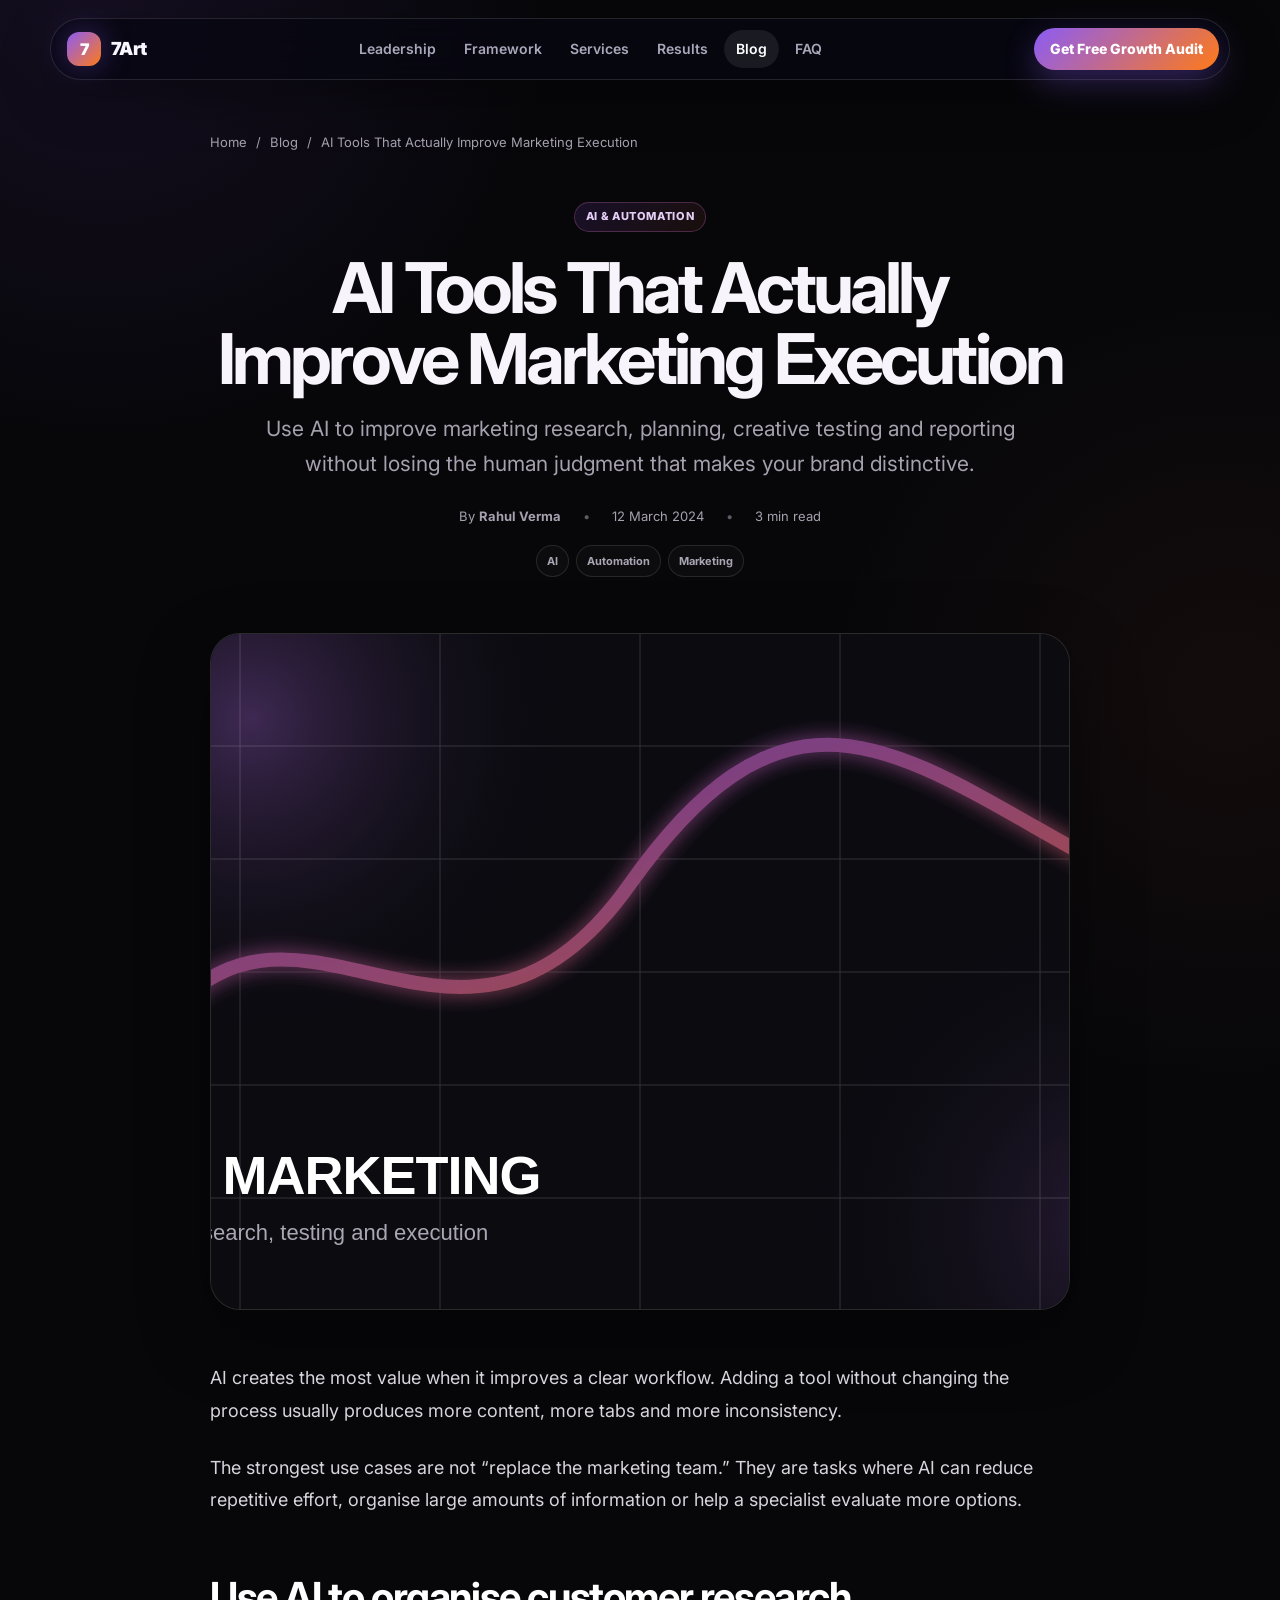
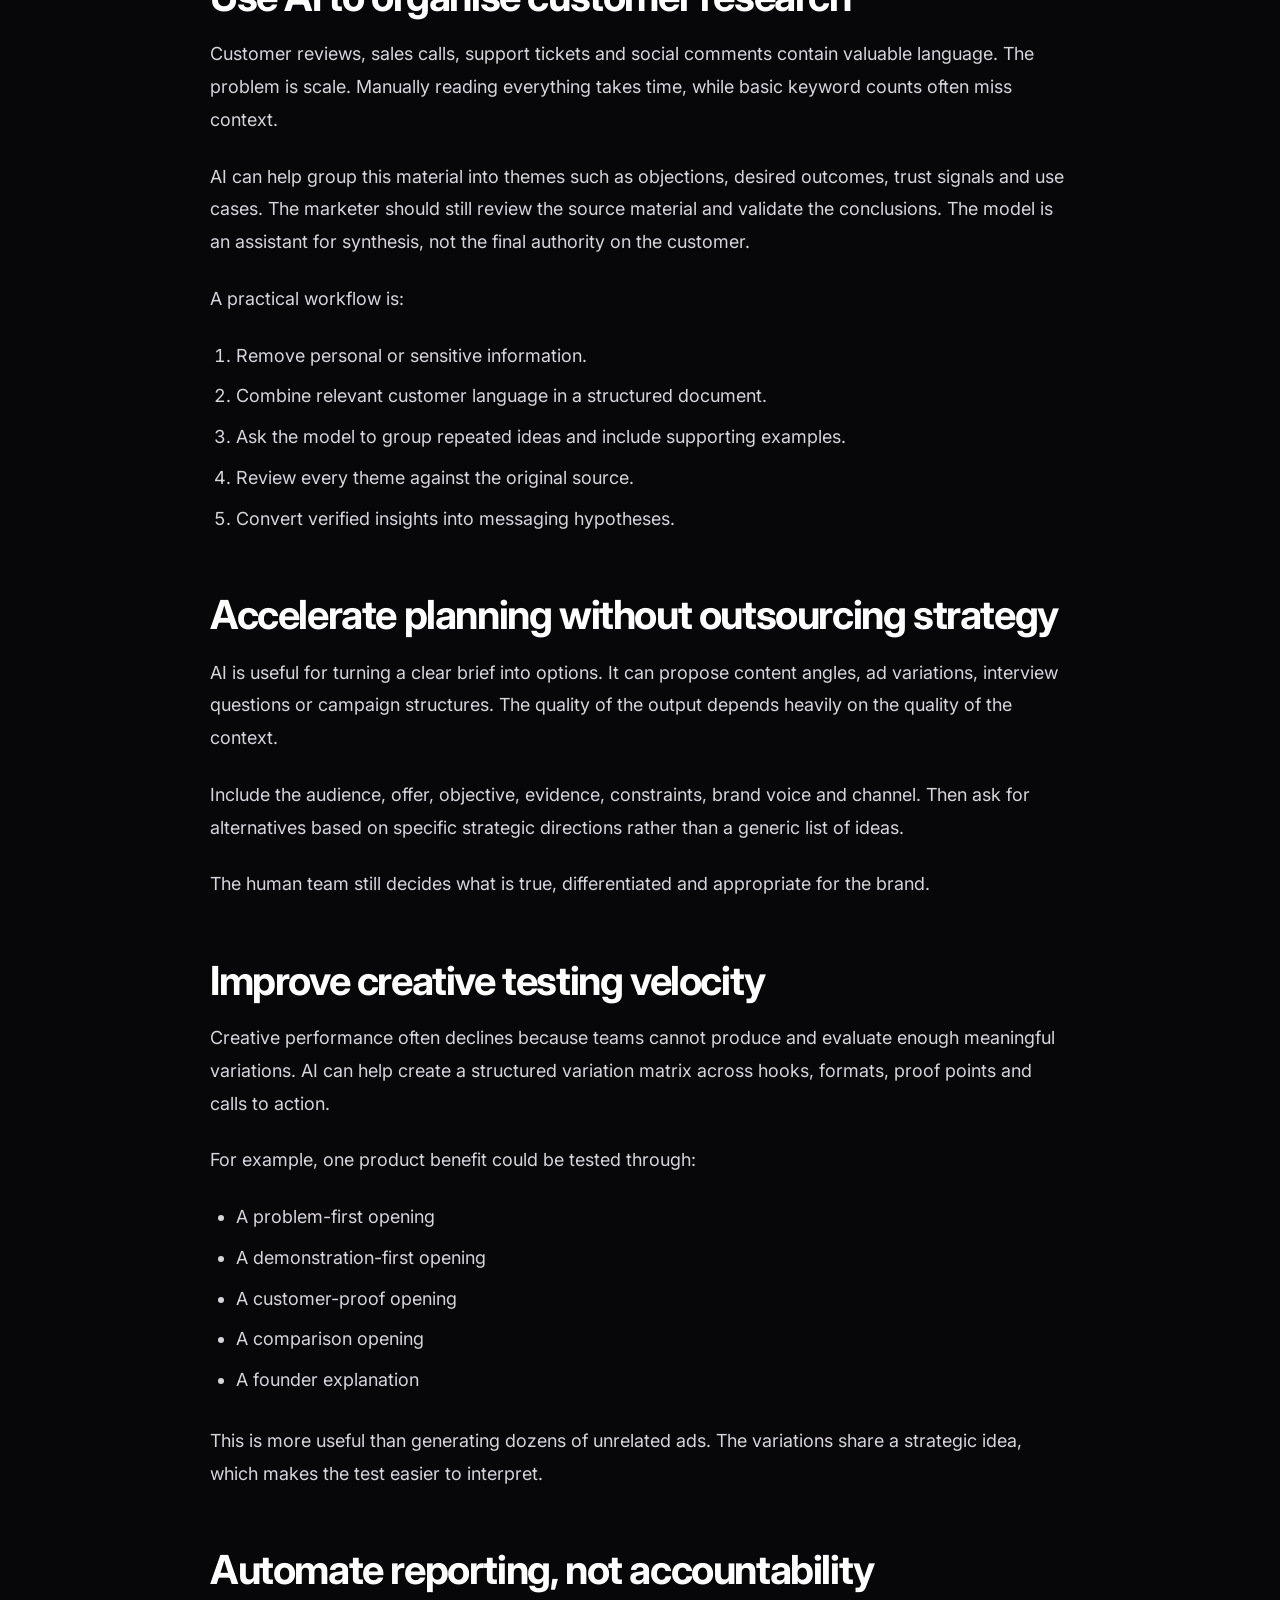
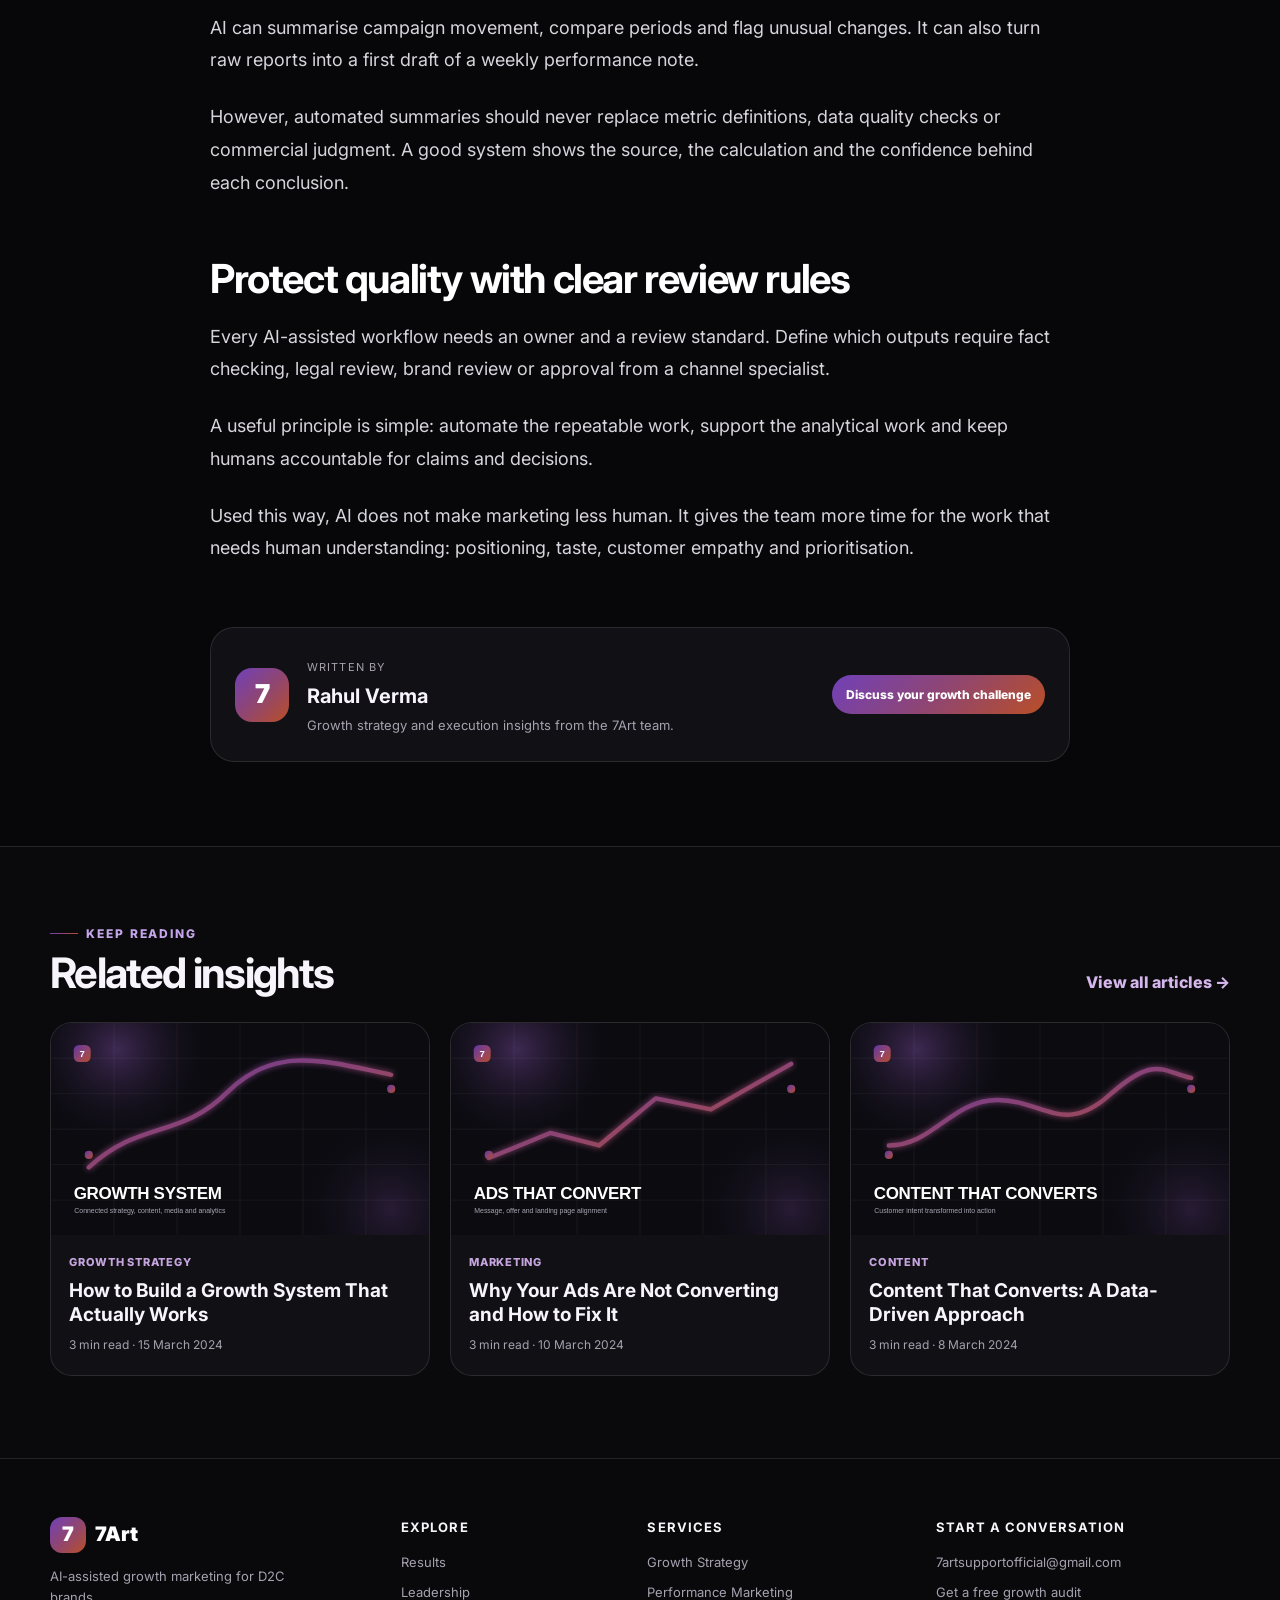
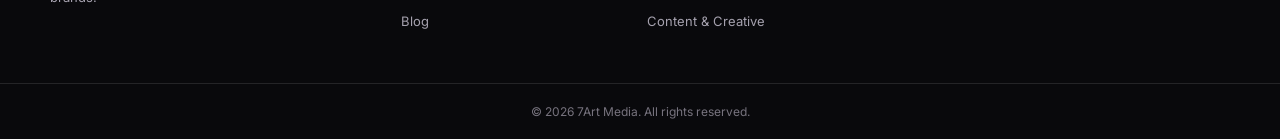
<file: blog/ai-tools-that-improve-marketing-execution/index.html>
<!doctype html>
<html lang="en">
<head>
  <meta charset="utf-8">
  <meta name="viewport" content="width=device-width, initial-scale=1">
  <title>AI Tools That Improve Marketing Execution | 7Art</title>
  <meta name="description" content="Use AI to improve marketing research, planning, creative testing and reporting without losing the human judgment that makes your brand distinctive.">
  <meta name="author" content="Rahul Verma">
  <link rel="canonical" href="https://7artmedia.com/blog/ai-tools-that-improve-marketing-execution/">
  <meta property="og:type" content="article">
  <meta property="og:title" content="AI Tools That Improve Marketing Execution">
  <meta property="og:description" content="Use AI to improve marketing research, planning, creative testing and reporting without losing the human judgment that makes your brand distinctive.">
  <meta property="og:url" content="https://7artmedia.com/blog/ai-tools-that-improve-marketing-execution/">
  <meta property="og:image" content="https://7artmedia.com/assets/blog/placeholders/ai-marketing.svg">
  <meta property="og:image:alt" content="Abstract AI marketing workflow with connected purple and orange nodes">
  <meta property="article:published_time" content="2024-03-12T09:00:00.000Z">
  <meta property="article:modified_time" content="2026-07-12T06:00:00.000Z">
  <meta property="article:section" content="AI &amp; Automation">
  <meta property="article:tag" content="AI">
  <meta property="article:tag" content="Automation">
  <meta property="article:tag" content="Marketing">
  <meta name="twitter:card" content="summary_large_image">
  <meta name="twitter:title" content="AI Tools That Improve Marketing Execution">
  <meta name="twitter:description" content="Use AI to improve marketing research, planning, creative testing and reporting without losing the human judgment that makes your brand distinctive.">
  <meta name="twitter:image" content="https://7artmedia.com/assets/blog/placeholders/ai-marketing.svg">
  <link rel="icon" href="/favicon.png">
  <link rel="preconnect" href="https://fonts.googleapis.com">
  <link rel="preconnect" href="https://fonts.gstatic.com" crossorigin>
  <link href="https://fonts.googleapis.com/css2?family=Inter:wght@400;500;600;700;800;900&display=swap" rel="stylesheet">
  <link rel="stylesheet" href="/global-navbar.css">
  <link rel="stylesheet" href="/blog-shared.css">
  <script type="application/ld+json">{"@context":"https://schema.org","@type":"BlogPosting","headline":"AI Tools That Actually Improve Marketing Execution","description":"Use AI to improve marketing research, planning, creative testing and reporting without losing the human judgment that makes your brand distinctive.","image":["https://7artmedia.com/assets/blog/placeholders/ai-marketing.svg"],"datePublished":"2024-03-12T09:00:00.000Z","dateModified":"2026-07-12T06:00:00.000Z","author":{"@type":"Person","name":"Rahul Verma"},"publisher":{"@type":"Organization","name":"7Art","logo":{"@type":"ImageObject","url":"https://7artmedia.com/favicon.png"}},"mainEntityOfPage":{"@type":"WebPage","@id":"https://7artmedia.com/blog/ai-tools-that-improve-marketing-execution/"},"articleSection":"AI & Automation","keywords":"AI, Automation, Marketing"}</script>
</head>
<body class="article-page">
  <a class="skip-link" href="#article-content">Skip to article</a>
  
  <nav class="global-nav" aria-label="Primary navigation" data-global-nav>
    <div class="global-nav__inner">
      <a class="global-nav__brand" href="/index.html" aria-label="7Art home">
        <span class="global-nav__mark" aria-hidden="true">7</span><span>7Art</span>
      </a>
      <div class="global-nav__links" id="globalNavLinks" data-global-nav-links>
        <a class="global-nav__link" href="/leadership.html">Leadership</a>
        <a class="global-nav__link" href="/index.html#framework">Framework</a>
        <a class="global-nav__link" href="/index.html#services">Services</a>
        <a class="global-nav__link" href="/results.html">Results</a>
        <a class="global-nav__link" href="/blog.html" aria-current="page">Blog</a>
        <a class="global-nav__link" href="/index.html#faq">FAQ</a>
      </div>
      <a class="global-nav__cta" href="/index.html#contact">Get Free Growth Audit</a>
      <button class="global-nav__toggle" type="button" aria-label="Open navigation" aria-controls="globalNavLinks" aria-expanded="false" data-global-nav-toggle>☰</button>
    </div>
  </nav>
  <main>
    <div class="article-shell">
      <nav class="breadcrumbs" aria-label="Breadcrumb"><a href="/">Home</a><span aria-hidden="true">/</span><a href="/blog.html">Blog</a><span aria-hidden="true">/</span><span aria-current="page">AI Tools That Actually Improve Marketing Execution</span></nav>
      <header class="article-header">
        <span class="category-pill">AI &amp; Automation</span>
        <h1>AI Tools That Actually Improve Marketing Execution</h1>
        <p class="article-deck">Use AI to improve marketing research, planning, creative testing and reporting without losing the human judgment that makes your brand distinctive.</p>
        <div class="article-meta"><span>By <strong>Rahul Verma</strong></span><span><time datetime="2024-03-12T09:00:00.000Z">12 March 2024</time></span><span>3 min read</span></div>
        <div class="article-tags"><span>AI</span><span>Automation</span><span>Marketing</span></div>
      </header>
      <figure class="article-cover"><img src="/assets/blog/placeholders/ai-marketing.svg" alt="Abstract AI marketing workflow with connected purple and orange nodes" width="1200" height="675" fetchpriority="high"></figure>
      <div class="article-content" id="article-content"><p>AI creates the most value when it improves a clear workflow. Adding a tool without changing the process usually produces more content, more tabs and more inconsistency.</p>
<p>The strongest use cases are not “replace the marketing team.” They are tasks where AI can reduce repetitive effort, organise large amounts of information or help a specialist evaluate more options.</p>
<h2 id="use-ai-to-organise-customer-research">Use AI to organise customer research</h2>
<p>Customer reviews, sales calls, support tickets and social comments contain valuable language. The problem is scale. Manually reading everything takes time, while basic keyword counts often miss context.</p>
<p>AI can help group this material into themes such as objections, desired outcomes, trust signals and use cases. The marketer should still review the source material and validate the conclusions. The model is an assistant for synthesis, not the final authority on the customer.</p>
<p>A practical workflow is:</p>
<ol>
<li>Remove personal or sensitive information.</li>
<li>Combine relevant customer language in a structured document.</li>
<li>Ask the model to group repeated ideas and include supporting examples.</li>
<li>Review every theme against the original source.</li>
<li>Convert verified insights into messaging hypotheses.</li>
</ol>
<h2 id="accelerate-planning-without-outsourcing-strategy">Accelerate planning without outsourcing strategy</h2>
<p>AI is useful for turning a clear brief into options. It can propose content angles, ad variations, interview questions or campaign structures. The quality of the output depends heavily on the quality of the context.</p>
<p>Include the audience, offer, objective, evidence, constraints, brand voice and channel. Then ask for alternatives based on specific strategic directions rather than a generic list of ideas.</p>
<p>The human team still decides what is true, differentiated and appropriate for the brand.</p>
<h2 id="improve-creative-testing-velocity">Improve creative testing velocity</h2>
<p>Creative performance often declines because teams cannot produce and evaluate enough meaningful variations. AI can help create a structured variation matrix across hooks, formats, proof points and calls to action.</p>
<p>For example, one product benefit could be tested through:</p>
<ul>
<li>A problem-first opening</li>
<li>A demonstration-first opening</li>
<li>A customer-proof opening</li>
<li>A comparison opening</li>
<li>A founder explanation</li>
</ul>
<p>This is more useful than generating dozens of unrelated ads. The variations share a strategic idea, which makes the test easier to interpret.</p>
<h2 id="automate-reporting-not-accountability">Automate reporting, not accountability</h2>
<p>AI can summarise campaign movement, compare periods and flag unusual changes. It can also turn raw reports into a first draft of a weekly performance note.</p>
<p>However, automated summaries should never replace metric definitions, data quality checks or commercial judgment. A good system shows the source, the calculation and the confidence behind each conclusion.</p>
<h2 id="protect-quality-with-clear-review-rules">Protect quality with clear review rules</h2>
<p>Every AI-assisted workflow needs an owner and a review standard. Define which outputs require fact checking, legal review, brand review or approval from a channel specialist.</p>
<p>A useful principle is simple: automate the repeatable work, support the analytical work and keep humans accountable for claims and decisions.</p>
<p>Used this way, AI does not make marketing less human. It gives the team more time for the work that needs human understanding: positioning, taste, customer empathy and prioritisation.</p>
</div>
      <aside class="author-box" aria-label="About the author"><div class="author-avatar" aria-hidden="true">7</div><div><span>Written by</span><h2>Rahul Verma</h2><p>Growth strategy and execution insights from the 7Art team.</p></div><a href="/index.html#contact">Discuss your growth challenge</a></aside>
    </div>
    <section class="related-section"><div class="blog-shell"><div class="section-heading"><div><span class="eyebrow">KEEP READING</span><h2>Related insights</h2></div><a class="read-link" href="/blog.html">View all articles →</a></div><div class="related-grid"><article class="related-card"><a href="/blog/how-to-build-a-growth-system-that-actually-works/"><img src="/assets/blog/placeholders/growth-system.svg" alt="Abstract purple and orange growth system framework with connected stages" loading="lazy"><span>Growth Strategy</span><h3>How to Build a Growth System That Actually Works</h3><p>3 min read · 15 March 2024</p></a></article><article class="related-card"><a href="/blog/why-your-ads-are-not-converting/"><img src="/assets/blog/placeholders/ads-converting.svg" alt="Marketing conversion dashboard with a rising purple and orange performance line" loading="lazy"><span>Marketing</span><h3>Why Your Ads Are Not Converting and How to Fix It</h3><p>3 min read · 10 March 2024</p></a></article><article class="related-card"><a href="/blog/content-that-converts-data-driven-approach/"><img src="/assets/blog/placeholders/content-converts.svg" alt="Content strategy blocks flowing into a purple and orange conversion path" loading="lazy"><span>Content</span><h3>Content That Converts: A Data-Driven Approach</h3><p>3 min read · 8 March 2024</p></a></article></div></div></section>
  </main>
  
  <footer class="blog-footer-site">
    <div class="blog-footer-grid">
      <div>
        <a class="footer-brand" href="/index.html"><span>7</span>7Art</a>
        <p>AI-assisted growth marketing for D2C brands.</p>
      </div>
      <div><h2>Explore</h2><a href="/results.html">Results</a><a href="/leadership.html">Leadership</a><a href="/blog.html">Blog</a></div>
      <div><h2>Services</h2><a href="/index.html#services">Growth Strategy</a><a href="/index.html#services">Performance Marketing</a><a href="/index.html#services">Content & Creative</a></div>
      <div><h2>Start a conversation</h2><a href="mailto:7artsupportofficial@gmail.com">7artsupportofficial@gmail.com</a><a href="/index.html#contact">Get a free growth audit</a></div>
    </div>
    <div class="blog-footer-bottom">© 2026 7Art Media. All rights reserved.</div>
  </footer>
  <script src="/global-navbar.js"></script>
</body>
</html>
</file>
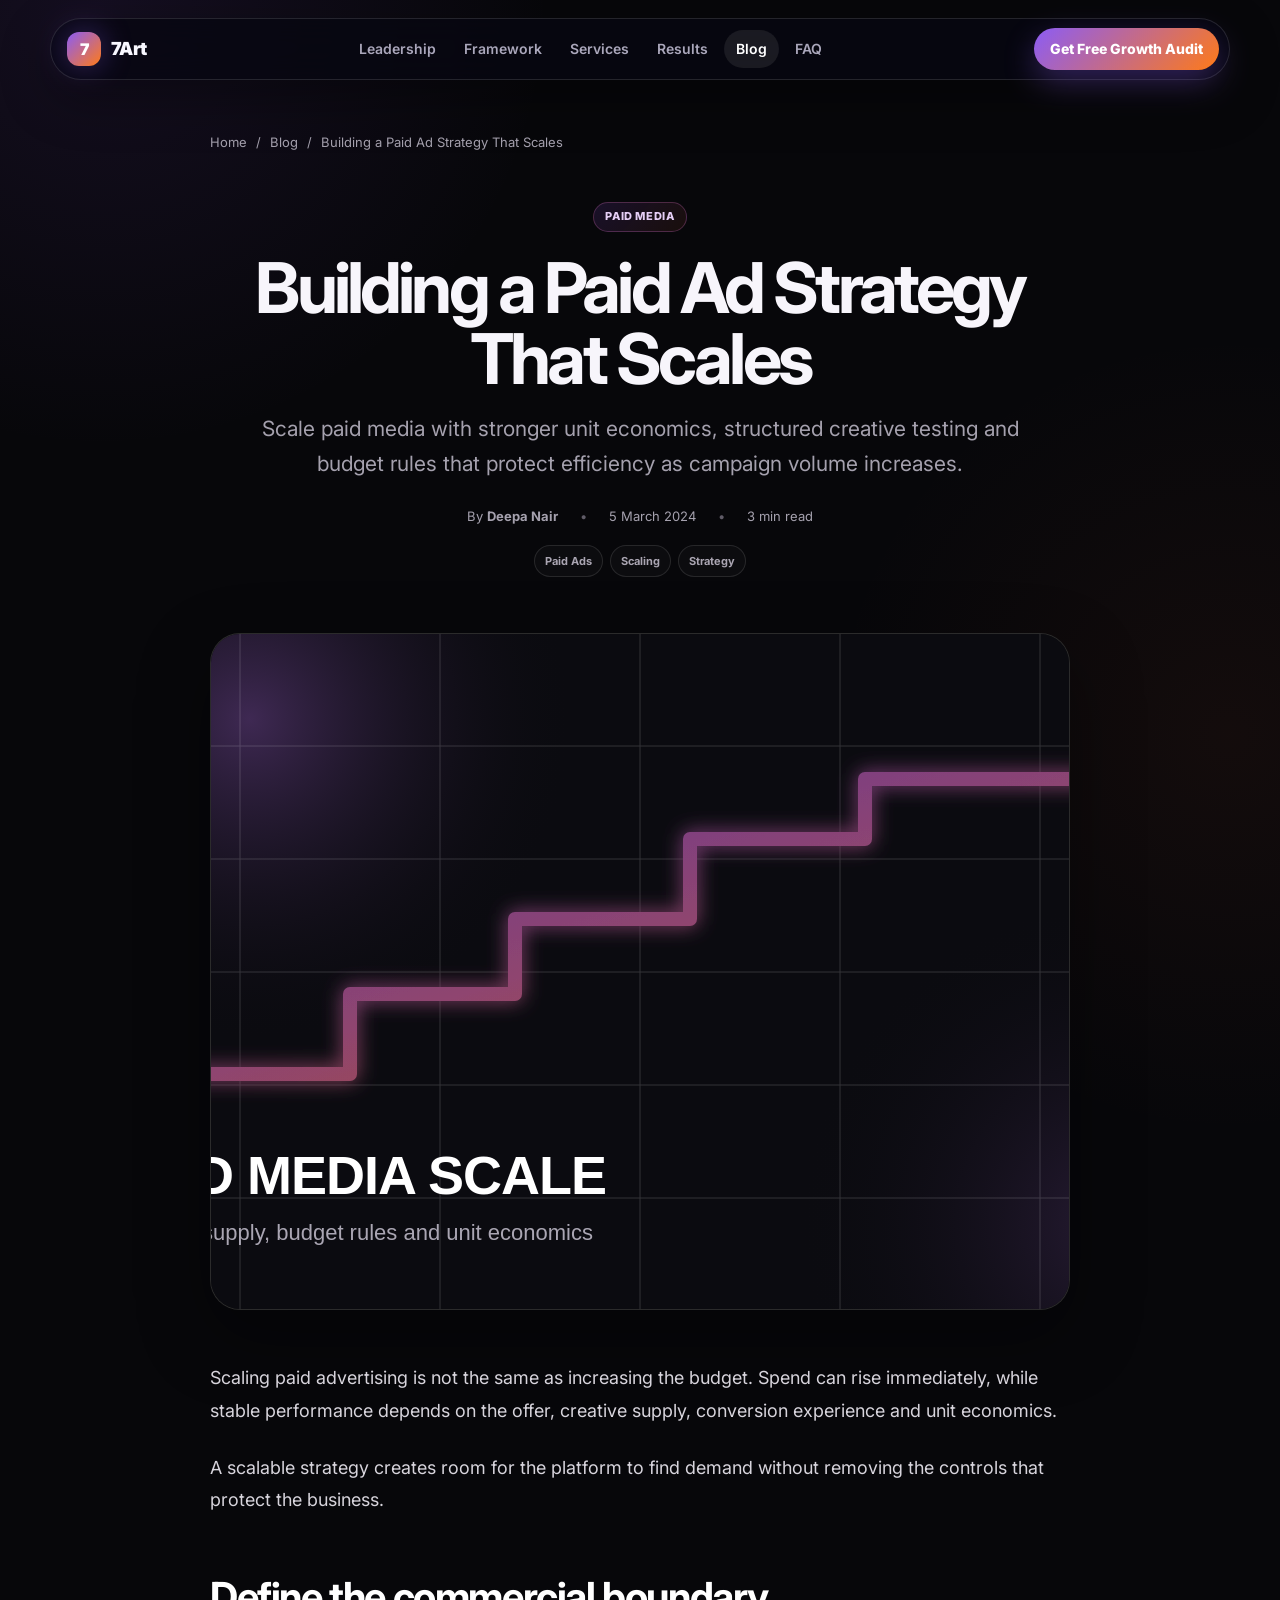
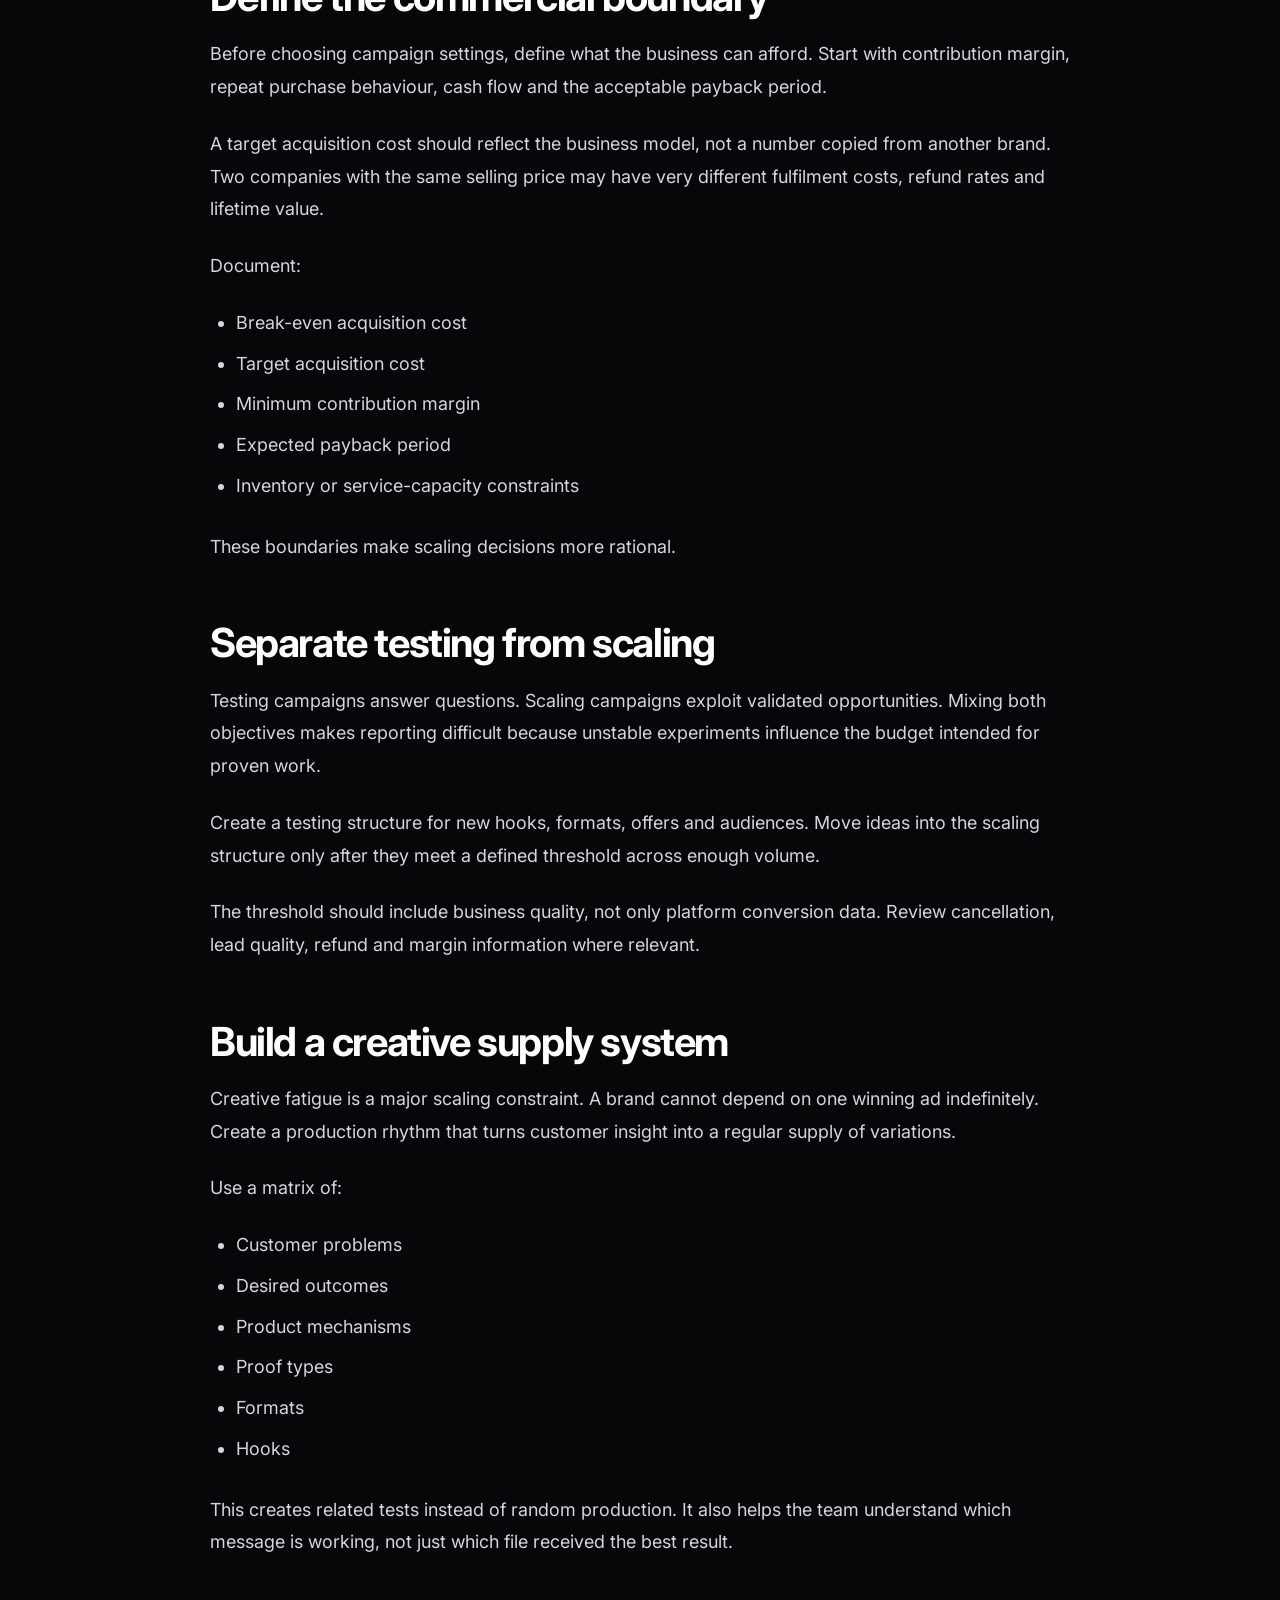
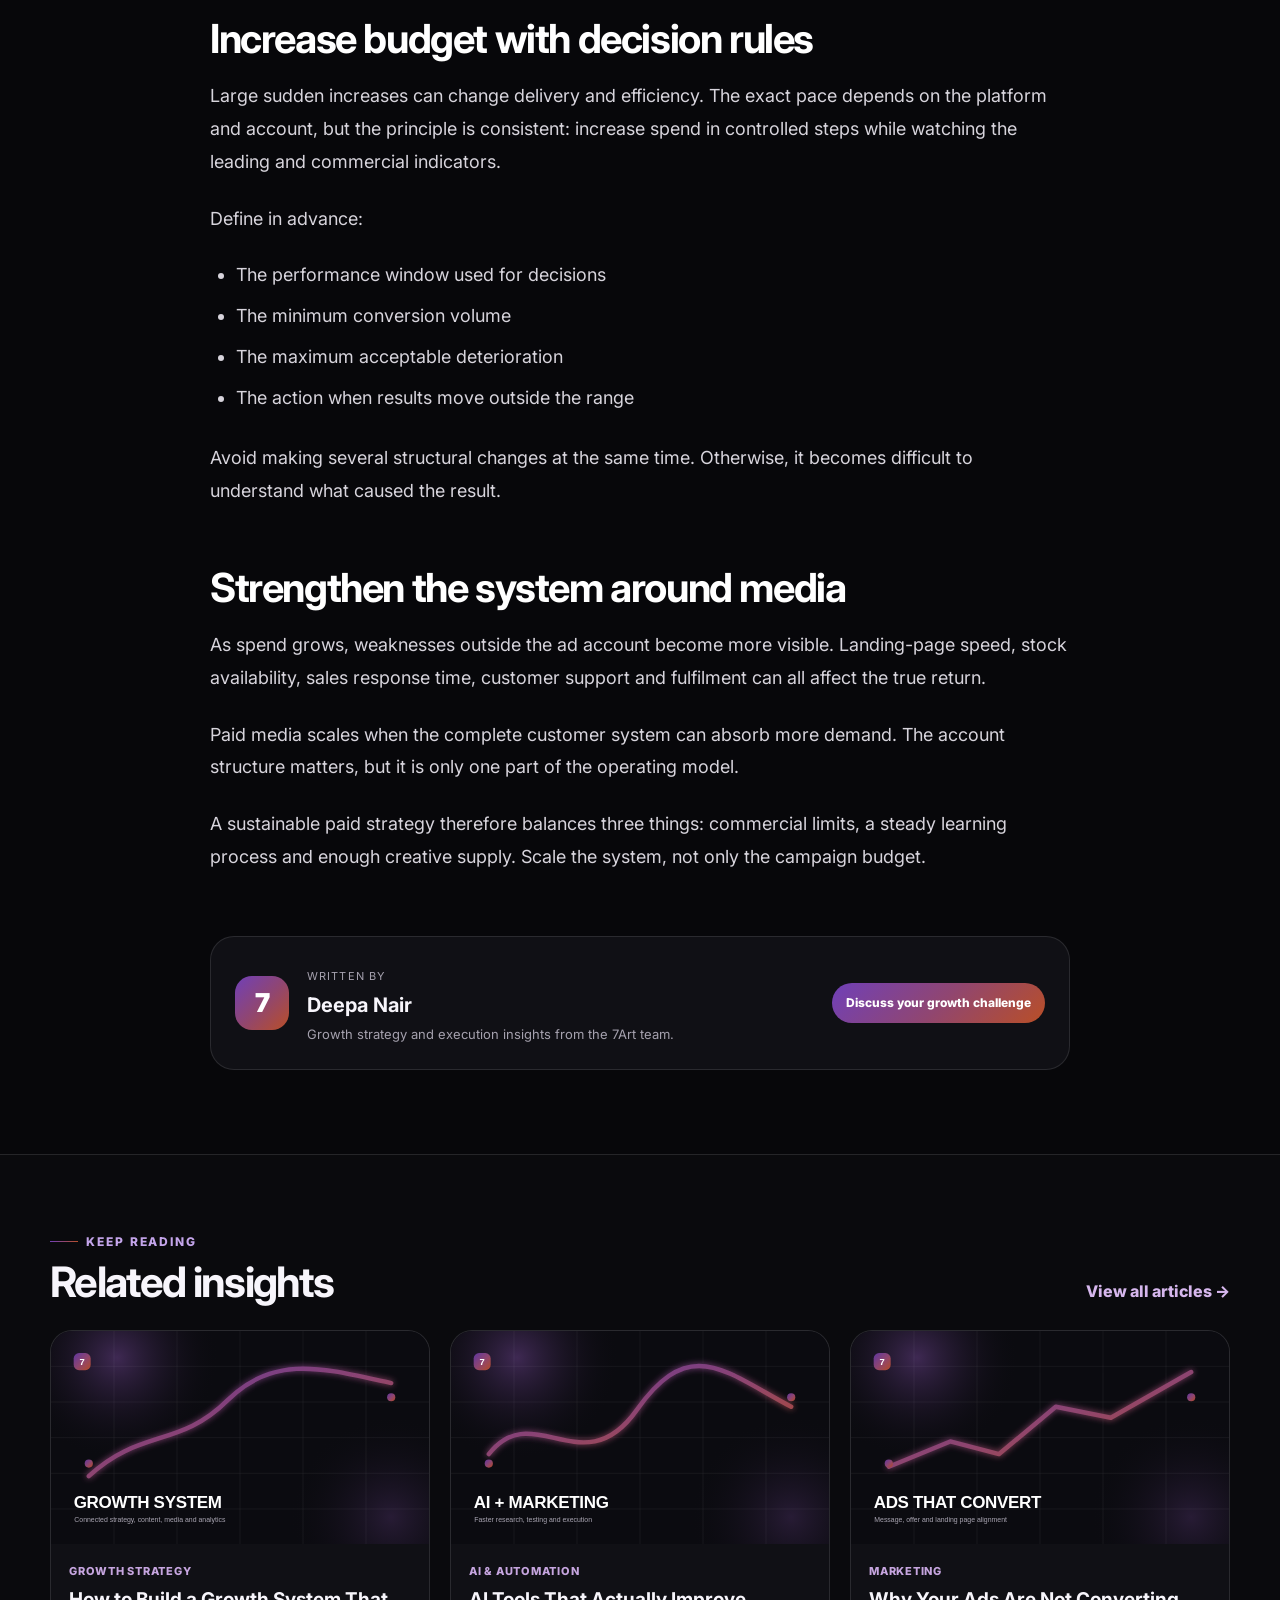
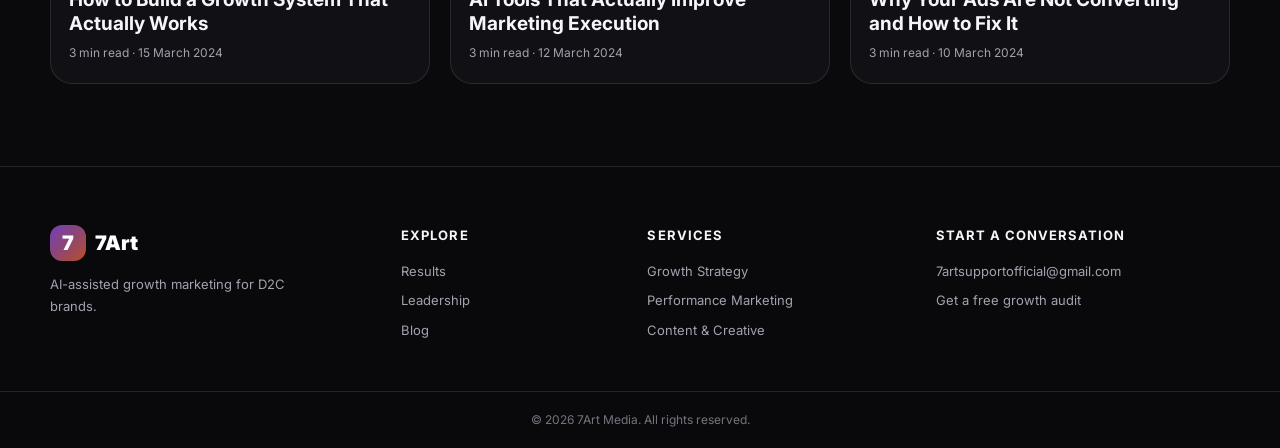
<file: blog/building-a-paid-ad-strategy-that-scales/index.html>
<!doctype html>
<html lang="en">
<head>
  <meta charset="utf-8">
  <meta name="viewport" content="width=device-width, initial-scale=1">
  <title>Build a Paid Ad Strategy That Scales | 7Art</title>
  <meta name="description" content="Scale paid media with stronger unit economics, structured creative testing and budget rules that protect efficiency as campaign volume increases.">
  <meta name="author" content="Deepa Nair">
  <link rel="canonical" href="https://7artmedia.com/blog/building-a-paid-ad-strategy-that-scales/">
  <meta property="og:type" content="article">
  <meta property="og:title" content="Build a Paid Ad Strategy That Scales">
  <meta property="og:description" content="Scale paid media with stronger unit economics, structured creative testing and budget rules that protect efficiency as campaign volume increases.">
  <meta property="og:url" content="https://7artmedia.com/blog/building-a-paid-ad-strategy-that-scales/">
  <meta property="og:image" content="https://7artmedia.com/assets/blog/placeholders/paid-ad-strategy.svg">
  <meta property="og:image:alt" content="Paid advertising scale framework represented by layered purple and orange bars">
  <meta property="article:published_time" content="2024-03-05T09:00:00.000Z">
  <meta property="article:modified_time" content="2026-07-12T06:00:00.000Z">
  <meta property="article:section" content="Paid Media">
  <meta property="article:tag" content="Paid Ads">
  <meta property="article:tag" content="Scaling">
  <meta property="article:tag" content="Strategy">
  <meta name="twitter:card" content="summary_large_image">
  <meta name="twitter:title" content="Build a Paid Ad Strategy That Scales">
  <meta name="twitter:description" content="Scale paid media with stronger unit economics, structured creative testing and budget rules that protect efficiency as campaign volume increases.">
  <meta name="twitter:image" content="https://7artmedia.com/assets/blog/placeholders/paid-ad-strategy.svg">
  <link rel="icon" href="/favicon.png">
  <link rel="preconnect" href="https://fonts.googleapis.com">
  <link rel="preconnect" href="https://fonts.gstatic.com" crossorigin>
  <link href="https://fonts.googleapis.com/css2?family=Inter:wght@400;500;600;700;800;900&display=swap" rel="stylesheet">
  <link rel="stylesheet" href="/global-navbar.css">
  <link rel="stylesheet" href="/blog-shared.css">
  <script type="application/ld+json">{"@context":"https://schema.org","@type":"BlogPosting","headline":"Building a Paid Ad Strategy That Scales","description":"Scale paid media with stronger unit economics, structured creative testing and budget rules that protect efficiency as campaign volume increases.","image":["https://7artmedia.com/assets/blog/placeholders/paid-ad-strategy.svg"],"datePublished":"2024-03-05T09:00:00.000Z","dateModified":"2026-07-12T06:00:00.000Z","author":{"@type":"Person","name":"Deepa Nair"},"publisher":{"@type":"Organization","name":"7Art","logo":{"@type":"ImageObject","url":"https://7artmedia.com/favicon.png"}},"mainEntityOfPage":{"@type":"WebPage","@id":"https://7artmedia.com/blog/building-a-paid-ad-strategy-that-scales/"},"articleSection":"Paid Media","keywords":"Paid Ads, Scaling, Strategy"}</script>
</head>
<body class="article-page">
  <a class="skip-link" href="#article-content">Skip to article</a>
  
  <nav class="global-nav" aria-label="Primary navigation" data-global-nav>
    <div class="global-nav__inner">
      <a class="global-nav__brand" href="/index.html" aria-label="7Art home">
        <span class="global-nav__mark" aria-hidden="true">7</span><span>7Art</span>
      </a>
      <div class="global-nav__links" id="globalNavLinks" data-global-nav-links>
        <a class="global-nav__link" href="/leadership.html">Leadership</a>
        <a class="global-nav__link" href="/index.html#framework">Framework</a>
        <a class="global-nav__link" href="/index.html#services">Services</a>
        <a class="global-nav__link" href="/results.html">Results</a>
        <a class="global-nav__link" href="/blog.html" aria-current="page">Blog</a>
        <a class="global-nav__link" href="/index.html#faq">FAQ</a>
      </div>
      <a class="global-nav__cta" href="/index.html#contact">Get Free Growth Audit</a>
      <button class="global-nav__toggle" type="button" aria-label="Open navigation" aria-controls="globalNavLinks" aria-expanded="false" data-global-nav-toggle>☰</button>
    </div>
  </nav>
  <main>
    <div class="article-shell">
      <nav class="breadcrumbs" aria-label="Breadcrumb"><a href="/">Home</a><span aria-hidden="true">/</span><a href="/blog.html">Blog</a><span aria-hidden="true">/</span><span aria-current="page">Building a Paid Ad Strategy That Scales</span></nav>
      <header class="article-header">
        <span class="category-pill">Paid Media</span>
        <h1>Building a Paid Ad Strategy That Scales</h1>
        <p class="article-deck">Scale paid media with stronger unit economics, structured creative testing and budget rules that protect efficiency as campaign volume increases.</p>
        <div class="article-meta"><span>By <strong>Deepa Nair</strong></span><span><time datetime="2024-03-05T09:00:00.000Z">5 March 2024</time></span><span>3 min read</span></div>
        <div class="article-tags"><span>Paid Ads</span><span>Scaling</span><span>Strategy</span></div>
      </header>
      <figure class="article-cover"><img src="/assets/blog/placeholders/paid-ad-strategy.svg" alt="Paid advertising scale framework represented by layered purple and orange bars" width="1200" height="675" fetchpriority="high"></figure>
      <div class="article-content" id="article-content"><p>Scaling paid advertising is not the same as increasing the budget. Spend can rise immediately, while stable performance depends on the offer, creative supply, conversion experience and unit economics.</p>
<p>A scalable strategy creates room for the platform to find demand without removing the controls that protect the business.</p>
<h2 id="define-the-commercial-boundary">Define the commercial boundary</h2>
<p>Before choosing campaign settings, define what the business can afford. Start with contribution margin, repeat purchase behaviour, cash flow and the acceptable payback period.</p>
<p>A target acquisition cost should reflect the business model, not a number copied from another brand. Two companies with the same selling price may have very different fulfilment costs, refund rates and lifetime value.</p>
<p>Document:</p>
<ul>
<li>Break-even acquisition cost</li>
<li>Target acquisition cost</li>
<li>Minimum contribution margin</li>
<li>Expected payback period</li>
<li>Inventory or service-capacity constraints</li>
</ul>
<p>These boundaries make scaling decisions more rational.</p>
<h2 id="separate-testing-from-scaling">Separate testing from scaling</h2>
<p>Testing campaigns answer questions. Scaling campaigns exploit validated opportunities. Mixing both objectives makes reporting difficult because unstable experiments influence the budget intended for proven work.</p>
<p>Create a testing structure for new hooks, formats, offers and audiences. Move ideas into the scaling structure only after they meet a defined threshold across enough volume.</p>
<p>The threshold should include business quality, not only platform conversion data. Review cancellation, lead quality, refund and margin information where relevant.</p>
<h2 id="build-a-creative-supply-system">Build a creative supply system</h2>
<p>Creative fatigue is a major scaling constraint. A brand cannot depend on one winning ad indefinitely. Create a production rhythm that turns customer insight into a regular supply of variations.</p>
<p>Use a matrix of:</p>
<ul>
<li>Customer problems</li>
<li>Desired outcomes</li>
<li>Product mechanisms</li>
<li>Proof types</li>
<li>Formats</li>
<li>Hooks</li>
</ul>
<p>This creates related tests instead of random production. It also helps the team understand which message is working, not just which file received the best result.</p>
<h2 id="increase-budget-with-decision-rules">Increase budget with decision rules</h2>
<p>Large sudden increases can change delivery and efficiency. The exact pace depends on the platform and account, but the principle is consistent: increase spend in controlled steps while watching the leading and commercial indicators.</p>
<p>Define in advance:</p>
<ul>
<li>The performance window used for decisions</li>
<li>The minimum conversion volume</li>
<li>The maximum acceptable deterioration</li>
<li>The action when results move outside the range</li>
</ul>
<p>Avoid making several structural changes at the same time. Otherwise, it becomes difficult to understand what caused the result.</p>
<h2 id="strengthen-the-system-around-media">Strengthen the system around media</h2>
<p>As spend grows, weaknesses outside the ad account become more visible. Landing-page speed, stock availability, sales response time, customer support and fulfilment can all affect the true return.</p>
<p>Paid media scales when the complete customer system can absorb more demand. The account structure matters, but it is only one part of the operating model.</p>
<p>A sustainable paid strategy therefore balances three things: commercial limits, a steady learning process and enough creative supply. Scale the system, not only the campaign budget.</p>
</div>
      <aside class="author-box" aria-label="About the author"><div class="author-avatar" aria-hidden="true">7</div><div><span>Written by</span><h2>Deepa Nair</h2><p>Growth strategy and execution insights from the 7Art team.</p></div><a href="/index.html#contact">Discuss your growth challenge</a></aside>
    </div>
    <section class="related-section"><div class="blog-shell"><div class="section-heading"><div><span class="eyebrow">KEEP READING</span><h2>Related insights</h2></div><a class="read-link" href="/blog.html">View all articles →</a></div><div class="related-grid"><article class="related-card"><a href="/blog/how-to-build-a-growth-system-that-actually-works/"><img src="/assets/blog/placeholders/growth-system.svg" alt="Abstract purple and orange growth system framework with connected stages" loading="lazy"><span>Growth Strategy</span><h3>How to Build a Growth System That Actually Works</h3><p>3 min read · 15 March 2024</p></a></article><article class="related-card"><a href="/blog/ai-tools-that-improve-marketing-execution/"><img src="/assets/blog/placeholders/ai-marketing.svg" alt="Abstract AI marketing workflow with connected purple and orange nodes" loading="lazy"><span>AI &amp; Automation</span><h3>AI Tools That Actually Improve Marketing Execution</h3><p>3 min read · 12 March 2024</p></a></article><article class="related-card"><a href="/blog/why-your-ads-are-not-converting/"><img src="/assets/blog/placeholders/ads-converting.svg" alt="Marketing conversion dashboard with a rising purple and orange performance line" loading="lazy"><span>Marketing</span><h3>Why Your Ads Are Not Converting and How to Fix It</h3><p>3 min read · 10 March 2024</p></a></article></div></div></section>
  </main>
  
  <footer class="blog-footer-site">
    <div class="blog-footer-grid">
      <div>
        <a class="footer-brand" href="/index.html"><span>7</span>7Art</a>
        <p>AI-assisted growth marketing for D2C brands.</p>
      </div>
      <div><h2>Explore</h2><a href="/results.html">Results</a><a href="/leadership.html">Leadership</a><a href="/blog.html">Blog</a></div>
      <div><h2>Services</h2><a href="/index.html#services">Growth Strategy</a><a href="/index.html#services">Performance Marketing</a><a href="/index.html#services">Content & Creative</a></div>
      <div><h2>Start a conversation</h2><a href="mailto:7artsupportofficial@gmail.com">7artsupportofficial@gmail.com</a><a href="/index.html#contact">Get a free growth audit</a></div>
    </div>
    <div class="blog-footer-bottom">© 2026 7Art Media. All rights reserved.</div>
  </footer>
  <script src="/global-navbar.js"></script>
</body>
</html>
</file>
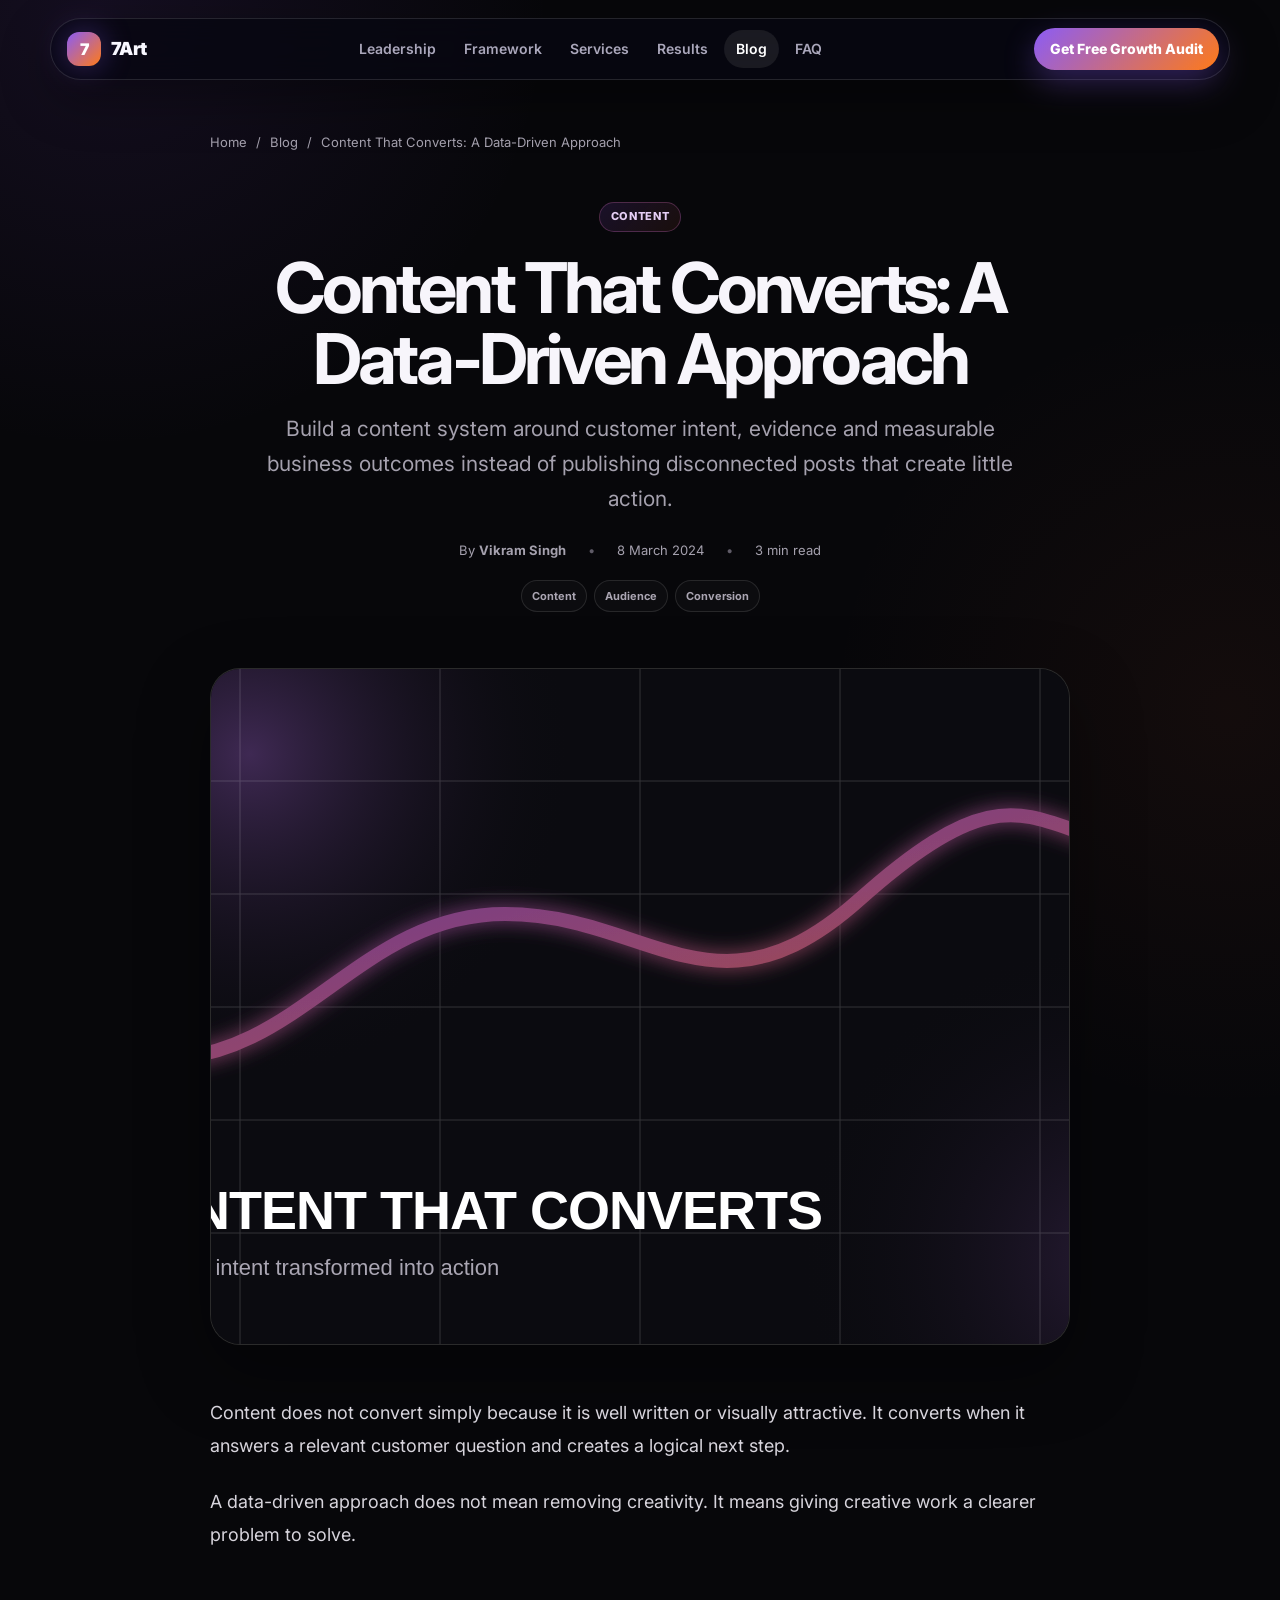
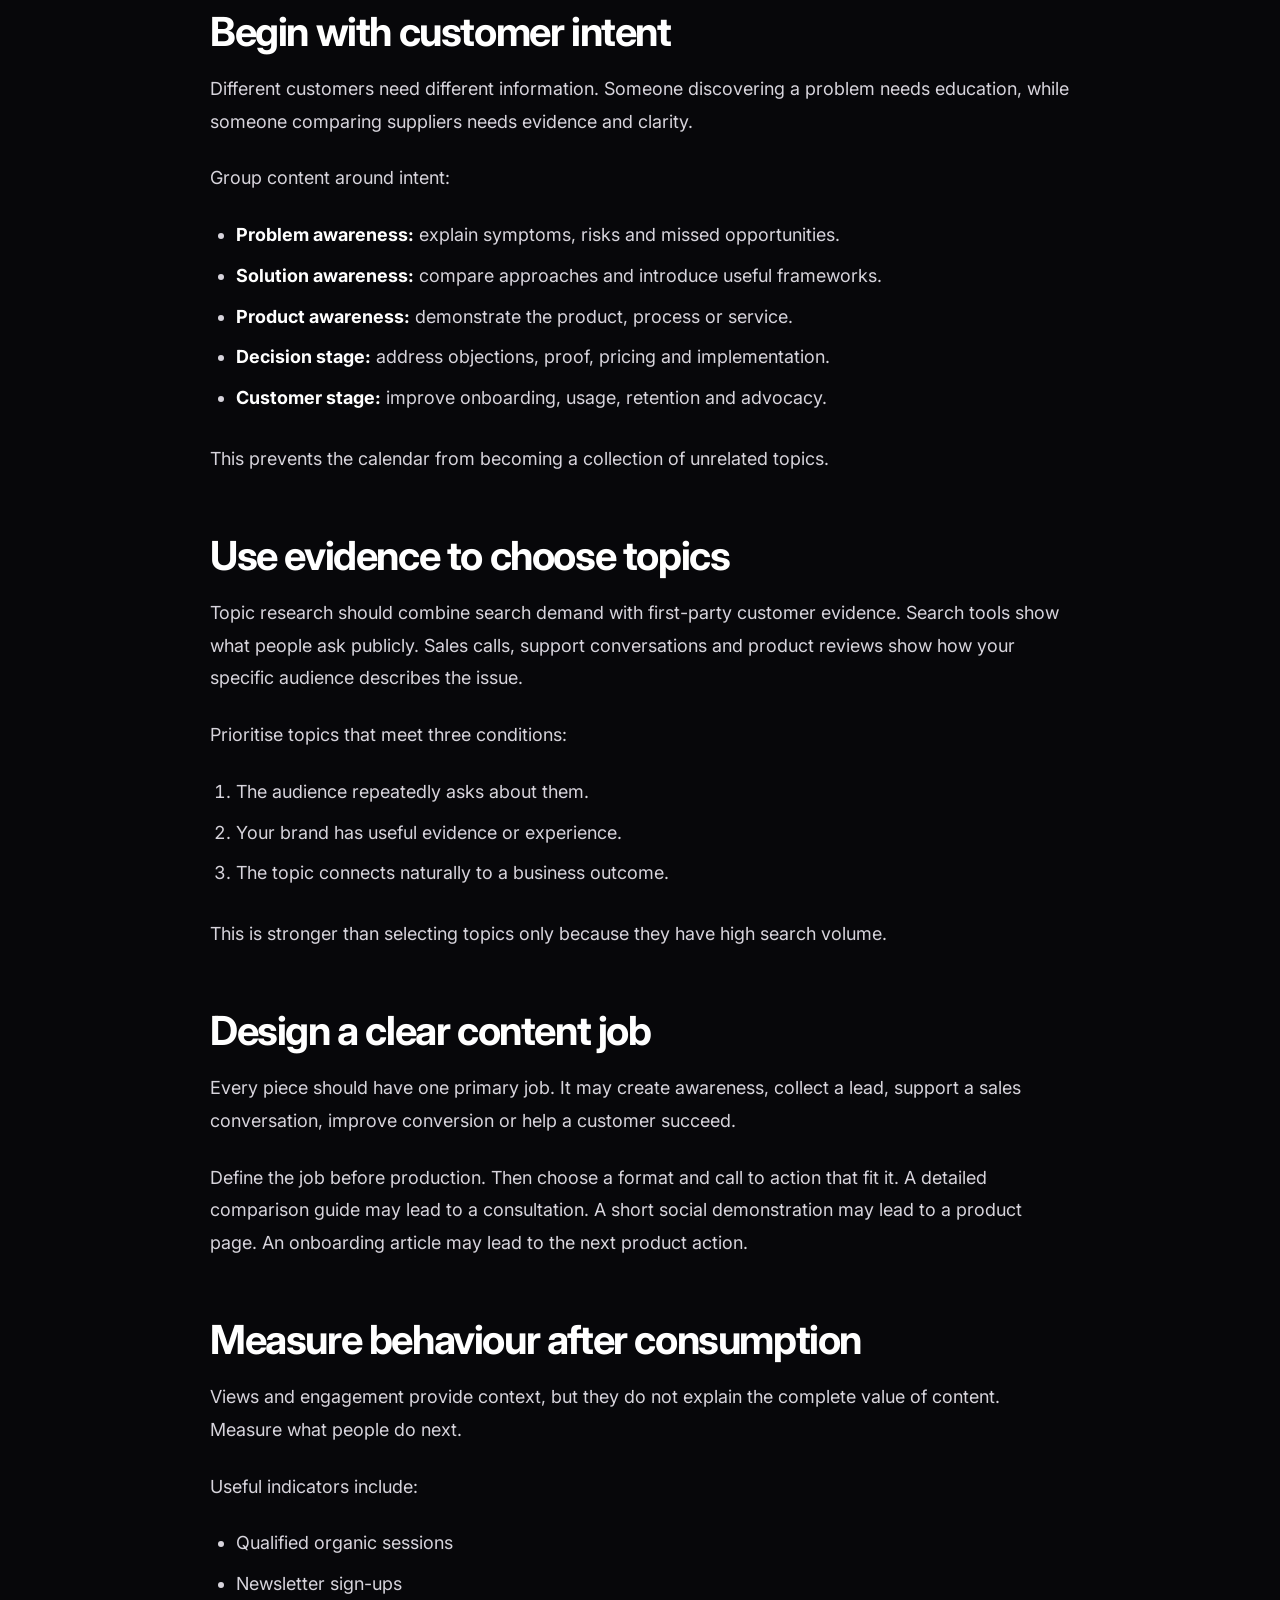
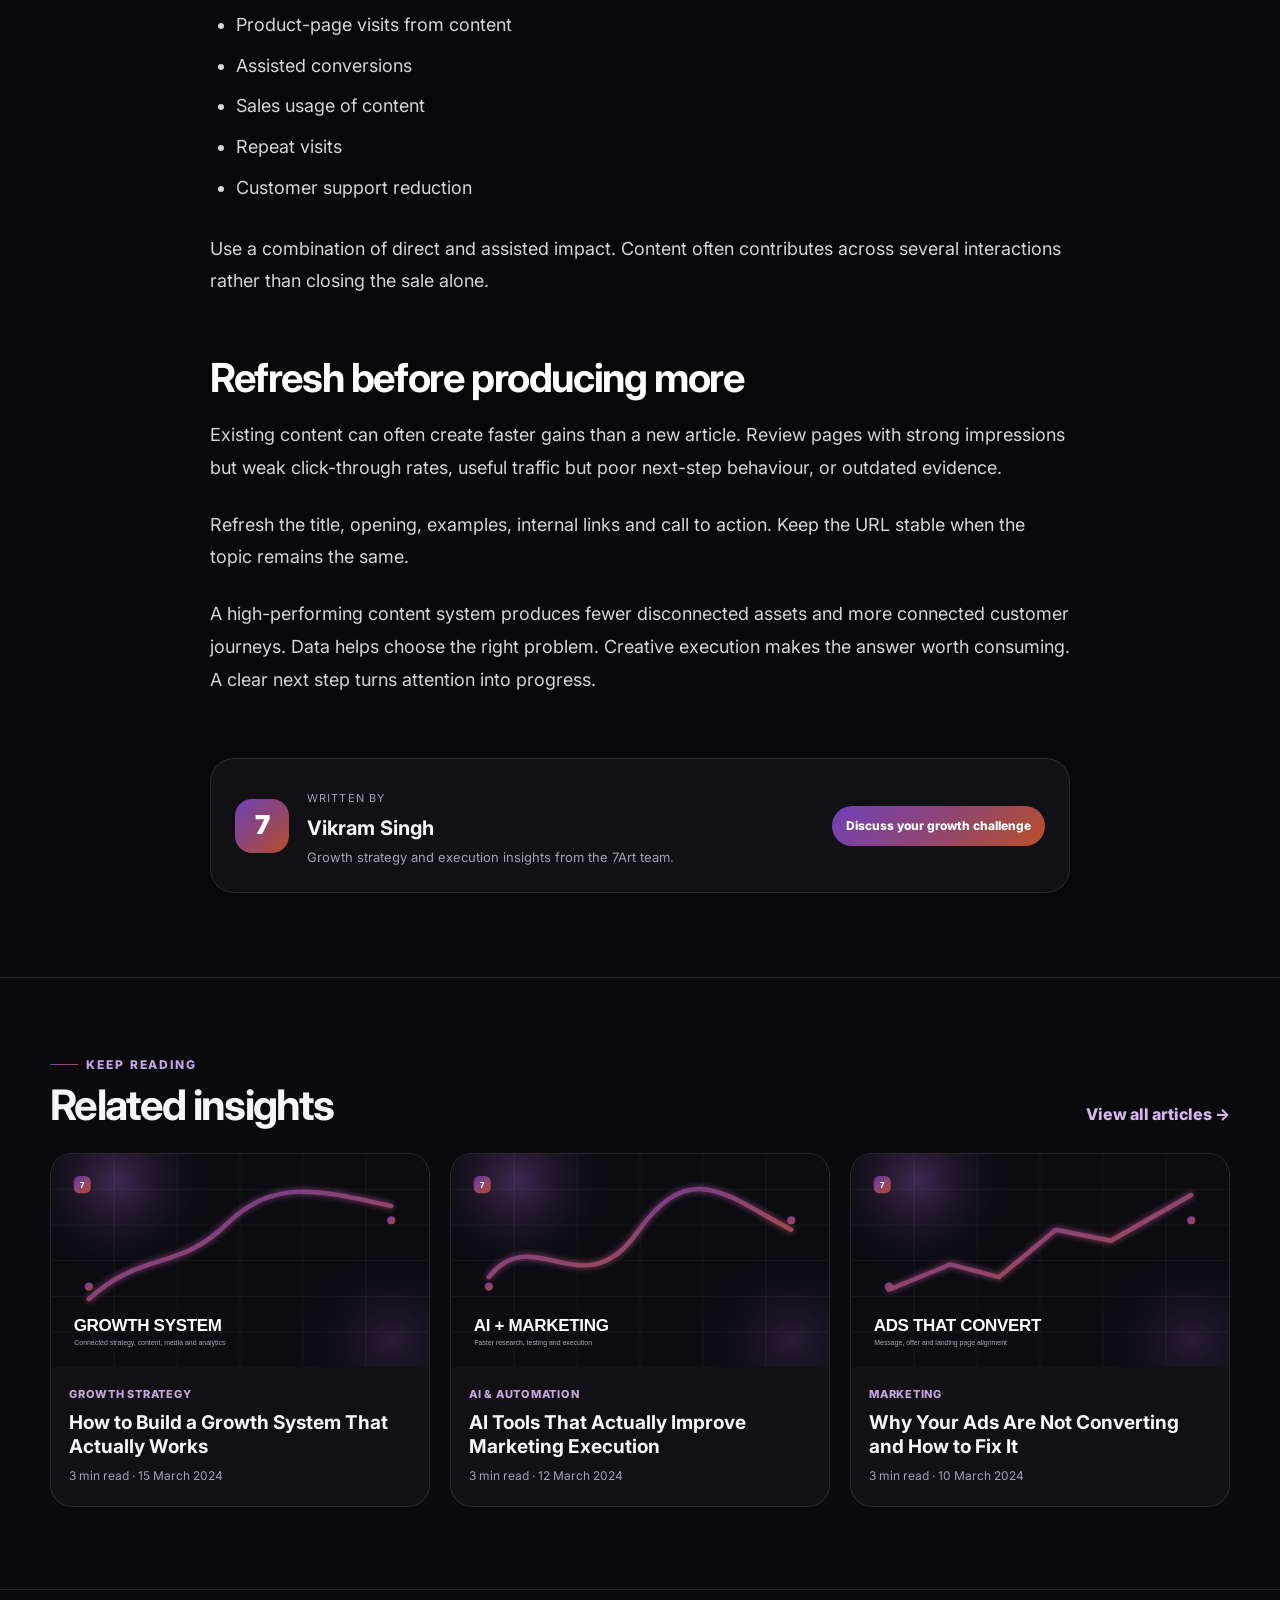
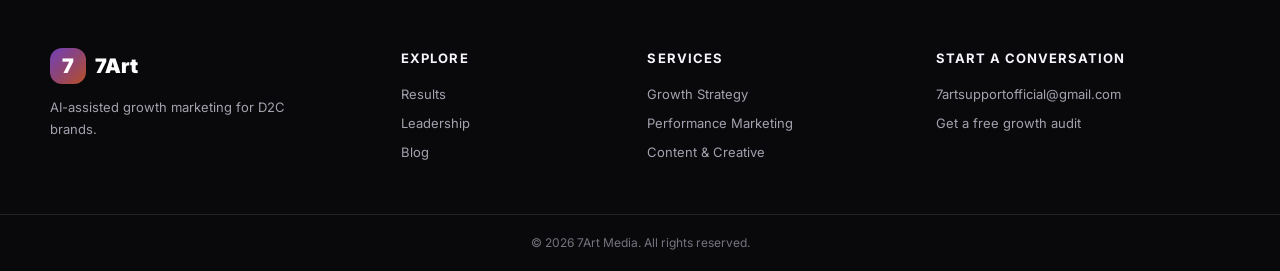
<file: blog/content-that-converts-data-driven-approach/index.html>
<!doctype html>
<html lang="en">
<head>
  <meta charset="utf-8">
  <meta name="viewport" content="width=device-width, initial-scale=1">
  <title>Content That Converts With a Data-Driven Approach | 7Art</title>
  <meta name="description" content="Build a content system around customer intent, evidence and measurable business outcomes instead of publishing disconnected posts that create little action.">
  <meta name="author" content="Vikram Singh">
  <link rel="canonical" href="https://7artmedia.com/blog/content-that-converts-data-driven-approach/">
  <meta property="og:type" content="article">
  <meta property="og:title" content="Content That Converts With a Data-Driven Approach">
  <meta property="og:description" content="Build a content system around customer intent, evidence and measurable business outcomes instead of publishing disconnected posts that create little action.">
  <meta property="og:url" content="https://7artmedia.com/blog/content-that-converts-data-driven-approach/">
  <meta property="og:image" content="https://7artmedia.com/assets/blog/placeholders/content-converts.svg">
  <meta property="og:image:alt" content="Content strategy blocks flowing into a purple and orange conversion path">
  <meta property="article:published_time" content="2024-03-08T09:00:00.000Z">
  <meta property="article:modified_time" content="2026-07-12T06:00:00.000Z">
  <meta property="article:section" content="Content">
  <meta property="article:tag" content="Content">
  <meta property="article:tag" content="Audience">
  <meta property="article:tag" content="Conversion">
  <meta name="twitter:card" content="summary_large_image">
  <meta name="twitter:title" content="Content That Converts With a Data-Driven Approach">
  <meta name="twitter:description" content="Build a content system around customer intent, evidence and measurable business outcomes instead of publishing disconnected posts that create little action.">
  <meta name="twitter:image" content="https://7artmedia.com/assets/blog/placeholders/content-converts.svg">
  <link rel="icon" href="/favicon.png">
  <link rel="preconnect" href="https://fonts.googleapis.com">
  <link rel="preconnect" href="https://fonts.gstatic.com" crossorigin>
  <link href="https://fonts.googleapis.com/css2?family=Inter:wght@400;500;600;700;800;900&display=swap" rel="stylesheet">
  <link rel="stylesheet" href="/global-navbar.css">
  <link rel="stylesheet" href="/blog-shared.css">
  <script type="application/ld+json">{"@context":"https://schema.org","@type":"BlogPosting","headline":"Content That Converts: A Data-Driven Approach","description":"Build a content system around customer intent, evidence and measurable business outcomes instead of publishing disconnected posts that create little action.","image":["https://7artmedia.com/assets/blog/placeholders/content-converts.svg"],"datePublished":"2024-03-08T09:00:00.000Z","dateModified":"2026-07-12T06:00:00.000Z","author":{"@type":"Person","name":"Vikram Singh"},"publisher":{"@type":"Organization","name":"7Art","logo":{"@type":"ImageObject","url":"https://7artmedia.com/favicon.png"}},"mainEntityOfPage":{"@type":"WebPage","@id":"https://7artmedia.com/blog/content-that-converts-data-driven-approach/"},"articleSection":"Content","keywords":"Content, Audience, Conversion"}</script>
</head>
<body class="article-page">
  <a class="skip-link" href="#article-content">Skip to article</a>
  
  <nav class="global-nav" aria-label="Primary navigation" data-global-nav>
    <div class="global-nav__inner">
      <a class="global-nav__brand" href="/index.html" aria-label="7Art home">
        <span class="global-nav__mark" aria-hidden="true">7</span><span>7Art</span>
      </a>
      <div class="global-nav__links" id="globalNavLinks" data-global-nav-links>
        <a class="global-nav__link" href="/leadership.html">Leadership</a>
        <a class="global-nav__link" href="/index.html#framework">Framework</a>
        <a class="global-nav__link" href="/index.html#services">Services</a>
        <a class="global-nav__link" href="/results.html">Results</a>
        <a class="global-nav__link" href="/blog.html" aria-current="page">Blog</a>
        <a class="global-nav__link" href="/index.html#faq">FAQ</a>
      </div>
      <a class="global-nav__cta" href="/index.html#contact">Get Free Growth Audit</a>
      <button class="global-nav__toggle" type="button" aria-label="Open navigation" aria-controls="globalNavLinks" aria-expanded="false" data-global-nav-toggle>☰</button>
    </div>
  </nav>
  <main>
    <div class="article-shell">
      <nav class="breadcrumbs" aria-label="Breadcrumb"><a href="/">Home</a><span aria-hidden="true">/</span><a href="/blog.html">Blog</a><span aria-hidden="true">/</span><span aria-current="page">Content That Converts: A Data-Driven Approach</span></nav>
      <header class="article-header">
        <span class="category-pill">Content</span>
        <h1>Content That Converts: A Data-Driven Approach</h1>
        <p class="article-deck">Build a content system around customer intent, evidence and measurable business outcomes instead of publishing disconnected posts that create little action.</p>
        <div class="article-meta"><span>By <strong>Vikram Singh</strong></span><span><time datetime="2024-03-08T09:00:00.000Z">8 March 2024</time></span><span>3 min read</span></div>
        <div class="article-tags"><span>Content</span><span>Audience</span><span>Conversion</span></div>
      </header>
      <figure class="article-cover"><img src="/assets/blog/placeholders/content-converts.svg" alt="Content strategy blocks flowing into a purple and orange conversion path" width="1200" height="675" fetchpriority="high"></figure>
      <div class="article-content" id="article-content"><p>Content does not convert simply because it is well written or visually attractive. It converts when it answers a relevant customer question and creates a logical next step.</p>
<p>A data-driven approach does not mean removing creativity. It means giving creative work a clearer problem to solve.</p>
<h2 id="begin-with-customer-intent">Begin with customer intent</h2>
<p>Different customers need different information. Someone discovering a problem needs education, while someone comparing suppliers needs evidence and clarity.</p>
<p>Group content around intent:</p>
<ul>
<li><strong>Problem awareness:</strong> explain symptoms, risks and missed opportunities.</li>
<li><strong>Solution awareness:</strong> compare approaches and introduce useful frameworks.</li>
<li><strong>Product awareness:</strong> demonstrate the product, process or service.</li>
<li><strong>Decision stage:</strong> address objections, proof, pricing and implementation.</li>
<li><strong>Customer stage:</strong> improve onboarding, usage, retention and advocacy.</li>
</ul>
<p>This prevents the calendar from becoming a collection of unrelated topics.</p>
<h2 id="use-evidence-to-choose-topics">Use evidence to choose topics</h2>
<p>Topic research should combine search demand with first-party customer evidence. Search tools show what people ask publicly. Sales calls, support conversations and product reviews show how your specific audience describes the issue.</p>
<p>Prioritise topics that meet three conditions:</p>
<ol>
<li>The audience repeatedly asks about them.</li>
<li>Your brand has useful evidence or experience.</li>
<li>The topic connects naturally to a business outcome.</li>
</ol>
<p>This is stronger than selecting topics only because they have high search volume.</p>
<h2 id="design-a-clear-content-job">Design a clear content job</h2>
<p>Every piece should have one primary job. It may create awareness, collect a lead, support a sales conversation, improve conversion or help a customer succeed.</p>
<p>Define the job before production. Then choose a format and call to action that fit it. A detailed comparison guide may lead to a consultation. A short social demonstration may lead to a product page. An onboarding article may lead to the next product action.</p>
<h2 id="measure-behaviour-after-consumption">Measure behaviour after consumption</h2>
<p>Views and engagement provide context, but they do not explain the complete value of content. Measure what people do next.</p>
<p>Useful indicators include:</p>
<ul>
<li>Qualified organic sessions</li>
<li>Newsletter sign-ups</li>
<li>Product-page visits from content</li>
<li>Assisted conversions</li>
<li>Sales usage of content</li>
<li>Repeat visits</li>
<li>Customer support reduction</li>
</ul>
<p>Use a combination of direct and assisted impact. Content often contributes across several interactions rather than closing the sale alone.</p>
<h2 id="refresh-before-producing-more">Refresh before producing more</h2>
<p>Existing content can often create faster gains than a new article. Review pages with strong impressions but weak click-through rates, useful traffic but poor next-step behaviour, or outdated evidence.</p>
<p>Refresh the title, opening, examples, internal links and call to action. Keep the URL stable when the topic remains the same.</p>
<p>A high-performing content system produces fewer disconnected assets and more connected customer journeys. Data helps choose the right problem. Creative execution makes the answer worth consuming. A clear next step turns attention into progress.</p>
</div>
      <aside class="author-box" aria-label="About the author"><div class="author-avatar" aria-hidden="true">7</div><div><span>Written by</span><h2>Vikram Singh</h2><p>Growth strategy and execution insights from the 7Art team.</p></div><a href="/index.html#contact">Discuss your growth challenge</a></aside>
    </div>
    <section class="related-section"><div class="blog-shell"><div class="section-heading"><div><span class="eyebrow">KEEP READING</span><h2>Related insights</h2></div><a class="read-link" href="/blog.html">View all articles →</a></div><div class="related-grid"><article class="related-card"><a href="/blog/how-to-build-a-growth-system-that-actually-works/"><img src="/assets/blog/placeholders/growth-system.svg" alt="Abstract purple and orange growth system framework with connected stages" loading="lazy"><span>Growth Strategy</span><h3>How to Build a Growth System That Actually Works</h3><p>3 min read · 15 March 2024</p></a></article><article class="related-card"><a href="/blog/ai-tools-that-improve-marketing-execution/"><img src="/assets/blog/placeholders/ai-marketing.svg" alt="Abstract AI marketing workflow with connected purple and orange nodes" loading="lazy"><span>AI &amp; Automation</span><h3>AI Tools That Actually Improve Marketing Execution</h3><p>3 min read · 12 March 2024</p></a></article><article class="related-card"><a href="/blog/why-your-ads-are-not-converting/"><img src="/assets/blog/placeholders/ads-converting.svg" alt="Marketing conversion dashboard with a rising purple and orange performance line" loading="lazy"><span>Marketing</span><h3>Why Your Ads Are Not Converting and How to Fix It</h3><p>3 min read · 10 March 2024</p></a></article></div></div></section>
  </main>
  
  <footer class="blog-footer-site">
    <div class="blog-footer-grid">
      <div>
        <a class="footer-brand" href="/index.html"><span>7</span>7Art</a>
        <p>AI-assisted growth marketing for D2C brands.</p>
      </div>
      <div><h2>Explore</h2><a href="/results.html">Results</a><a href="/leadership.html">Leadership</a><a href="/blog.html">Blog</a></div>
      <div><h2>Services</h2><a href="/index.html#services">Growth Strategy</a><a href="/index.html#services">Performance Marketing</a><a href="/index.html#services">Content & Creative</a></div>
      <div><h2>Start a conversation</h2><a href="mailto:7artsupportofficial@gmail.com">7artsupportofficial@gmail.com</a><a href="/index.html#contact">Get a free growth audit</a></div>
    </div>
    <div class="blog-footer-bottom">© 2026 7Art Media. All rights reserved.</div>
  </footer>
  <script src="/global-navbar.js"></script>
</body>
</html>
</file>
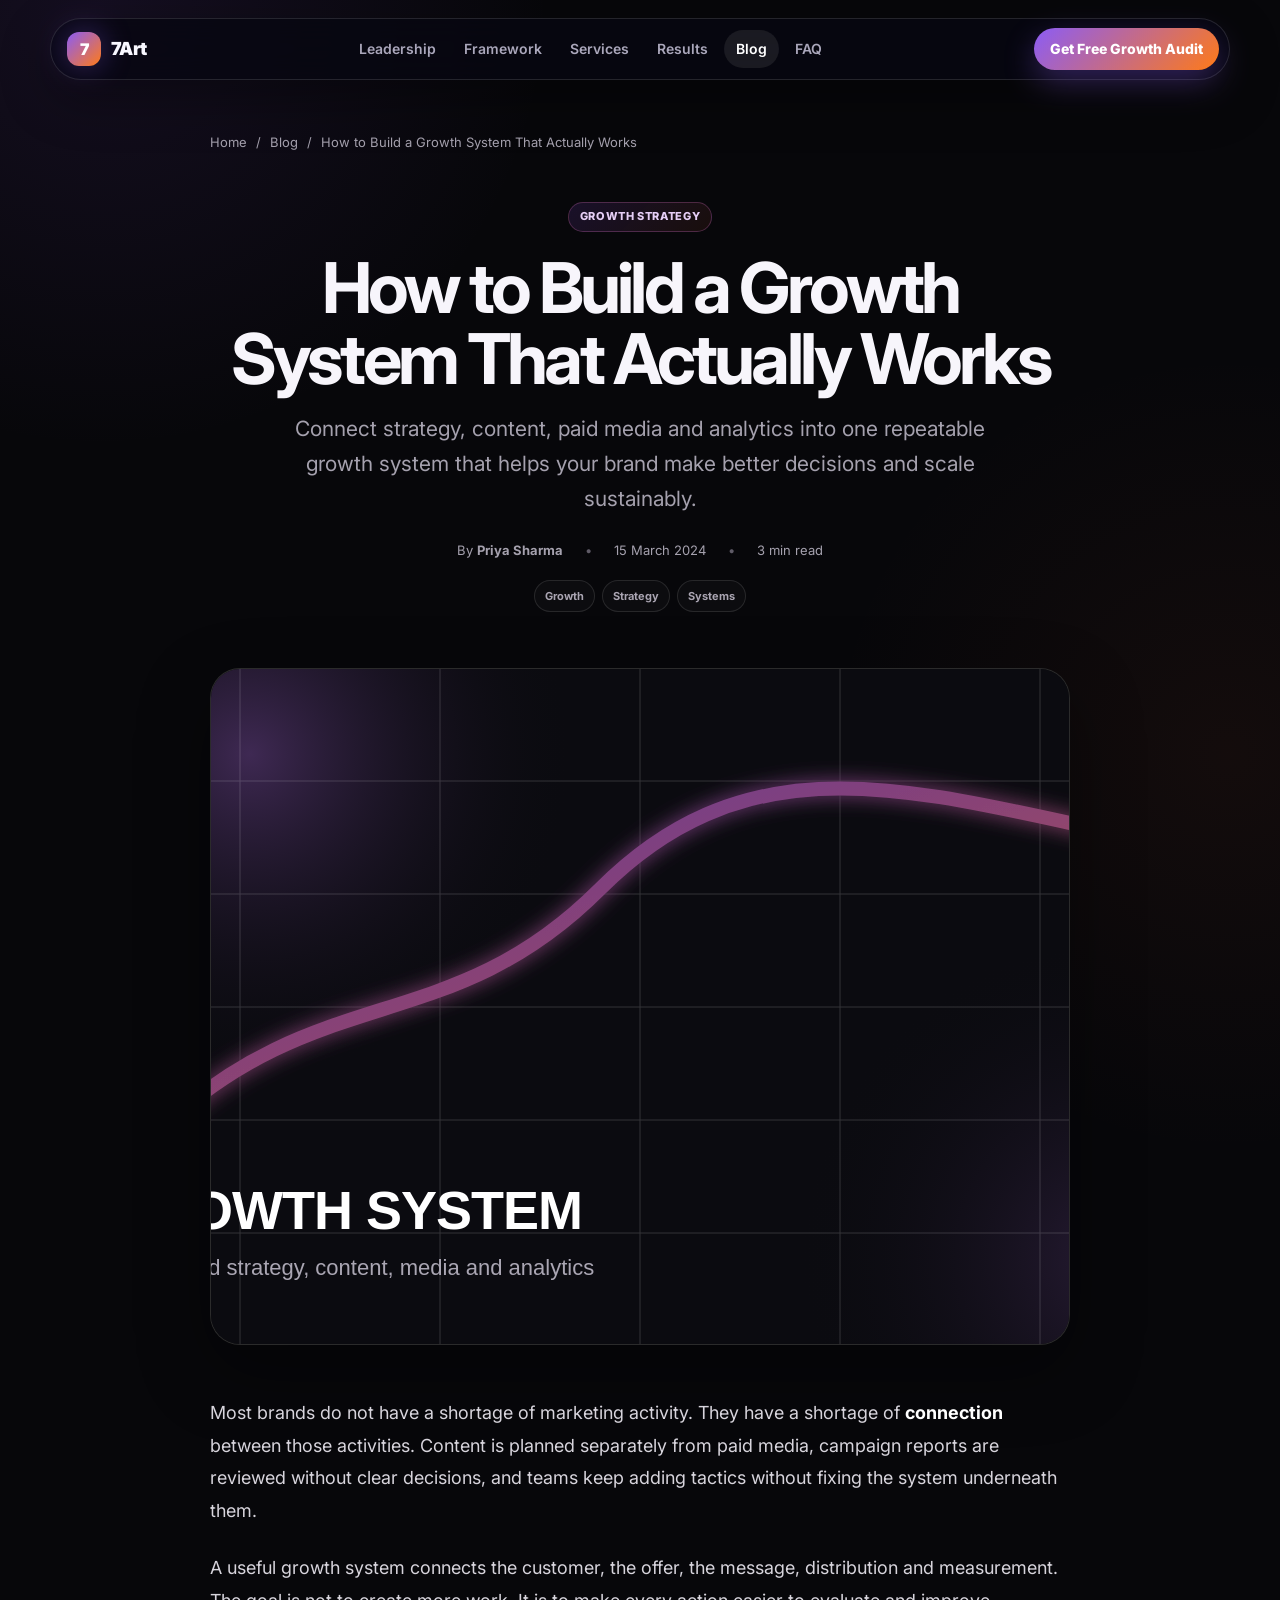
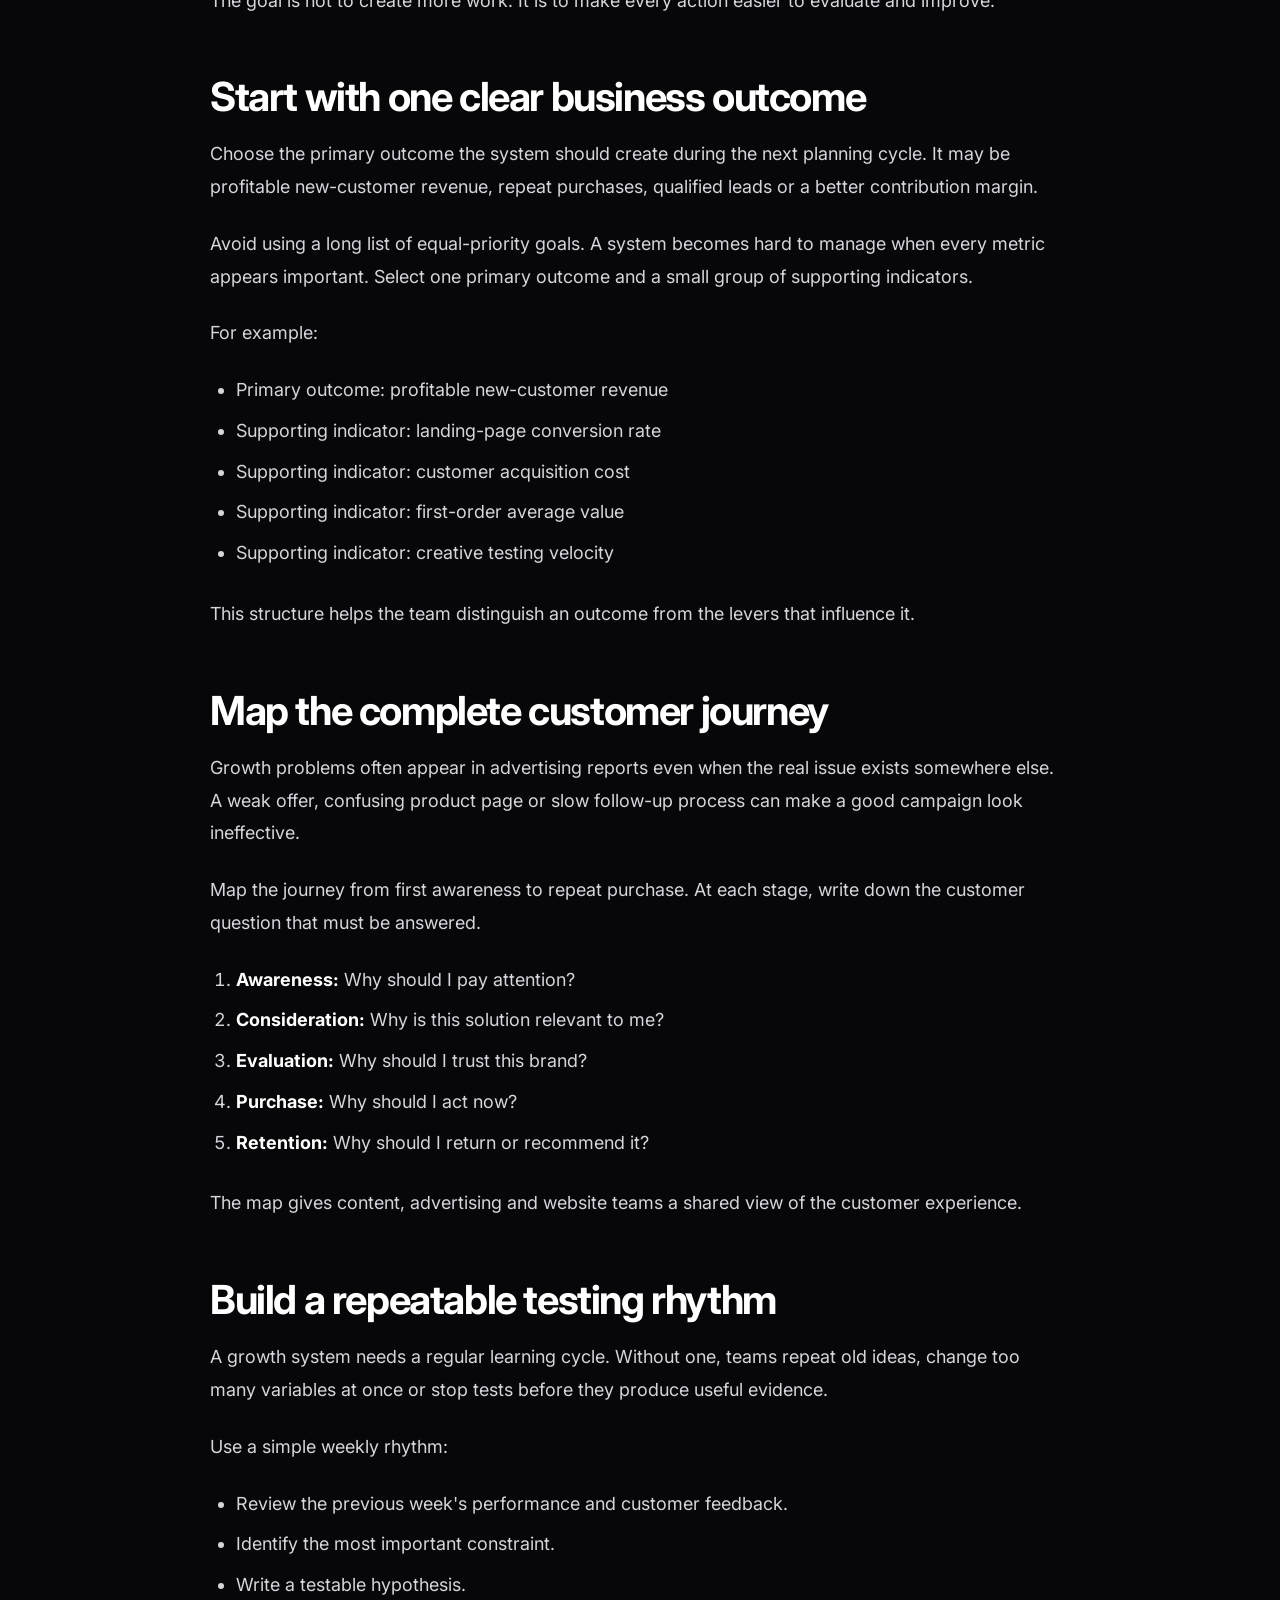
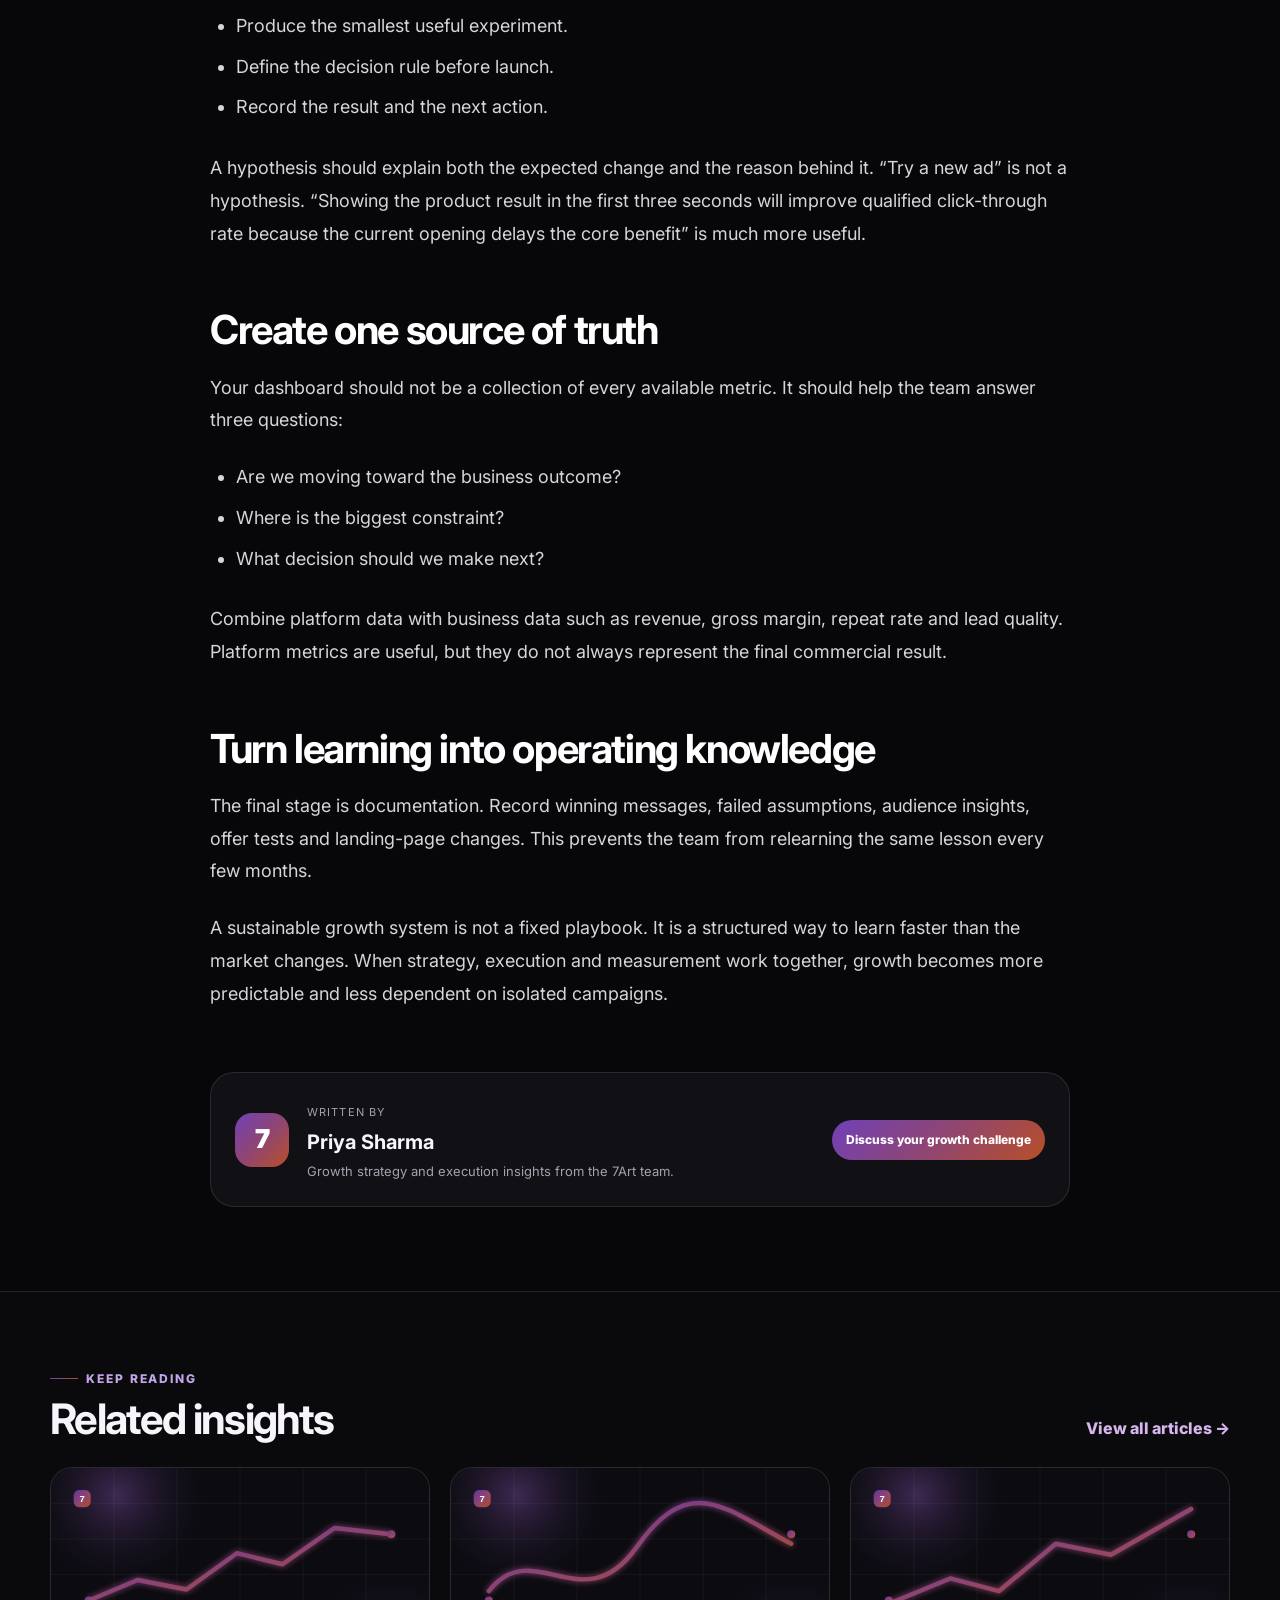
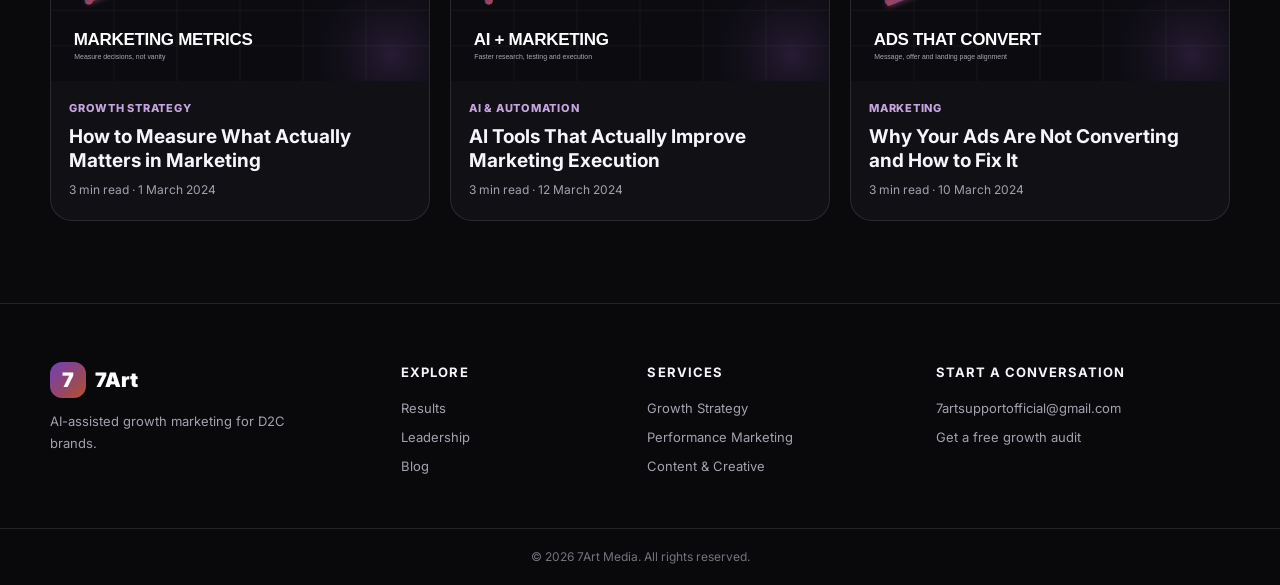
<file: blog/how-to-build-a-growth-system-that-actually-works/index.html>
<!doctype html>
<html lang="en">
<head>
  <meta charset="utf-8">
  <meta name="viewport" content="width=device-width, initial-scale=1">
  <title>Build a Growth System That Actually Works | 7Art</title>
  <meta name="description" content="Connect strategy, content, paid media and analytics into one repeatable growth system that helps your brand make better decisions and scale sustainably.">
  <meta name="author" content="Priya Sharma">
  <link rel="canonical" href="https://7artmedia.com/blog/how-to-build-a-growth-system-that-actually-works/">
  <meta property="og:type" content="article">
  <meta property="og:title" content="Build a Growth System That Actually Works">
  <meta property="og:description" content="Connect strategy, content, paid media and analytics into one repeatable growth system that helps your brand make better decisions and scale sustainably.">
  <meta property="og:url" content="https://7artmedia.com/blog/how-to-build-a-growth-system-that-actually-works/">
  <meta property="og:image" content="https://7artmedia.com/assets/blog/placeholders/growth-system.svg">
  <meta property="og:image:alt" content="Abstract purple and orange growth system framework with connected stages">
  <meta property="article:published_time" content="2024-03-15T09:00:00.000Z">
  <meta property="article:modified_time" content="2026-07-12T06:00:00.000Z">
  <meta property="article:section" content="Growth Strategy">
  <meta property="article:tag" content="Growth">
  <meta property="article:tag" content="Strategy">
  <meta property="article:tag" content="Systems">
  <meta name="twitter:card" content="summary_large_image">
  <meta name="twitter:title" content="Build a Growth System That Actually Works">
  <meta name="twitter:description" content="Connect strategy, content, paid media and analytics into one repeatable growth system that helps your brand make better decisions and scale sustainably.">
  <meta name="twitter:image" content="https://7artmedia.com/assets/blog/placeholders/growth-system.svg">
  <link rel="icon" href="/favicon.png">
  <link rel="preconnect" href="https://fonts.googleapis.com">
  <link rel="preconnect" href="https://fonts.gstatic.com" crossorigin>
  <link href="https://fonts.googleapis.com/css2?family=Inter:wght@400;500;600;700;800;900&display=swap" rel="stylesheet">
  <link rel="stylesheet" href="/global-navbar.css">
  <link rel="stylesheet" href="/blog-shared.css">
  <script type="application/ld+json">{"@context":"https://schema.org","@type":"BlogPosting","headline":"How to Build a Growth System That Actually Works","description":"Connect strategy, content, paid media and analytics into one repeatable growth system that helps your brand make better decisions and scale sustainably.","image":["https://7artmedia.com/assets/blog/placeholders/growth-system.svg"],"datePublished":"2024-03-15T09:00:00.000Z","dateModified":"2026-07-12T06:00:00.000Z","author":{"@type":"Person","name":"Priya Sharma"},"publisher":{"@type":"Organization","name":"7Art","logo":{"@type":"ImageObject","url":"https://7artmedia.com/favicon.png"}},"mainEntityOfPage":{"@type":"WebPage","@id":"https://7artmedia.com/blog/how-to-build-a-growth-system-that-actually-works/"},"articleSection":"Growth Strategy","keywords":"Growth, Strategy, Systems"}</script>
</head>
<body class="article-page">
  <a class="skip-link" href="#article-content">Skip to article</a>
  
  <nav class="global-nav" aria-label="Primary navigation" data-global-nav>
    <div class="global-nav__inner">
      <a class="global-nav__brand" href="/index.html" aria-label="7Art home">
        <span class="global-nav__mark" aria-hidden="true">7</span><span>7Art</span>
      </a>
      <div class="global-nav__links" id="globalNavLinks" data-global-nav-links>
        <a class="global-nav__link" href="/leadership.html">Leadership</a>
        <a class="global-nav__link" href="/index.html#framework">Framework</a>
        <a class="global-nav__link" href="/index.html#services">Services</a>
        <a class="global-nav__link" href="/results.html">Results</a>
        <a class="global-nav__link" href="/blog.html" aria-current="page">Blog</a>
        <a class="global-nav__link" href="/index.html#faq">FAQ</a>
      </div>
      <a class="global-nav__cta" href="/index.html#contact">Get Free Growth Audit</a>
      <button class="global-nav__toggle" type="button" aria-label="Open navigation" aria-controls="globalNavLinks" aria-expanded="false" data-global-nav-toggle>☰</button>
    </div>
  </nav>
  <main>
    <div class="article-shell">
      <nav class="breadcrumbs" aria-label="Breadcrumb"><a href="/">Home</a><span aria-hidden="true">/</span><a href="/blog.html">Blog</a><span aria-hidden="true">/</span><span aria-current="page">How to Build a Growth System That Actually Works</span></nav>
      <header class="article-header">
        <span class="category-pill">Growth Strategy</span>
        <h1>How to Build a Growth System That Actually Works</h1>
        <p class="article-deck">Connect strategy, content, paid media and analytics into one repeatable growth system that helps your brand make better decisions and scale sustainably.</p>
        <div class="article-meta"><span>By <strong>Priya Sharma</strong></span><span><time datetime="2024-03-15T09:00:00.000Z">15 March 2024</time></span><span>3 min read</span></div>
        <div class="article-tags"><span>Growth</span><span>Strategy</span><span>Systems</span></div>
      </header>
      <figure class="article-cover"><img src="/assets/blog/placeholders/growth-system.svg" alt="Abstract purple and orange growth system framework with connected stages" width="1200" height="675" fetchpriority="high"></figure>
      <div class="article-content" id="article-content"><p>Most brands do not have a shortage of marketing activity. They have a shortage of <strong>connection</strong> between those activities. Content is planned separately from paid media, campaign reports are reviewed without clear decisions, and teams keep adding tactics without fixing the system underneath them.</p>
<p>A useful growth system connects the customer, the offer, the message, distribution and measurement. The goal is not to create more work. It is to make every action easier to evaluate and improve.</p>
<h2 id="start-with-one-clear-business-outcome">Start with one clear business outcome</h2>
<p>Choose the primary outcome the system should create during the next planning cycle. It may be profitable new-customer revenue, repeat purchases, qualified leads or a better contribution margin.</p>
<p>Avoid using a long list of equal-priority goals. A system becomes hard to manage when every metric appears important. Select one primary outcome and a small group of supporting indicators.</p>
<p>For example:</p>
<ul>
<li>Primary outcome: profitable new-customer revenue</li>
<li>Supporting indicator: landing-page conversion rate</li>
<li>Supporting indicator: customer acquisition cost</li>
<li>Supporting indicator: first-order average value</li>
<li>Supporting indicator: creative testing velocity</li>
</ul>
<p>This structure helps the team distinguish an outcome from the levers that influence it.</p>
<h2 id="map-the-complete-customer-journey">Map the complete customer journey</h2>
<p>Growth problems often appear in advertising reports even when the real issue exists somewhere else. A weak offer, confusing product page or slow follow-up process can make a good campaign look ineffective.</p>
<p>Map the journey from first awareness to repeat purchase. At each stage, write down the customer question that must be answered.</p>
<ol>
<li><strong>Awareness:</strong> Why should I pay attention?</li>
<li><strong>Consideration:</strong> Why is this solution relevant to me?</li>
<li><strong>Evaluation:</strong> Why should I trust this brand?</li>
<li><strong>Purchase:</strong> Why should I act now?</li>
<li><strong>Retention:</strong> Why should I return or recommend it?</li>
</ol>
<p>The map gives content, advertising and website teams a shared view of the customer experience.</p>
<h2 id="build-a-repeatable-testing-rhythm">Build a repeatable testing rhythm</h2>
<p>A growth system needs a regular learning cycle. Without one, teams repeat old ideas, change too many variables at once or stop tests before they produce useful evidence.</p>
<p>Use a simple weekly rhythm:</p>
<ul>
<li>Review the previous week&#39;s performance and customer feedback.</li>
<li>Identify the most important constraint.</li>
<li>Write a testable hypothesis.</li>
<li>Produce the smallest useful experiment.</li>
<li>Define the decision rule before launch.</li>
<li>Record the result and the next action.</li>
</ul>
<p>A hypothesis should explain both the expected change and the reason behind it. “Try a new ad” is not a hypothesis. “Showing the product result in the first three seconds will improve qualified click-through rate because the current opening delays the core benefit” is much more useful.</p>
<h2 id="create-one-source-of-truth">Create one source of truth</h2>
<p>Your dashboard should not be a collection of every available metric. It should help the team answer three questions:</p>
<ul>
<li>Are we moving toward the business outcome?</li>
<li>Where is the biggest constraint?</li>
<li>What decision should we make next?</li>
</ul>
<p>Combine platform data with business data such as revenue, gross margin, repeat rate and lead quality. Platform metrics are useful, but they do not always represent the final commercial result.</p>
<h2 id="turn-learning-into-operating-knowledge">Turn learning into operating knowledge</h2>
<p>The final stage is documentation. Record winning messages, failed assumptions, audience insights, offer tests and landing-page changes. This prevents the team from relearning the same lesson every few months.</p>
<p>A sustainable growth system is not a fixed playbook. It is a structured way to learn faster than the market changes. When strategy, execution and measurement work together, growth becomes more predictable and less dependent on isolated campaigns.</p>
</div>
      <aside class="author-box" aria-label="About the author"><div class="author-avatar" aria-hidden="true">7</div><div><span>Written by</span><h2>Priya Sharma</h2><p>Growth strategy and execution insights from the 7Art team.</p></div><a href="/index.html#contact">Discuss your growth challenge</a></aside>
    </div>
    <section class="related-section"><div class="blog-shell"><div class="section-heading"><div><span class="eyebrow">KEEP READING</span><h2>Related insights</h2></div><a class="read-link" href="/blog.html">View all articles →</a></div><div class="related-grid"><article class="related-card"><a href="/blog/how-to-measure-what-matters-in-marketing/"><img src="/assets/blog/placeholders/marketing-metrics.svg" alt="Marketing measurement dashboard with dark purple and orange data visualisation" loading="lazy"><span>Growth Strategy</span><h3>How to Measure What Actually Matters in Marketing</h3><p>3 min read · 1 March 2024</p></a></article><article class="related-card"><a href="/blog/ai-tools-that-improve-marketing-execution/"><img src="/assets/blog/placeholders/ai-marketing.svg" alt="Abstract AI marketing workflow with connected purple and orange nodes" loading="lazy"><span>AI &amp; Automation</span><h3>AI Tools That Actually Improve Marketing Execution</h3><p>3 min read · 12 March 2024</p></a></article><article class="related-card"><a href="/blog/why-your-ads-are-not-converting/"><img src="/assets/blog/placeholders/ads-converting.svg" alt="Marketing conversion dashboard with a rising purple and orange performance line" loading="lazy"><span>Marketing</span><h3>Why Your Ads Are Not Converting and How to Fix It</h3><p>3 min read · 10 March 2024</p></a></article></div></div></section>
  </main>
  
  <footer class="blog-footer-site">
    <div class="blog-footer-grid">
      <div>
        <a class="footer-brand" href="/index.html"><span>7</span>7Art</a>
        <p>AI-assisted growth marketing for D2C brands.</p>
      </div>
      <div><h2>Explore</h2><a href="/results.html">Results</a><a href="/leadership.html">Leadership</a><a href="/blog.html">Blog</a></div>
      <div><h2>Services</h2><a href="/index.html#services">Growth Strategy</a><a href="/index.html#services">Performance Marketing</a><a href="/index.html#services">Content & Creative</a></div>
      <div><h2>Start a conversation</h2><a href="mailto:7artsupportofficial@gmail.com">7artsupportofficial@gmail.com</a><a href="/index.html#contact">Get a free growth audit</a></div>
    </div>
    <div class="blog-footer-bottom">© 2026 7Art Media. All rights reserved.</div>
  </footer>
  <script src="/global-navbar.js"></script>
</body>
</html>
</file>
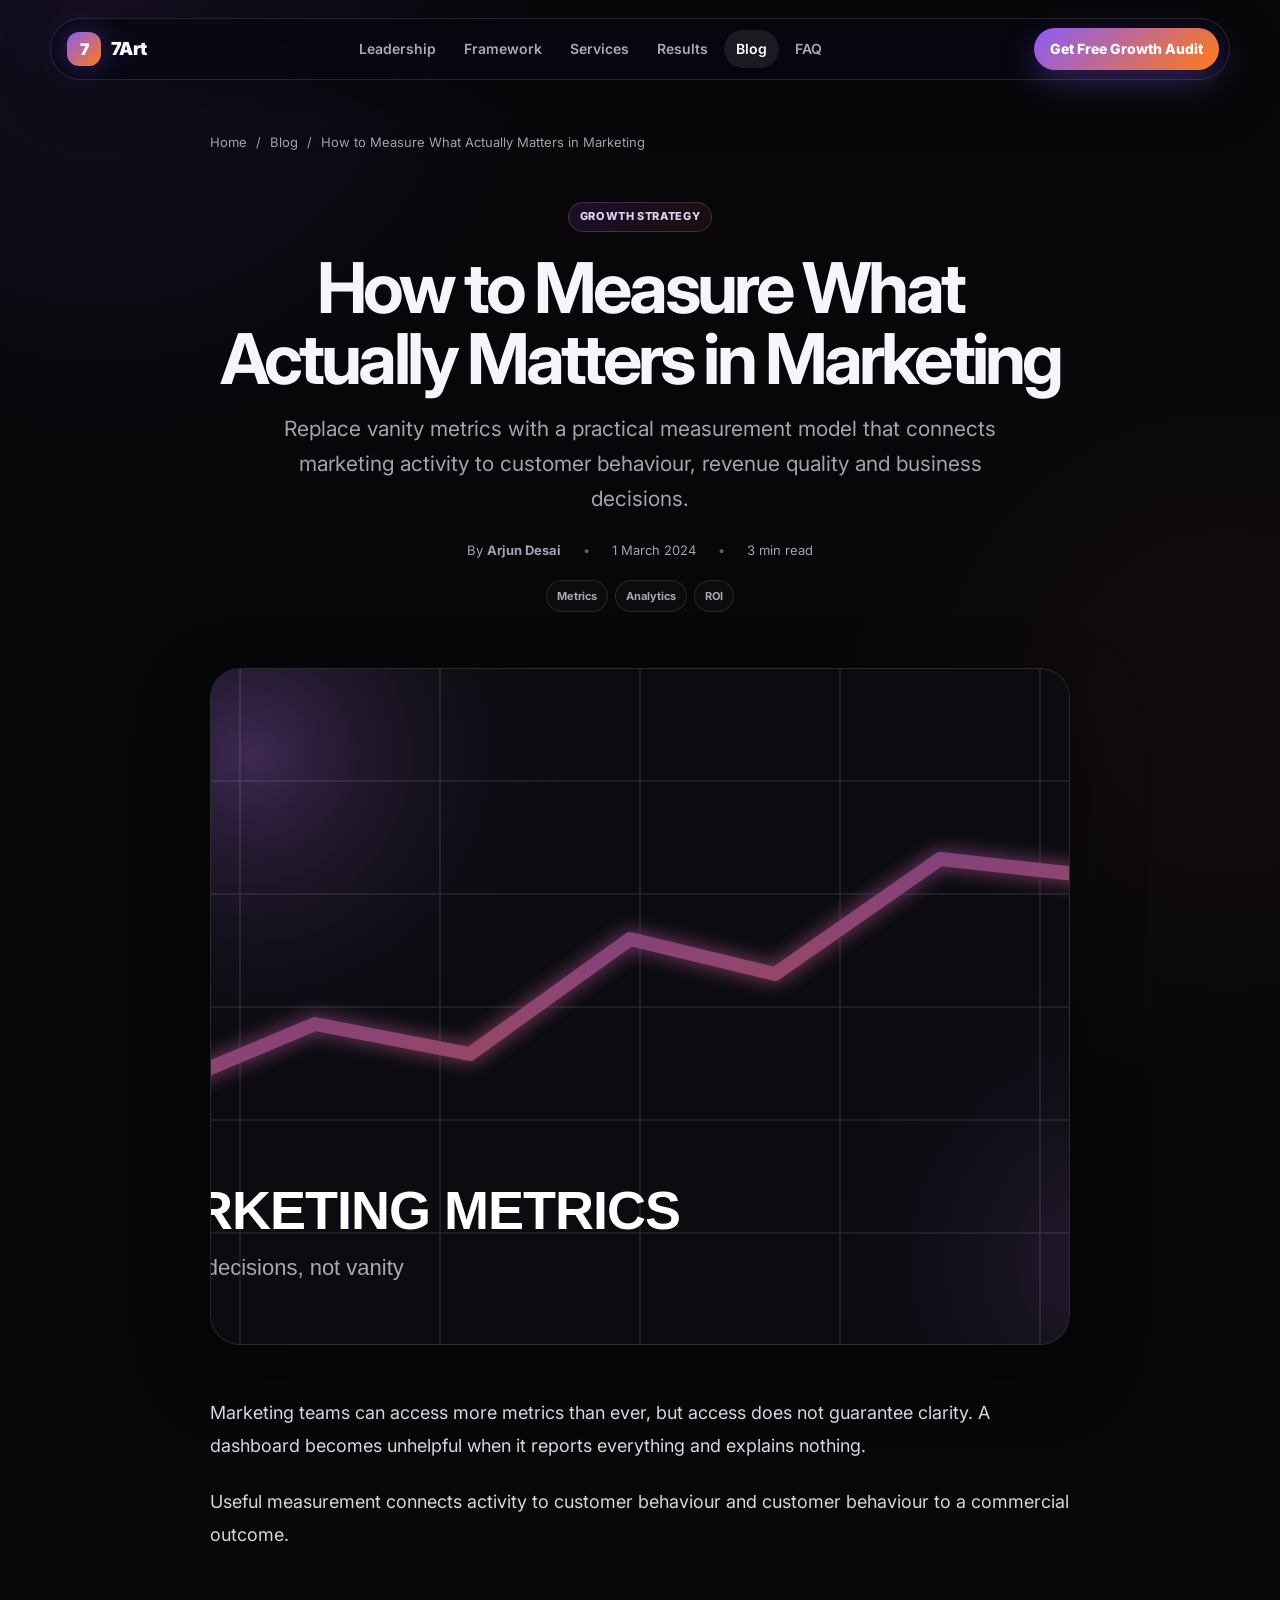
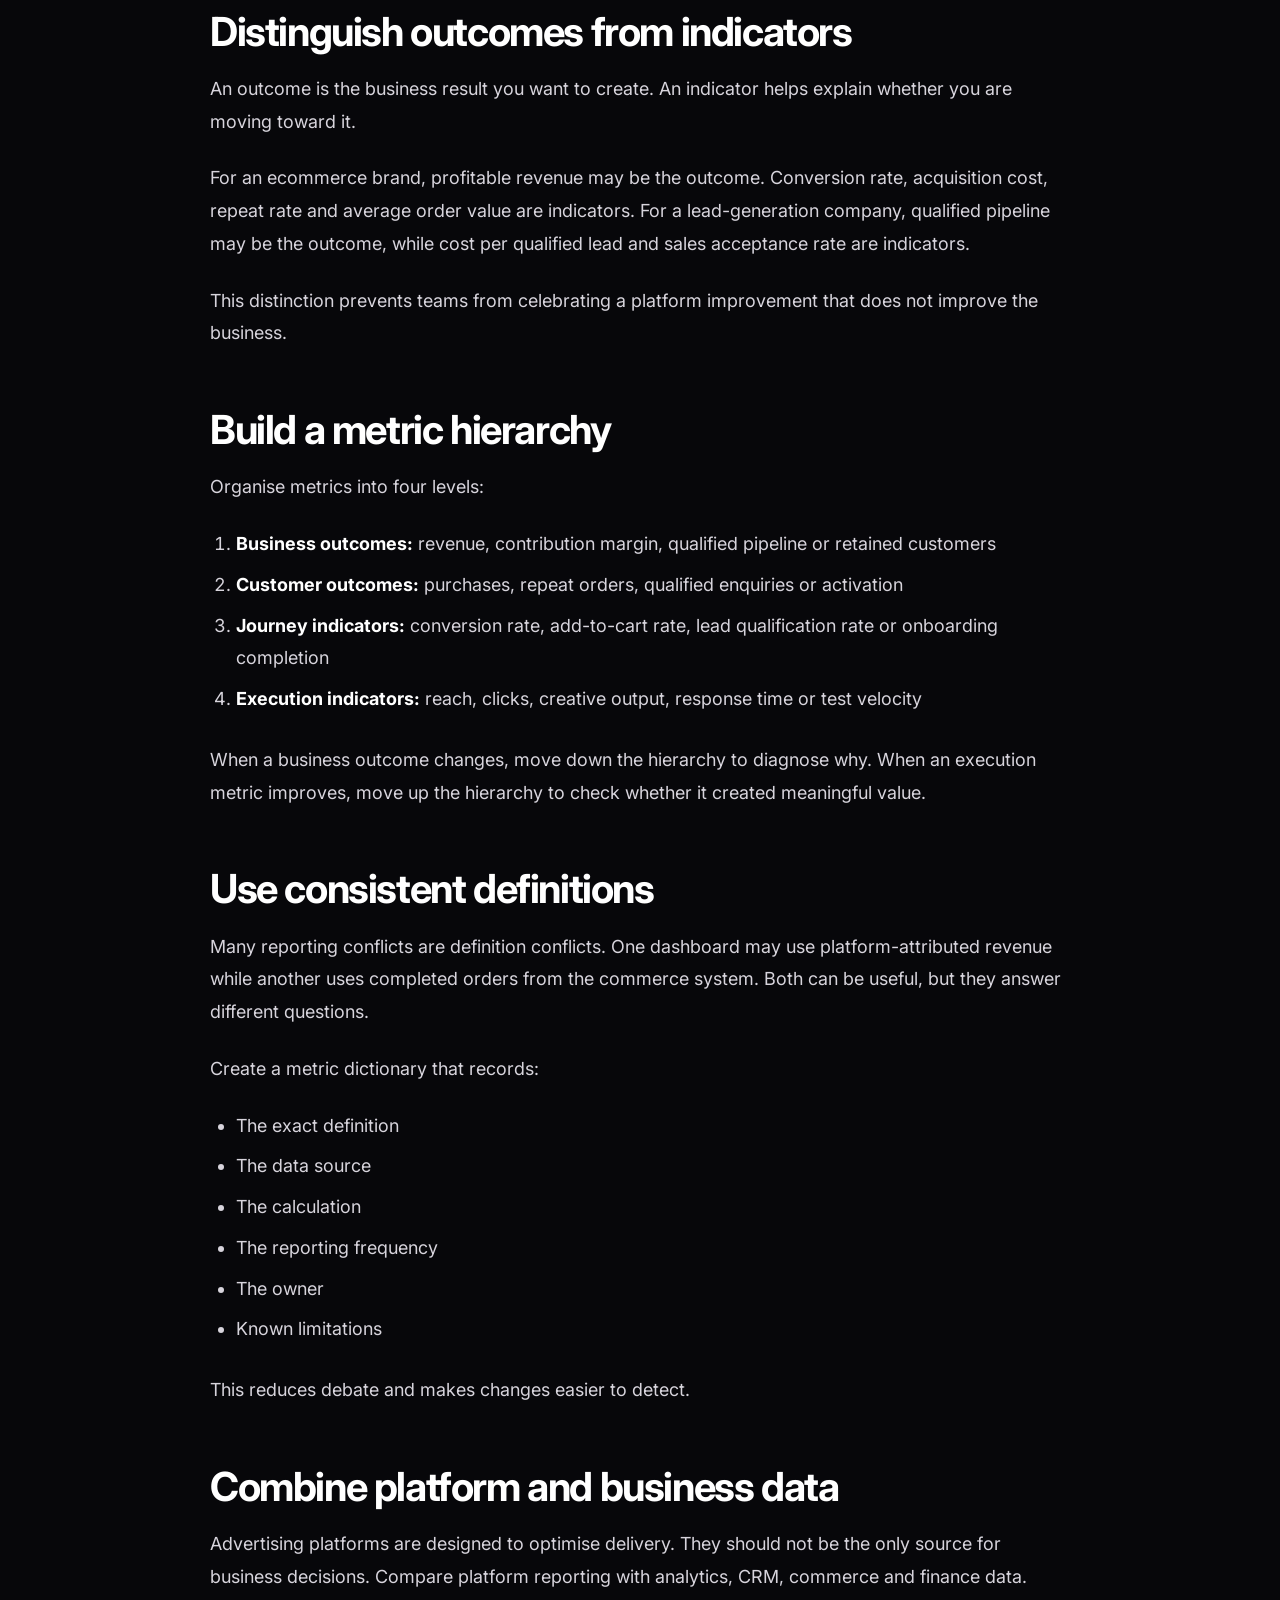
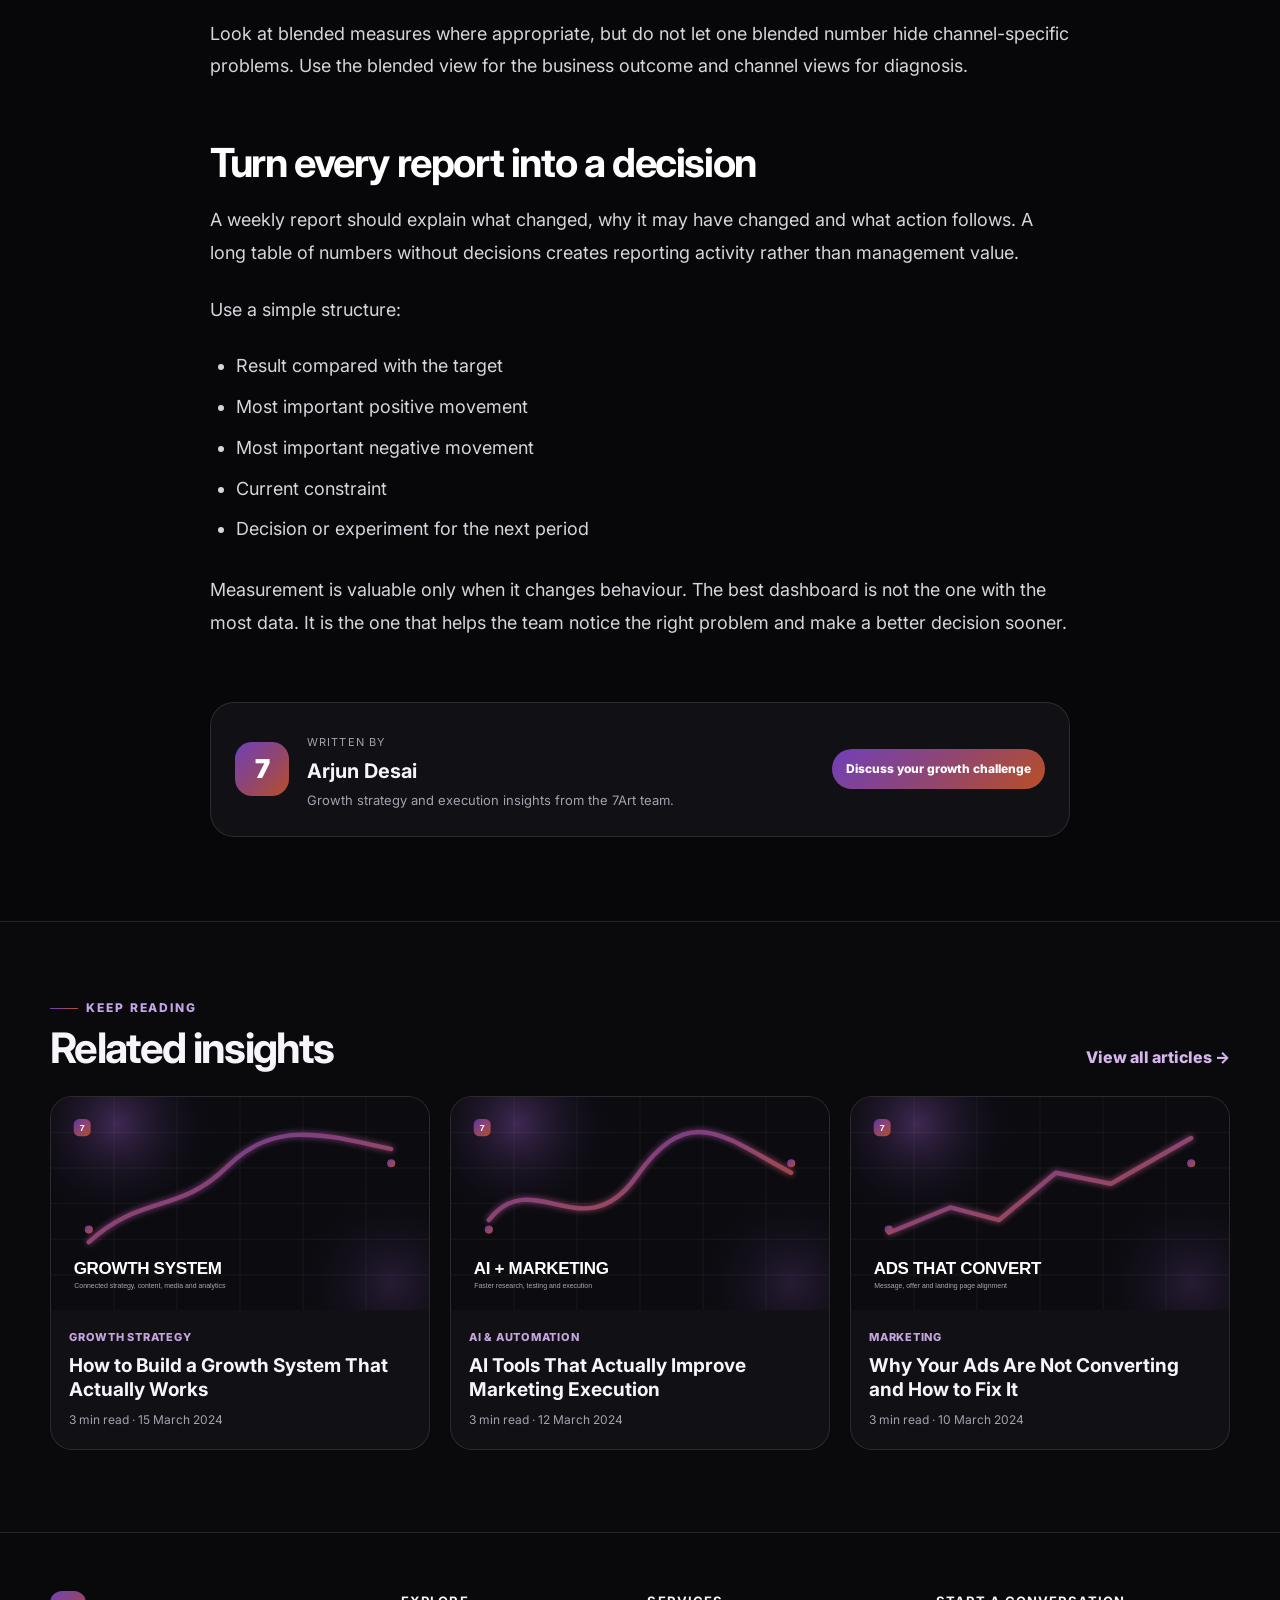
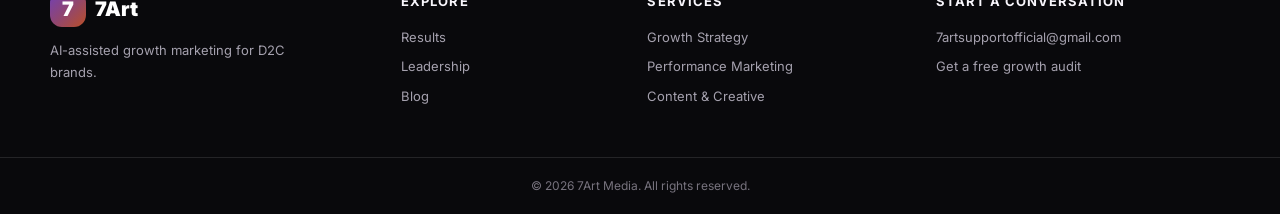
<file: blog/how-to-measure-what-matters-in-marketing/index.html>
<!doctype html>
<html lang="en">
<head>
  <meta charset="utf-8">
  <meta name="viewport" content="width=device-width, initial-scale=1">
  <title>Measure What Actually Matters in Marketing | 7Art</title>
  <meta name="description" content="Replace vanity metrics with a practical measurement model that connects marketing activity to customer behaviour, revenue quality and business decisions.">
  <meta name="author" content="Arjun Desai">
  <link rel="canonical" href="https://7artmedia.com/blog/how-to-measure-what-matters-in-marketing/">
  <meta property="og:type" content="article">
  <meta property="og:title" content="Measure What Actually Matters in Marketing">
  <meta property="og:description" content="Replace vanity metrics with a practical measurement model that connects marketing activity to customer behaviour, revenue quality and business decisions.">
  <meta property="og:url" content="https://7artmedia.com/blog/how-to-measure-what-matters-in-marketing/">
  <meta property="og:image" content="https://7artmedia.com/assets/blog/placeholders/marketing-metrics.svg">
  <meta property="og:image:alt" content="Marketing measurement dashboard with dark purple and orange data visualisation">
  <meta property="article:published_time" content="2024-03-01T09:00:00.000Z">
  <meta property="article:modified_time" content="2026-07-12T06:00:00.000Z">
  <meta property="article:section" content="Growth Strategy">
  <meta property="article:tag" content="Metrics">
  <meta property="article:tag" content="Analytics">
  <meta property="article:tag" content="ROI">
  <meta name="twitter:card" content="summary_large_image">
  <meta name="twitter:title" content="Measure What Actually Matters in Marketing">
  <meta name="twitter:description" content="Replace vanity metrics with a practical measurement model that connects marketing activity to customer behaviour, revenue quality and business decisions.">
  <meta name="twitter:image" content="https://7artmedia.com/assets/blog/placeholders/marketing-metrics.svg">
  <link rel="icon" href="/favicon.png">
  <link rel="preconnect" href="https://fonts.googleapis.com">
  <link rel="preconnect" href="https://fonts.gstatic.com" crossorigin>
  <link href="https://fonts.googleapis.com/css2?family=Inter:wght@400;500;600;700;800;900&display=swap" rel="stylesheet">
  <link rel="stylesheet" href="/global-navbar.css">
  <link rel="stylesheet" href="/blog-shared.css">
  <script type="application/ld+json">{"@context":"https://schema.org","@type":"BlogPosting","headline":"How to Measure What Actually Matters in Marketing","description":"Replace vanity metrics with a practical measurement model that connects marketing activity to customer behaviour, revenue quality and business decisions.","image":["https://7artmedia.com/assets/blog/placeholders/marketing-metrics.svg"],"datePublished":"2024-03-01T09:00:00.000Z","dateModified":"2026-07-12T06:00:00.000Z","author":{"@type":"Person","name":"Arjun Desai"},"publisher":{"@type":"Organization","name":"7Art","logo":{"@type":"ImageObject","url":"https://7artmedia.com/favicon.png"}},"mainEntityOfPage":{"@type":"WebPage","@id":"https://7artmedia.com/blog/how-to-measure-what-matters-in-marketing/"},"articleSection":"Growth Strategy","keywords":"Metrics, Analytics, ROI"}</script>
</head>
<body class="article-page">
  <a class="skip-link" href="#article-content">Skip to article</a>
  
  <nav class="global-nav" aria-label="Primary navigation" data-global-nav>
    <div class="global-nav__inner">
      <a class="global-nav__brand" href="/index.html" aria-label="7Art home">
        <span class="global-nav__mark" aria-hidden="true">7</span><span>7Art</span>
      </a>
      <div class="global-nav__links" id="globalNavLinks" data-global-nav-links>
        <a class="global-nav__link" href="/leadership.html">Leadership</a>
        <a class="global-nav__link" href="/index.html#framework">Framework</a>
        <a class="global-nav__link" href="/index.html#services">Services</a>
        <a class="global-nav__link" href="/results.html">Results</a>
        <a class="global-nav__link" href="/blog.html" aria-current="page">Blog</a>
        <a class="global-nav__link" href="/index.html#faq">FAQ</a>
      </div>
      <a class="global-nav__cta" href="/index.html#contact">Get Free Growth Audit</a>
      <button class="global-nav__toggle" type="button" aria-label="Open navigation" aria-controls="globalNavLinks" aria-expanded="false" data-global-nav-toggle>☰</button>
    </div>
  </nav>
  <main>
    <div class="article-shell">
      <nav class="breadcrumbs" aria-label="Breadcrumb"><a href="/">Home</a><span aria-hidden="true">/</span><a href="/blog.html">Blog</a><span aria-hidden="true">/</span><span aria-current="page">How to Measure What Actually Matters in Marketing</span></nav>
      <header class="article-header">
        <span class="category-pill">Growth Strategy</span>
        <h1>How to Measure What Actually Matters in Marketing</h1>
        <p class="article-deck">Replace vanity metrics with a practical measurement model that connects marketing activity to customer behaviour, revenue quality and business decisions.</p>
        <div class="article-meta"><span>By <strong>Arjun Desai</strong></span><span><time datetime="2024-03-01T09:00:00.000Z">1 March 2024</time></span><span>3 min read</span></div>
        <div class="article-tags"><span>Metrics</span><span>Analytics</span><span>ROI</span></div>
      </header>
      <figure class="article-cover"><img src="/assets/blog/placeholders/marketing-metrics.svg" alt="Marketing measurement dashboard with dark purple and orange data visualisation" width="1200" height="675" fetchpriority="high"></figure>
      <div class="article-content" id="article-content"><p>Marketing teams can access more metrics than ever, but access does not guarantee clarity. A dashboard becomes unhelpful when it reports everything and explains nothing.</p>
<p>Useful measurement connects activity to customer behaviour and customer behaviour to a commercial outcome.</p>
<h2 id="distinguish-outcomes-from-indicators">Distinguish outcomes from indicators</h2>
<p>An outcome is the business result you want to create. An indicator helps explain whether you are moving toward it.</p>
<p>For an ecommerce brand, profitable revenue may be the outcome. Conversion rate, acquisition cost, repeat rate and average order value are indicators. For a lead-generation company, qualified pipeline may be the outcome, while cost per qualified lead and sales acceptance rate are indicators.</p>
<p>This distinction prevents teams from celebrating a platform improvement that does not improve the business.</p>
<h2 id="build-a-metric-hierarchy">Build a metric hierarchy</h2>
<p>Organise metrics into four levels:</p>
<ol>
<li><strong>Business outcomes:</strong> revenue, contribution margin, qualified pipeline or retained customers</li>
<li><strong>Customer outcomes:</strong> purchases, repeat orders, qualified enquiries or activation</li>
<li><strong>Journey indicators:</strong> conversion rate, add-to-cart rate, lead qualification rate or onboarding completion</li>
<li><strong>Execution indicators:</strong> reach, clicks, creative output, response time or test velocity</li>
</ol>
<p>When a business outcome changes, move down the hierarchy to diagnose why. When an execution metric improves, move up the hierarchy to check whether it created meaningful value.</p>
<h2 id="use-consistent-definitions">Use consistent definitions</h2>
<p>Many reporting conflicts are definition conflicts. One dashboard may use platform-attributed revenue while another uses completed orders from the commerce system. Both can be useful, but they answer different questions.</p>
<p>Create a metric dictionary that records:</p>
<ul>
<li>The exact definition</li>
<li>The data source</li>
<li>The calculation</li>
<li>The reporting frequency</li>
<li>The owner</li>
<li>Known limitations</li>
</ul>
<p>This reduces debate and makes changes easier to detect.</p>
<h2 id="combine-platform-and-business-data">Combine platform and business data</h2>
<p>Advertising platforms are designed to optimise delivery. They should not be the only source for business decisions. Compare platform reporting with analytics, CRM, commerce and finance data.</p>
<p>Look at blended measures where appropriate, but do not let one blended number hide channel-specific problems. Use the blended view for the business outcome and channel views for diagnosis.</p>
<h2 id="turn-every-report-into-a-decision">Turn every report into a decision</h2>
<p>A weekly report should explain what changed, why it may have changed and what action follows. A long table of numbers without decisions creates reporting activity rather than management value.</p>
<p>Use a simple structure:</p>
<ul>
<li>Result compared with the target</li>
<li>Most important positive movement</li>
<li>Most important negative movement</li>
<li>Current constraint</li>
<li>Decision or experiment for the next period</li>
</ul>
<p>Measurement is valuable only when it changes behaviour. The best dashboard is not the one with the most data. It is the one that helps the team notice the right problem and make a better decision sooner.</p>
</div>
      <aside class="author-box" aria-label="About the author"><div class="author-avatar" aria-hidden="true">7</div><div><span>Written by</span><h2>Arjun Desai</h2><p>Growth strategy and execution insights from the 7Art team.</p></div><a href="/index.html#contact">Discuss your growth challenge</a></aside>
    </div>
    <section class="related-section"><div class="blog-shell"><div class="section-heading"><div><span class="eyebrow">KEEP READING</span><h2>Related insights</h2></div><a class="read-link" href="/blog.html">View all articles →</a></div><div class="related-grid"><article class="related-card"><a href="/blog/how-to-build-a-growth-system-that-actually-works/"><img src="/assets/blog/placeholders/growth-system.svg" alt="Abstract purple and orange growth system framework with connected stages" loading="lazy"><span>Growth Strategy</span><h3>How to Build a Growth System That Actually Works</h3><p>3 min read · 15 March 2024</p></a></article><article class="related-card"><a href="/blog/ai-tools-that-improve-marketing-execution/"><img src="/assets/blog/placeholders/ai-marketing.svg" alt="Abstract AI marketing workflow with connected purple and orange nodes" loading="lazy"><span>AI &amp; Automation</span><h3>AI Tools That Actually Improve Marketing Execution</h3><p>3 min read · 12 March 2024</p></a></article><article class="related-card"><a href="/blog/why-your-ads-are-not-converting/"><img src="/assets/blog/placeholders/ads-converting.svg" alt="Marketing conversion dashboard with a rising purple and orange performance line" loading="lazy"><span>Marketing</span><h3>Why Your Ads Are Not Converting and How to Fix It</h3><p>3 min read · 10 March 2024</p></a></article></div></div></section>
  </main>
  
  <footer class="blog-footer-site">
    <div class="blog-footer-grid">
      <div>
        <a class="footer-brand" href="/index.html"><span>7</span>7Art</a>
        <p>AI-assisted growth marketing for D2C brands.</p>
      </div>
      <div><h2>Explore</h2><a href="/results.html">Results</a><a href="/leadership.html">Leadership</a><a href="/blog.html">Blog</a></div>
      <div><h2>Services</h2><a href="/index.html#services">Growth Strategy</a><a href="/index.html#services">Performance Marketing</a><a href="/index.html#services">Content & Creative</a></div>
      <div><h2>Start a conversation</h2><a href="mailto:7artsupportofficial@gmail.com">7artsupportofficial@gmail.com</a><a href="/index.html#contact">Get a free growth audit</a></div>
    </div>
    <div class="blog-footer-bottom">© 2026 7Art Media. All rights reserved.</div>
  </footer>
  <script src="/global-navbar.js"></script>
</body>
</html>
</file>
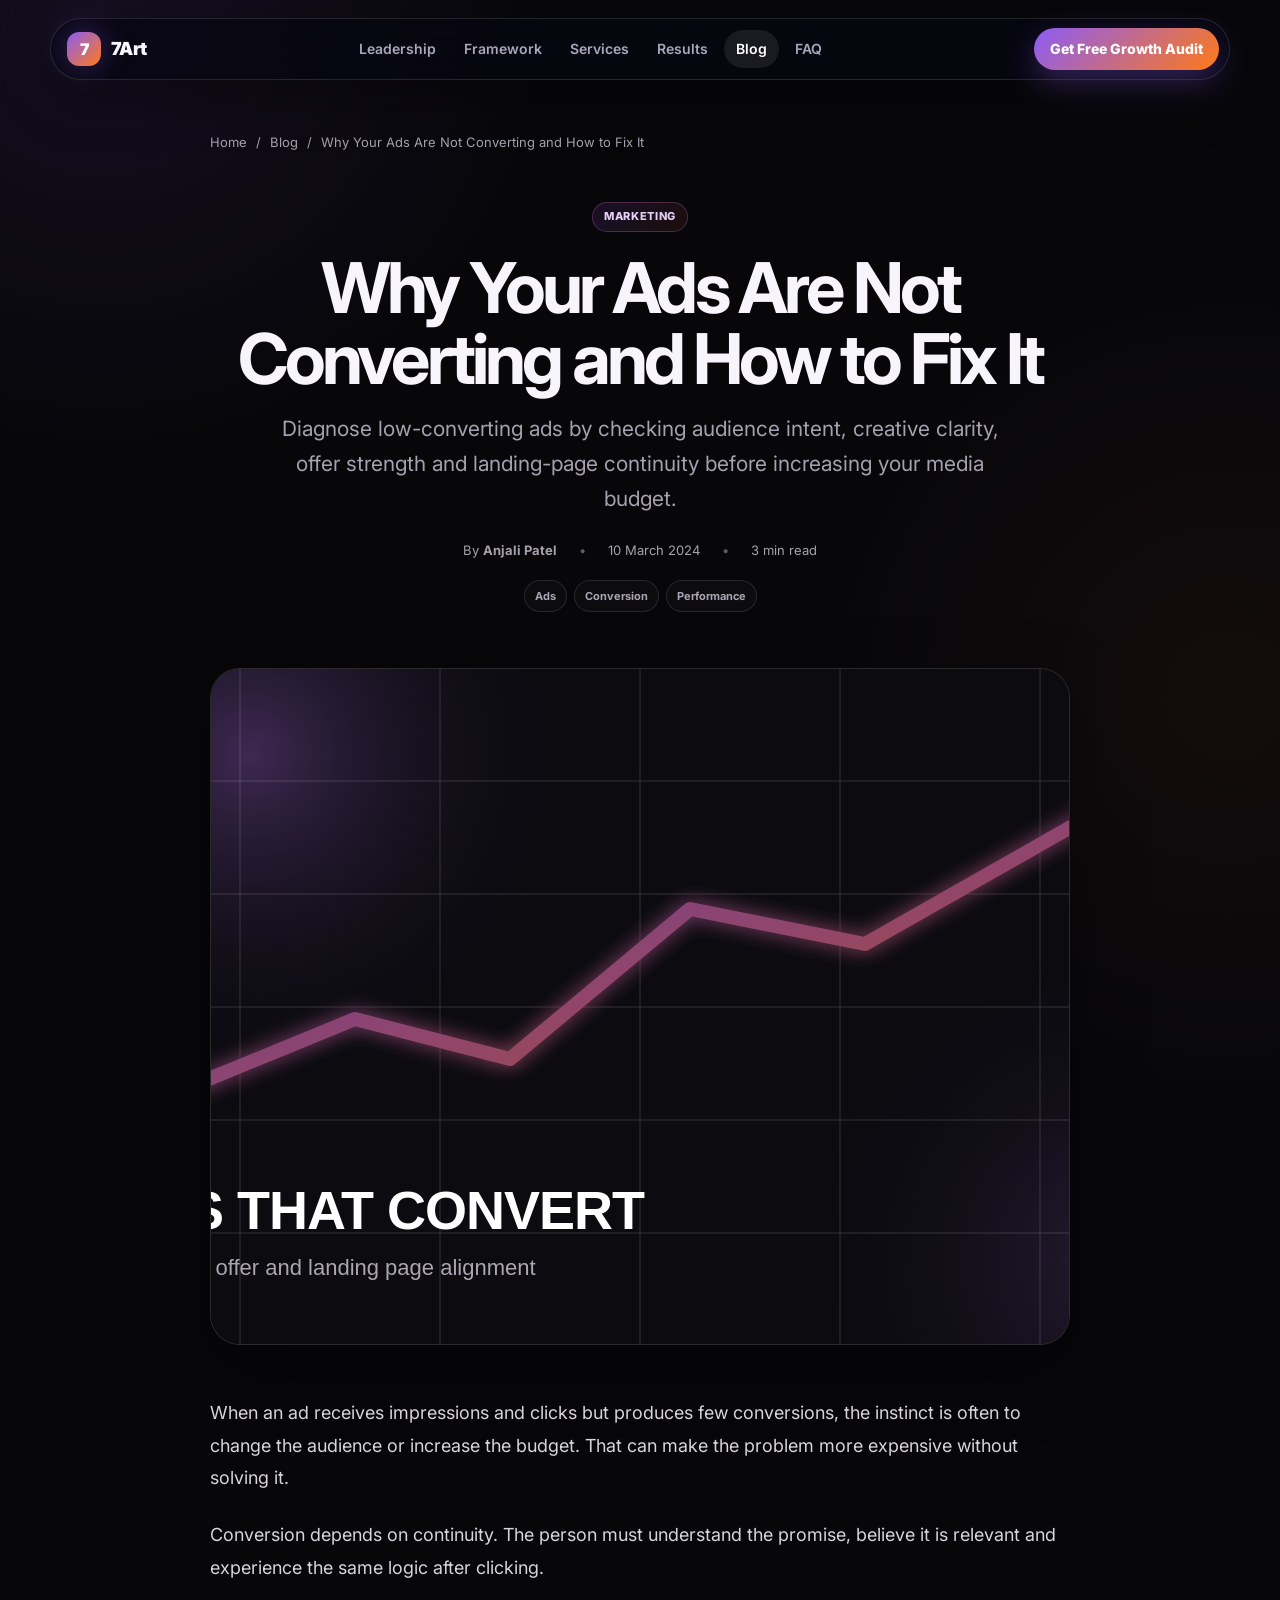
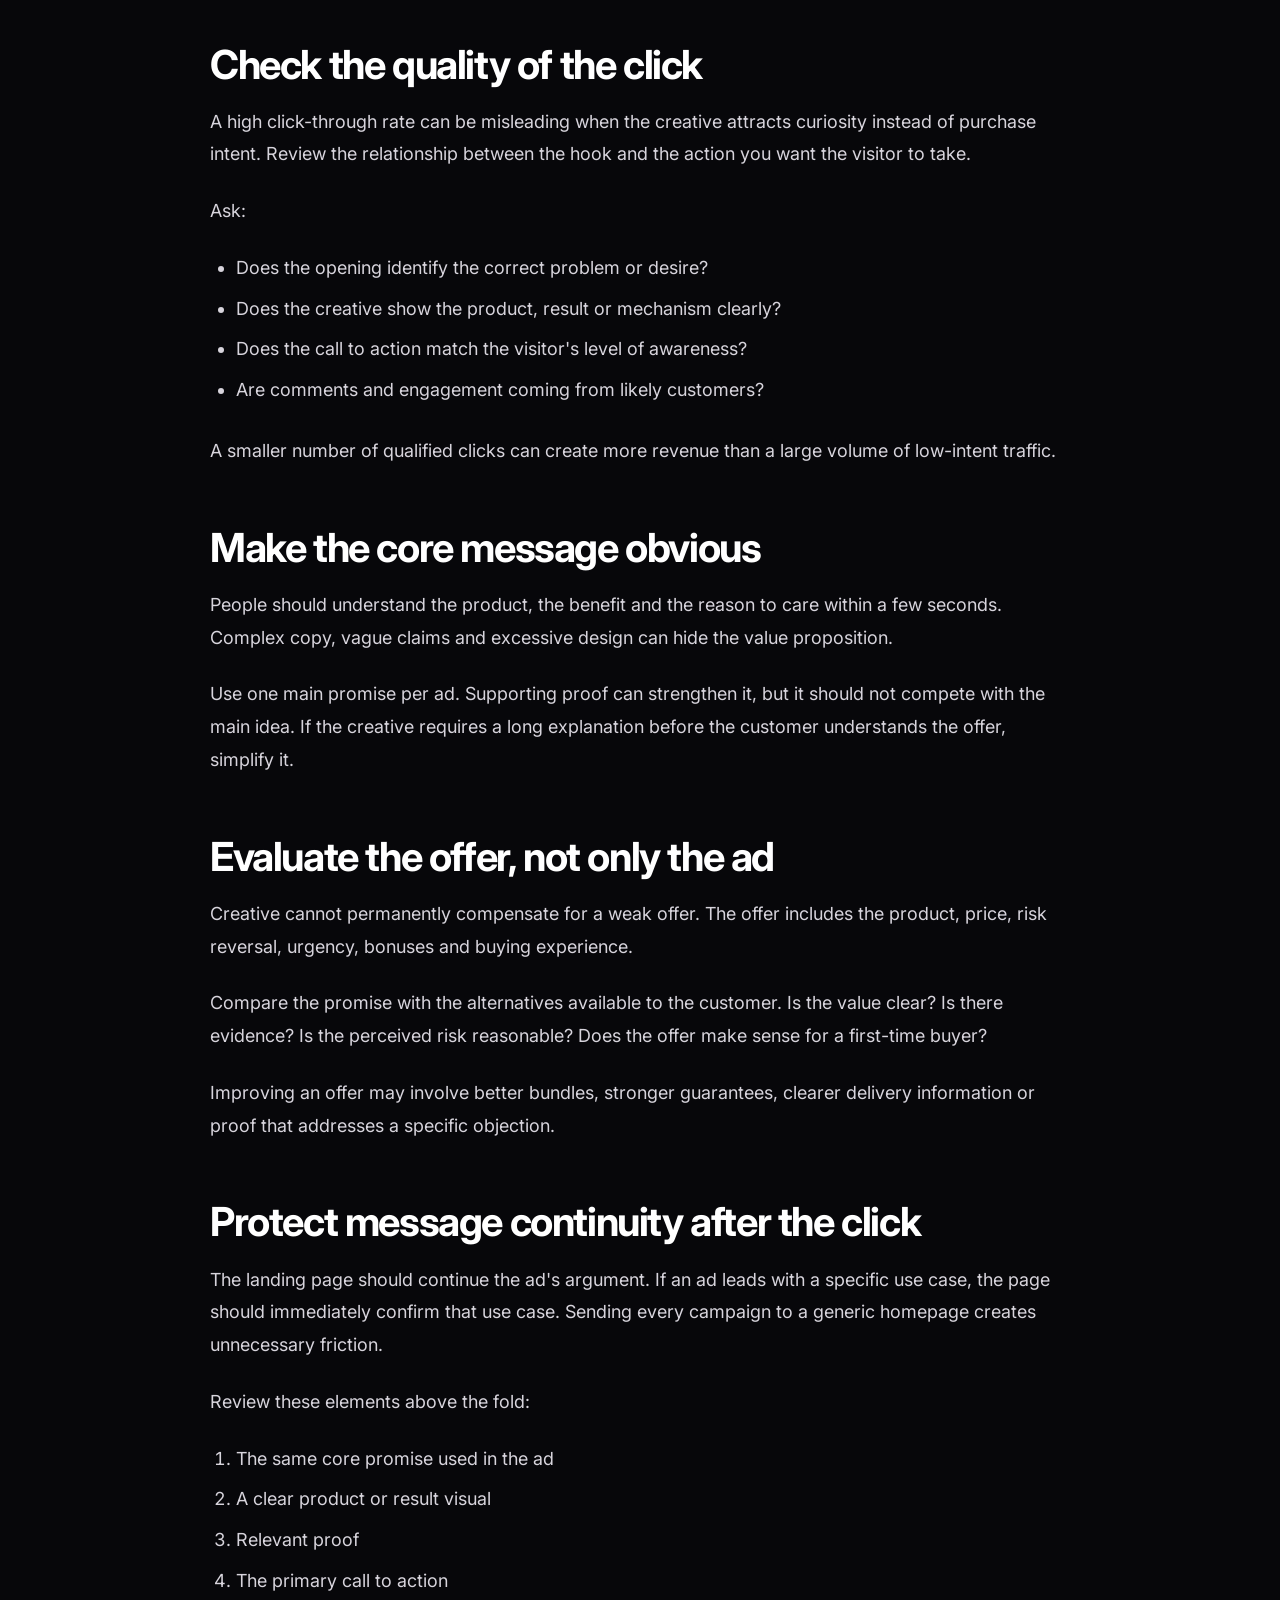
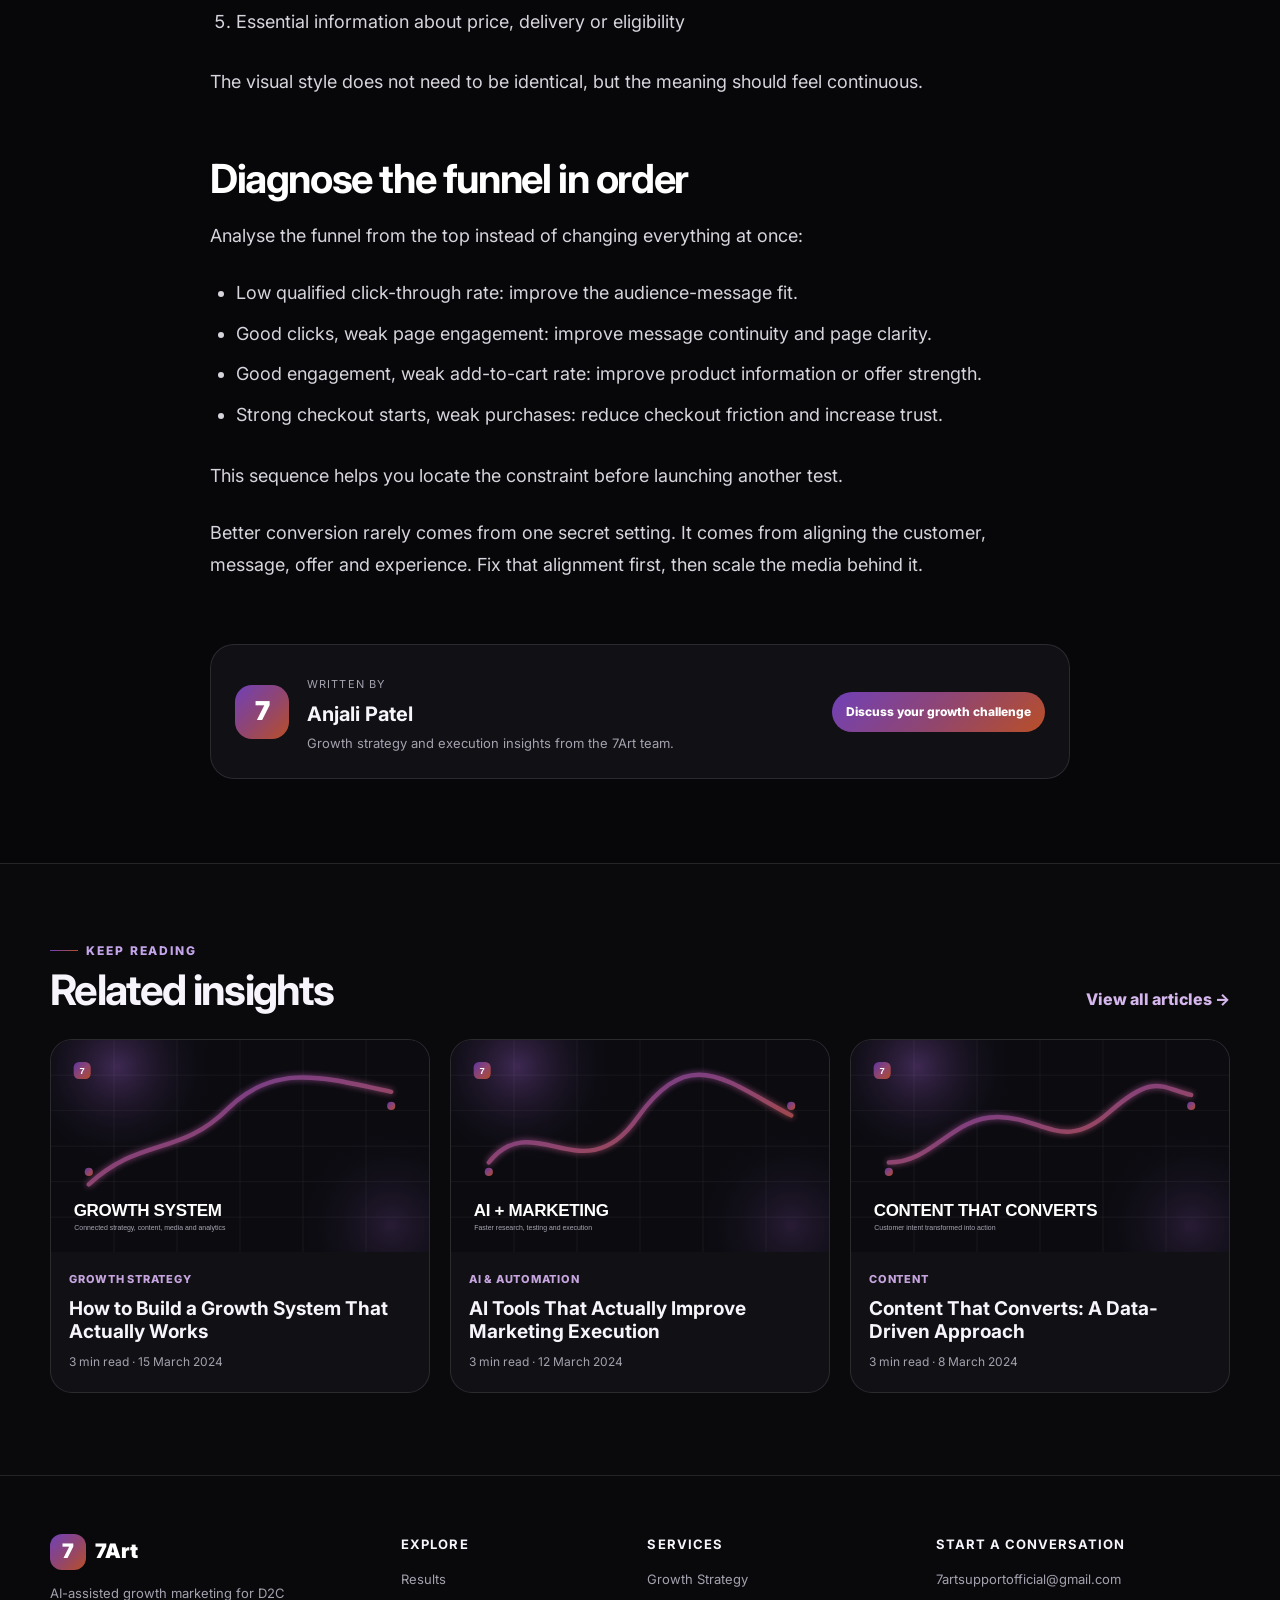
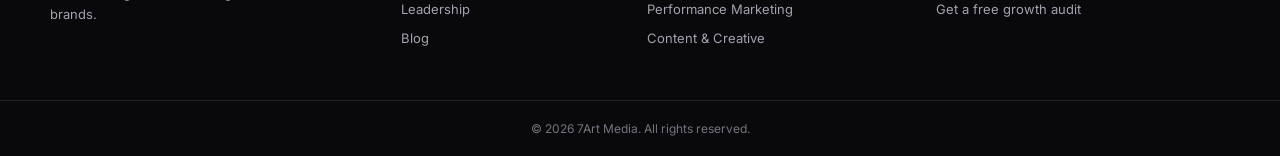
<file: blog/why-your-ads-are-not-converting/index.html>
<!doctype html>
<html lang="en">
<head>
  <meta charset="utf-8">
  <meta name="viewport" content="width=device-width, initial-scale=1">
  <title>Why Your Ads Are Not Converting | 7Art</title>
  <meta name="description" content="Diagnose low-converting ads by checking audience intent, creative clarity, offer strength and landing-page continuity before increasing your media budget.">
  <meta name="author" content="Anjali Patel">
  <link rel="canonical" href="https://7artmedia.com/blog/why-your-ads-are-not-converting/">
  <meta property="og:type" content="article">
  <meta property="og:title" content="Why Your Ads Are Not Converting">
  <meta property="og:description" content="Diagnose low-converting ads by checking audience intent, creative clarity, offer strength and landing-page continuity before increasing your media budget.">
  <meta property="og:url" content="https://7artmedia.com/blog/why-your-ads-are-not-converting/">
  <meta property="og:image" content="https://7artmedia.com/assets/blog/placeholders/ads-converting.svg">
  <meta property="og:image:alt" content="Marketing conversion dashboard with a rising purple and orange performance line">
  <meta property="article:published_time" content="2024-03-10T09:00:00.000Z">
  <meta property="article:modified_time" content="2026-07-12T06:00:00.000Z">
  <meta property="article:section" content="Marketing">
  <meta property="article:tag" content="Ads">
  <meta property="article:tag" content="Conversion">
  <meta property="article:tag" content="Performance">
  <meta name="twitter:card" content="summary_large_image">
  <meta name="twitter:title" content="Why Your Ads Are Not Converting">
  <meta name="twitter:description" content="Diagnose low-converting ads by checking audience intent, creative clarity, offer strength and landing-page continuity before increasing your media budget.">
  <meta name="twitter:image" content="https://7artmedia.com/assets/blog/placeholders/ads-converting.svg">
  <link rel="icon" href="/favicon.png">
  <link rel="preconnect" href="https://fonts.googleapis.com">
  <link rel="preconnect" href="https://fonts.gstatic.com" crossorigin>
  <link href="https://fonts.googleapis.com/css2?family=Inter:wght@400;500;600;700;800;900&display=swap" rel="stylesheet">
  <link rel="stylesheet" href="/global-navbar.css">
  <link rel="stylesheet" href="/blog-shared.css">
  <script type="application/ld+json">{"@context":"https://schema.org","@type":"BlogPosting","headline":"Why Your Ads Are Not Converting and How to Fix It","description":"Diagnose low-converting ads by checking audience intent, creative clarity, offer strength and landing-page continuity before increasing your media budget.","image":["https://7artmedia.com/assets/blog/placeholders/ads-converting.svg"],"datePublished":"2024-03-10T09:00:00.000Z","dateModified":"2026-07-12T06:00:00.000Z","author":{"@type":"Person","name":"Anjali Patel"},"publisher":{"@type":"Organization","name":"7Art","logo":{"@type":"ImageObject","url":"https://7artmedia.com/favicon.png"}},"mainEntityOfPage":{"@type":"WebPage","@id":"https://7artmedia.com/blog/why-your-ads-are-not-converting/"},"articleSection":"Marketing","keywords":"Ads, Conversion, Performance"}</script>
</head>
<body class="article-page">
  <a class="skip-link" href="#article-content">Skip to article</a>
  
  <nav class="global-nav" aria-label="Primary navigation" data-global-nav>
    <div class="global-nav__inner">
      <a class="global-nav__brand" href="/index.html" aria-label="7Art home">
        <span class="global-nav__mark" aria-hidden="true">7</span><span>7Art</span>
      </a>
      <div class="global-nav__links" id="globalNavLinks" data-global-nav-links>
        <a class="global-nav__link" href="/leadership.html">Leadership</a>
        <a class="global-nav__link" href="/index.html#framework">Framework</a>
        <a class="global-nav__link" href="/index.html#services">Services</a>
        <a class="global-nav__link" href="/results.html">Results</a>
        <a class="global-nav__link" href="/blog.html" aria-current="page">Blog</a>
        <a class="global-nav__link" href="/index.html#faq">FAQ</a>
      </div>
      <a class="global-nav__cta" href="/index.html#contact">Get Free Growth Audit</a>
      <button class="global-nav__toggle" type="button" aria-label="Open navigation" aria-controls="globalNavLinks" aria-expanded="false" data-global-nav-toggle>☰</button>
    </div>
  </nav>
  <main>
    <div class="article-shell">
      <nav class="breadcrumbs" aria-label="Breadcrumb"><a href="/">Home</a><span aria-hidden="true">/</span><a href="/blog.html">Blog</a><span aria-hidden="true">/</span><span aria-current="page">Why Your Ads Are Not Converting and How to Fix It</span></nav>
      <header class="article-header">
        <span class="category-pill">Marketing</span>
        <h1>Why Your Ads Are Not Converting and How to Fix It</h1>
        <p class="article-deck">Diagnose low-converting ads by checking audience intent, creative clarity, offer strength and landing-page continuity before increasing your media budget.</p>
        <div class="article-meta"><span>By <strong>Anjali Patel</strong></span><span><time datetime="2024-03-10T09:00:00.000Z">10 March 2024</time></span><span>3 min read</span></div>
        <div class="article-tags"><span>Ads</span><span>Conversion</span><span>Performance</span></div>
      </header>
      <figure class="article-cover"><img src="/assets/blog/placeholders/ads-converting.svg" alt="Marketing conversion dashboard with a rising purple and orange performance line" width="1200" height="675" fetchpriority="high"></figure>
      <div class="article-content" id="article-content"><p>When an ad receives impressions and clicks but produces few conversions, the instinct is often to change the audience or increase the budget. That can make the problem more expensive without solving it.</p>
<p>Conversion depends on continuity. The person must understand the promise, believe it is relevant and experience the same logic after clicking.</p>
<h2 id="check-the-quality-of-the-click">Check the quality of the click</h2>
<p>A high click-through rate can be misleading when the creative attracts curiosity instead of purchase intent. Review the relationship between the hook and the action you want the visitor to take.</p>
<p>Ask:</p>
<ul>
<li>Does the opening identify the correct problem or desire?</li>
<li>Does the creative show the product, result or mechanism clearly?</li>
<li>Does the call to action match the visitor&#39;s level of awareness?</li>
<li>Are comments and engagement coming from likely customers?</li>
</ul>
<p>A smaller number of qualified clicks can create more revenue than a large volume of low-intent traffic.</p>
<h2 id="make-the-core-message-obvious">Make the core message obvious</h2>
<p>People should understand the product, the benefit and the reason to care within a few seconds. Complex copy, vague claims and excessive design can hide the value proposition.</p>
<p>Use one main promise per ad. Supporting proof can strengthen it, but it should not compete with the main idea. If the creative requires a long explanation before the customer understands the offer, simplify it.</p>
<h2 id="evaluate-the-offer-not-only-the-ad">Evaluate the offer, not only the ad</h2>
<p>Creative cannot permanently compensate for a weak offer. The offer includes the product, price, risk reversal, urgency, bonuses and buying experience.</p>
<p>Compare the promise with the alternatives available to the customer. Is the value clear? Is there evidence? Is the perceived risk reasonable? Does the offer make sense for a first-time buyer?</p>
<p>Improving an offer may involve better bundles, stronger guarantees, clearer delivery information or proof that addresses a specific objection.</p>
<h2 id="protect-message-continuity-after-the-click">Protect message continuity after the click</h2>
<p>The landing page should continue the ad&#39;s argument. If an ad leads with a specific use case, the page should immediately confirm that use case. Sending every campaign to a generic homepage creates unnecessary friction.</p>
<p>Review these elements above the fold:</p>
<ol>
<li>The same core promise used in the ad</li>
<li>A clear product or result visual</li>
<li>Relevant proof</li>
<li>The primary call to action</li>
<li>Essential information about price, delivery or eligibility</li>
</ol>
<p>The visual style does not need to be identical, but the meaning should feel continuous.</p>
<h2 id="diagnose-the-funnel-in-order">Diagnose the funnel in order</h2>
<p>Analyse the funnel from the top instead of changing everything at once:</p>
<ul>
<li>Low qualified click-through rate: improve the audience-message fit.</li>
<li>Good clicks, weak page engagement: improve message continuity and page clarity.</li>
<li>Good engagement, weak add-to-cart rate: improve product information or offer strength.</li>
<li>Strong checkout starts, weak purchases: reduce checkout friction and increase trust.</li>
</ul>
<p>This sequence helps you locate the constraint before launching another test.</p>
<p>Better conversion rarely comes from one secret setting. It comes from aligning the customer, message, offer and experience. Fix that alignment first, then scale the media behind it.</p>
</div>
      <aside class="author-box" aria-label="About the author"><div class="author-avatar" aria-hidden="true">7</div><div><span>Written by</span><h2>Anjali Patel</h2><p>Growth strategy and execution insights from the 7Art team.</p></div><a href="/index.html#contact">Discuss your growth challenge</a></aside>
    </div>
    <section class="related-section"><div class="blog-shell"><div class="section-heading"><div><span class="eyebrow">KEEP READING</span><h2>Related insights</h2></div><a class="read-link" href="/blog.html">View all articles →</a></div><div class="related-grid"><article class="related-card"><a href="/blog/how-to-build-a-growth-system-that-actually-works/"><img src="/assets/blog/placeholders/growth-system.svg" alt="Abstract purple and orange growth system framework with connected stages" loading="lazy"><span>Growth Strategy</span><h3>How to Build a Growth System That Actually Works</h3><p>3 min read · 15 March 2024</p></a></article><article class="related-card"><a href="/blog/ai-tools-that-improve-marketing-execution/"><img src="/assets/blog/placeholders/ai-marketing.svg" alt="Abstract AI marketing workflow with connected purple and orange nodes" loading="lazy"><span>AI &amp; Automation</span><h3>AI Tools That Actually Improve Marketing Execution</h3><p>3 min read · 12 March 2024</p></a></article><article class="related-card"><a href="/blog/content-that-converts-data-driven-approach/"><img src="/assets/blog/placeholders/content-converts.svg" alt="Content strategy blocks flowing into a purple and orange conversion path" loading="lazy"><span>Content</span><h3>Content That Converts: A Data-Driven Approach</h3><p>3 min read · 8 March 2024</p></a></article></div></div></section>
  </main>
  
  <footer class="blog-footer-site">
    <div class="blog-footer-grid">
      <div>
        <a class="footer-brand" href="/index.html"><span>7</span>7Art</a>
        <p>AI-assisted growth marketing for D2C brands.</p>
      </div>
      <div><h2>Explore</h2><a href="/results.html">Results</a><a href="/leadership.html">Leadership</a><a href="/blog.html">Blog</a></div>
      <div><h2>Services</h2><a href="/index.html#services">Growth Strategy</a><a href="/index.html#services">Performance Marketing</a><a href="/index.html#services">Content & Creative</a></div>
      <div><h2>Start a conversation</h2><a href="mailto:7artsupportofficial@gmail.com">7artsupportofficial@gmail.com</a><a href="/index.html#contact">Get a free growth audit</a></div>
    </div>
    <div class="blog-footer-bottom">© 2026 7Art Media. All rights reserved.</div>
  </footer>
  <script src="/global-navbar.js"></script>
</body>
</html>
</file>
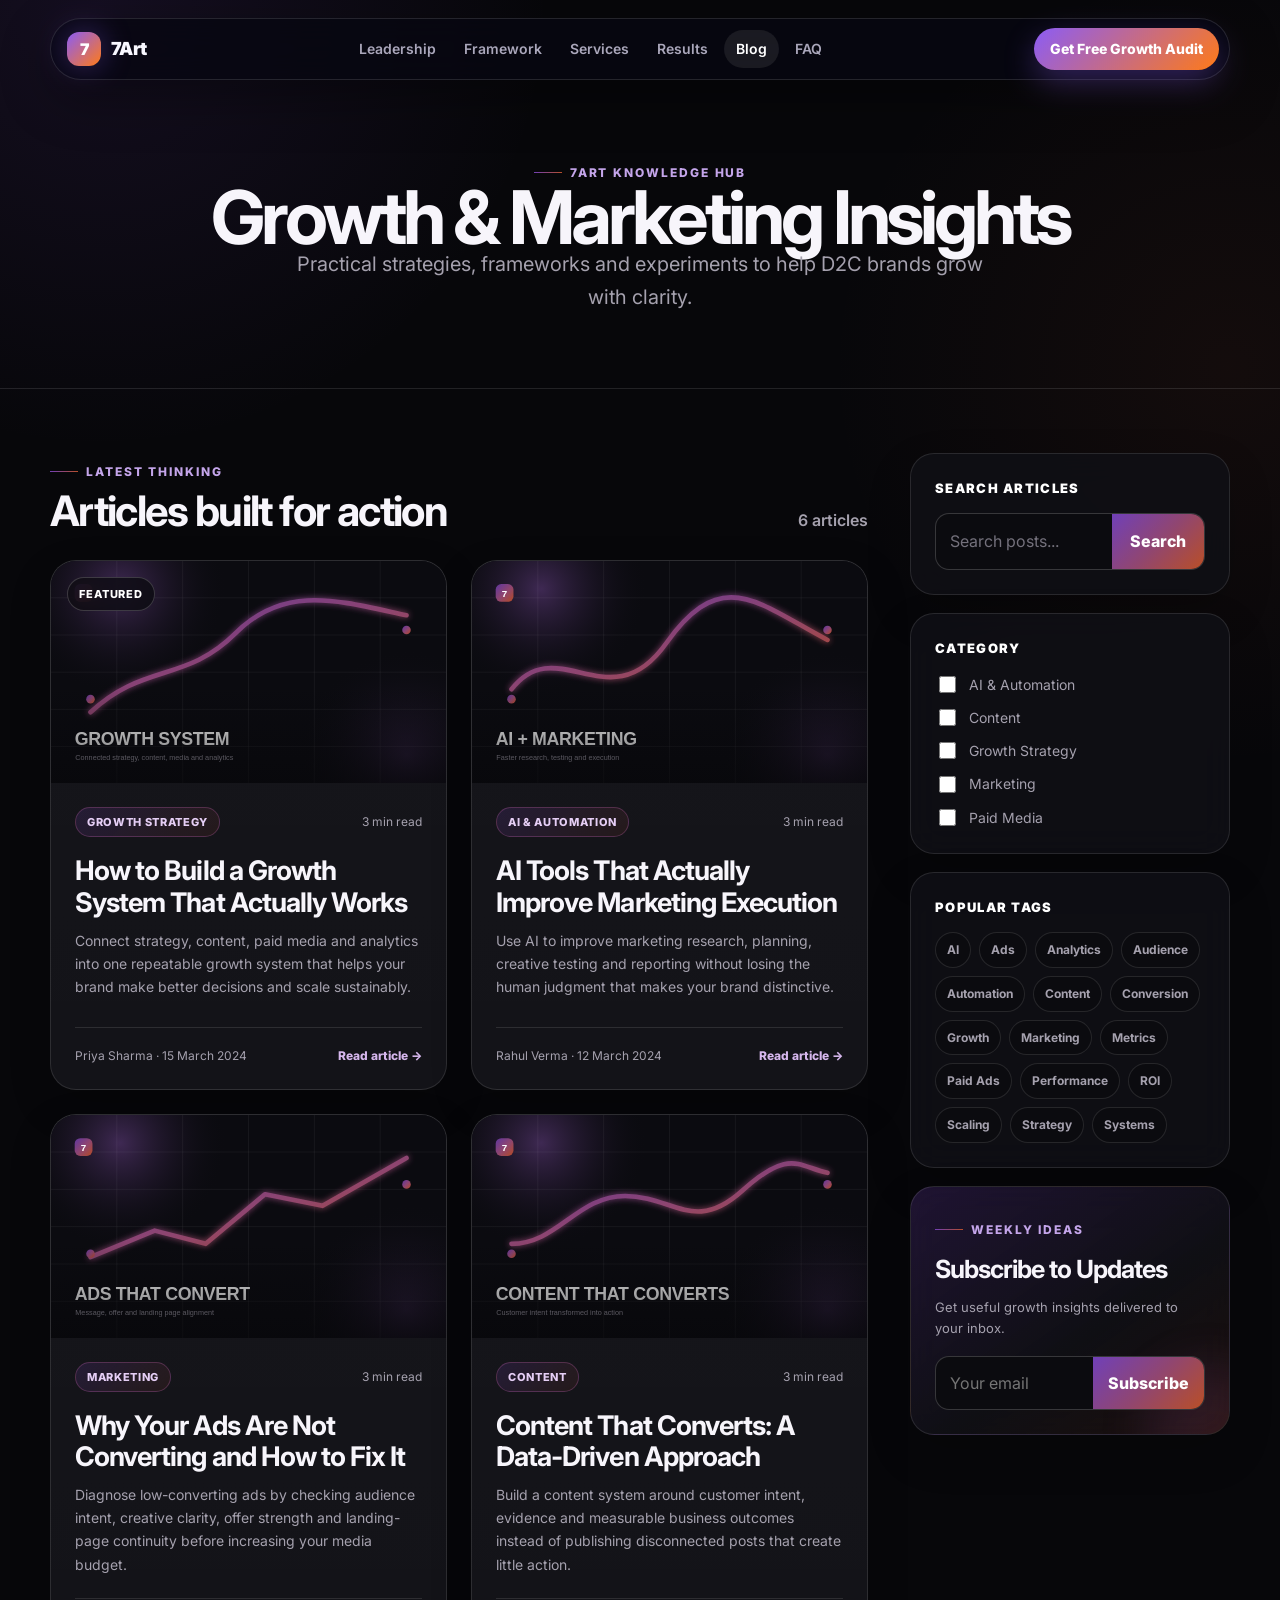
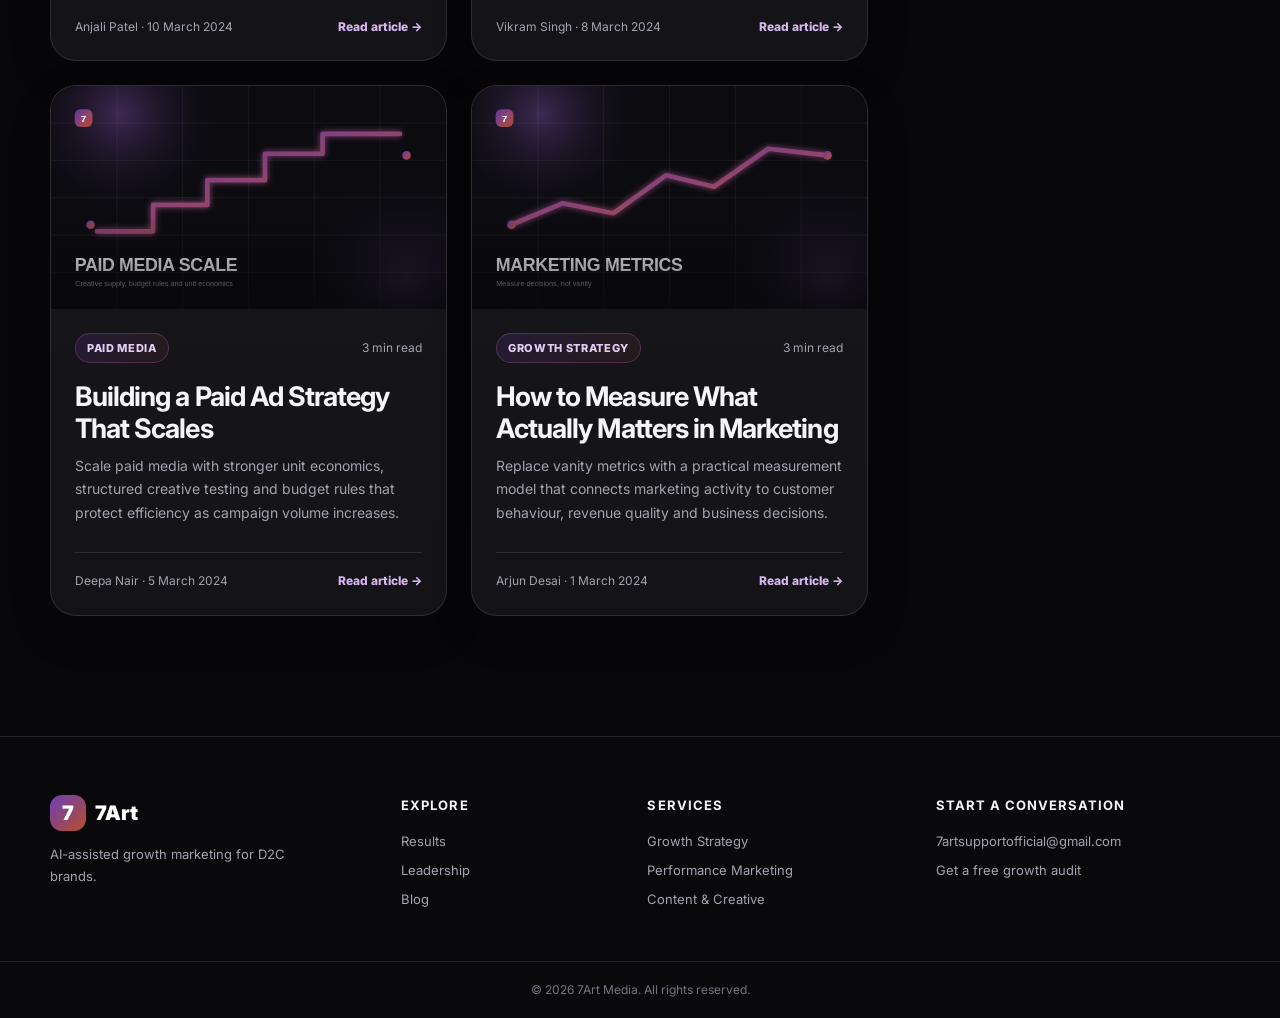
<file: blog.html>
<!doctype html>
<html lang="en">
<head>
  <meta charset="utf-8">
  <meta name="viewport" content="width=device-width, initial-scale=1">
  <title>Growth & Marketing Insights | 7Art Blog</title>
  <meta name="description" content="Actionable growth strategy, paid marketing, content, SEO and AI automation insights for D2C brands from the 7Art team.">
  <link rel="canonical" href="https://7artmedia.com/blog.html">
  <meta property="og:type" content="website">
  <meta property="og:title" content="Growth & Marketing Insights | 7Art Blog">
  <meta property="og:description" content="Actionable growth and marketing insights for ambitious D2C brands.">
  <meta property="og:url" content="https://7artmedia.com/blog.html">
  <meta property="og:image" content="https://7artmedia.com/favicon.png">
  <meta name="twitter:card" content="summary_large_image">
  <meta name="twitter:title" content="Growth & Marketing Insights | 7Art Blog">
  <meta name="twitter:description" content="Actionable growth and marketing insights for ambitious D2C brands.">
  <meta name="twitter:image" content="https://7artmedia.com/favicon.png">
  <link rel="alternate" type="application/rss+xml" title="7Art Blog RSS" href="https://7artmedia.com/rss.xml">
  <link rel="icon" href="/favicon.png">
  <link rel="preconnect" href="https://fonts.googleapis.com">
  <link rel="preconnect" href="https://fonts.gstatic.com" crossorigin>
  <link href="https://fonts.googleapis.com/css2?family=Inter:wght@400;500;600;700;800;900&display=swap" rel="stylesheet">
  <link rel="stylesheet" href="/global-navbar.css">
  <link rel="stylesheet" href="/blog-shared.css">
  <script type="application/ld+json">{"@context":"https://schema.org","@type":"ItemList","name":"7Art Growth & Marketing Insights","itemListElement":[{"@type":"ListItem","position":1,"url":"https://7artmedia.com/blog/how-to-build-a-growth-system-that-actually-works/","name":"How to Build a Growth System That Actually Works"},{"@type":"ListItem","position":2,"url":"https://7artmedia.com/blog/ai-tools-that-improve-marketing-execution/","name":"AI Tools That Actually Improve Marketing Execution"},{"@type":"ListItem","position":3,"url":"https://7artmedia.com/blog/why-your-ads-are-not-converting/","name":"Why Your Ads Are Not Converting and How to Fix It"},{"@type":"ListItem","position":4,"url":"https://7artmedia.com/blog/content-that-converts-data-driven-approach/","name":"Content That Converts: A Data-Driven Approach"},{"@type":"ListItem","position":5,"url":"https://7artmedia.com/blog/building-a-paid-ad-strategy-that-scales/","name":"Building a Paid Ad Strategy That Scales"},{"@type":"ListItem","position":6,"url":"https://7artmedia.com/blog/how-to-measure-what-matters-in-marketing/","name":"How to Measure What Actually Matters in Marketing"}]}</script>
</head>
<body class="blog-index-page">
  <a class="skip-link" href="#main-content">Skip to content</a>
  
  <nav class="global-nav" aria-label="Primary navigation" data-global-nav>
    <div class="global-nav__inner">
      <a class="global-nav__brand" href="/index.html" aria-label="7Art home">
        <span class="global-nav__mark" aria-hidden="true">7</span><span>7Art</span>
      </a>
      <div class="global-nav__links" id="globalNavLinks" data-global-nav-links>
        <a class="global-nav__link" href="/leadership.html">Leadership</a>
        <a class="global-nav__link" href="/index.html#framework">Framework</a>
        <a class="global-nav__link" href="/index.html#services">Services</a>
        <a class="global-nav__link" href="/results.html">Results</a>
        <a class="global-nav__link" href="/blog.html" aria-current="page">Blog</a>
        <a class="global-nav__link" href="/index.html#faq">FAQ</a>
      </div>
      <a class="global-nav__cta" href="/index.html#contact">Get Free Growth Audit</a>
      <button class="global-nav__toggle" type="button" aria-label="Open navigation" aria-controls="globalNavLinks" aria-expanded="false" data-global-nav-toggle>☰</button>
    </div>
  </nav>
  <header class="blog-hero">
    <div class="blog-shell">
      <span class="eyebrow">7ART KNOWLEDGE HUB</span>
      <h1>Growth &amp; Marketing Insights</h1>
      <p>Practical strategies, frameworks and experiments to help D2C brands grow with clarity.</p>
    </div>
  </header>
  <main class="blog-shell blog-layout" id="main-content">
    <section aria-labelledby="latest-posts-title">
      <div class="section-heading"><div><span class="eyebrow">LATEST THINKING</span><h2 id="latest-posts-title">Articles built for action</h2></div><p id="resultCount" aria-live="polite">6 articles</p></div>
      <div class="blog-grid" id="blogGrid"><article class="blog-card" data-blog-card data-category="growth strategy" data-tags="growth|strategy|systems" data-search="how to build a growth system that actually works connect strategy, content, paid media and analytics into one repeatable growth system that helps your brand make better decisions and scale sustainably. growth strategy growth strategy systems">
    <a class="blog-card__image" href="/blog/how-to-build-a-growth-system-that-actually-works/" aria-label="Read How to Build a Growth System That Actually Works">
      <img src="/assets/blog/placeholders/growth-system.svg" alt="Abstract purple and orange growth system framework with connected stages" loading="lazy" width="1200" height="675">
      <span class="featured-label">Featured</span>
    </a>
    <div class="blog-card__content">
      <div class="blog-card__meta"><span class="category-pill">Growth Strategy</span><span>3 min read</span></div>
      <h2><a href="/blog/how-to-build-a-growth-system-that-actually-works/">How to Build a Growth System That Actually Works</a></h2>
      <p>Connect strategy, content, paid media and analytics into one repeatable growth system that helps your brand make better decisions and scale sustainably.</p>
      <div class="blog-card__bottom"><span>Priya Sharma · <time datetime="2024-03-15T09:00:00.000Z">15 March 2024</time></span><a class="read-link" href="/blog/how-to-build-a-growth-system-that-actually-works/">Read article <span aria-hidden="true">→</span></a></div>
    </div>
  </article>
<article class="blog-card" data-blog-card data-category="ai &amp; automation" data-tags="ai|automation|marketing" data-search="ai tools that actually improve marketing execution use ai to improve marketing research, planning, creative testing and reporting without losing the human judgment that makes your brand distinctive. ai &amp; automation ai automation marketing">
    <a class="blog-card__image" href="/blog/ai-tools-that-improve-marketing-execution/" aria-label="Read AI Tools That Actually Improve Marketing Execution">
      <img src="/assets/blog/placeholders/ai-marketing.svg" alt="Abstract AI marketing workflow with connected purple and orange nodes" loading="lazy" width="1200" height="675">
      
    </a>
    <div class="blog-card__content">
      <div class="blog-card__meta"><span class="category-pill">AI &amp; Automation</span><span>3 min read</span></div>
      <h2><a href="/blog/ai-tools-that-improve-marketing-execution/">AI Tools That Actually Improve Marketing Execution</a></h2>
      <p>Use AI to improve marketing research, planning, creative testing and reporting without losing the human judgment that makes your brand distinctive.</p>
      <div class="blog-card__bottom"><span>Rahul Verma · <time datetime="2024-03-12T09:00:00.000Z">12 March 2024</time></span><a class="read-link" href="/blog/ai-tools-that-improve-marketing-execution/">Read article <span aria-hidden="true">→</span></a></div>
    </div>
  </article>
<article class="blog-card" data-blog-card data-category="marketing" data-tags="ads|conversion|performance" data-search="why your ads are not converting and how to fix it diagnose low-converting ads by checking audience intent, creative clarity, offer strength and landing-page continuity before increasing your media budget. marketing ads conversion performance">
    <a class="blog-card__image" href="/blog/why-your-ads-are-not-converting/" aria-label="Read Why Your Ads Are Not Converting and How to Fix It">
      <img src="/assets/blog/placeholders/ads-converting.svg" alt="Marketing conversion dashboard with a rising purple and orange performance line" loading="lazy" width="1200" height="675">
      
    </a>
    <div class="blog-card__content">
      <div class="blog-card__meta"><span class="category-pill">Marketing</span><span>3 min read</span></div>
      <h2><a href="/blog/why-your-ads-are-not-converting/">Why Your Ads Are Not Converting and How to Fix It</a></h2>
      <p>Diagnose low-converting ads by checking audience intent, creative clarity, offer strength and landing-page continuity before increasing your media budget.</p>
      <div class="blog-card__bottom"><span>Anjali Patel · <time datetime="2024-03-10T09:00:00.000Z">10 March 2024</time></span><a class="read-link" href="/blog/why-your-ads-are-not-converting/">Read article <span aria-hidden="true">→</span></a></div>
    </div>
  </article>
<article class="blog-card" data-blog-card data-category="content" data-tags="content|audience|conversion" data-search="content that converts: a data-driven approach build a content system around customer intent, evidence and measurable business outcomes instead of publishing disconnected posts that create little action. content content audience conversion">
    <a class="blog-card__image" href="/blog/content-that-converts-data-driven-approach/" aria-label="Read Content That Converts: A Data-Driven Approach">
      <img src="/assets/blog/placeholders/content-converts.svg" alt="Content strategy blocks flowing into a purple and orange conversion path" loading="lazy" width="1200" height="675">
      
    </a>
    <div class="blog-card__content">
      <div class="blog-card__meta"><span class="category-pill">Content</span><span>3 min read</span></div>
      <h2><a href="/blog/content-that-converts-data-driven-approach/">Content That Converts: A Data-Driven Approach</a></h2>
      <p>Build a content system around customer intent, evidence and measurable business outcomes instead of publishing disconnected posts that create little action.</p>
      <div class="blog-card__bottom"><span>Vikram Singh · <time datetime="2024-03-08T09:00:00.000Z">8 March 2024</time></span><a class="read-link" href="/blog/content-that-converts-data-driven-approach/">Read article <span aria-hidden="true">→</span></a></div>
    </div>
  </article>
<article class="blog-card" data-blog-card data-category="paid media" data-tags="paid ads|scaling|strategy" data-search="building a paid ad strategy that scales scale paid media with stronger unit economics, structured creative testing and budget rules that protect efficiency as campaign volume increases. paid media paid ads scaling strategy">
    <a class="blog-card__image" href="/blog/building-a-paid-ad-strategy-that-scales/" aria-label="Read Building a Paid Ad Strategy That Scales">
      <img src="/assets/blog/placeholders/paid-ad-strategy.svg" alt="Paid advertising scale framework represented by layered purple and orange bars" loading="lazy" width="1200" height="675">
      
    </a>
    <div class="blog-card__content">
      <div class="blog-card__meta"><span class="category-pill">Paid Media</span><span>3 min read</span></div>
      <h2><a href="/blog/building-a-paid-ad-strategy-that-scales/">Building a Paid Ad Strategy That Scales</a></h2>
      <p>Scale paid media with stronger unit economics, structured creative testing and budget rules that protect efficiency as campaign volume increases.</p>
      <div class="blog-card__bottom"><span>Deepa Nair · <time datetime="2024-03-05T09:00:00.000Z">5 March 2024</time></span><a class="read-link" href="/blog/building-a-paid-ad-strategy-that-scales/">Read article <span aria-hidden="true">→</span></a></div>
    </div>
  </article>
<article class="blog-card" data-blog-card data-category="growth strategy" data-tags="metrics|analytics|roi" data-search="how to measure what actually matters in marketing replace vanity metrics with a practical measurement model that connects marketing activity to customer behaviour, revenue quality and business decisions. growth strategy metrics analytics roi">
    <a class="blog-card__image" href="/blog/how-to-measure-what-matters-in-marketing/" aria-label="Read How to Measure What Actually Matters in Marketing">
      <img src="/assets/blog/placeholders/marketing-metrics.svg" alt="Marketing measurement dashboard with dark purple and orange data visualisation" loading="lazy" width="1200" height="675">
      
    </a>
    <div class="blog-card__content">
      <div class="blog-card__meta"><span class="category-pill">Growth Strategy</span><span>3 min read</span></div>
      <h2><a href="/blog/how-to-measure-what-matters-in-marketing/">How to Measure What Actually Matters in Marketing</a></h2>
      <p>Replace vanity metrics with a practical measurement model that connects marketing activity to customer behaviour, revenue quality and business decisions.</p>
      <div class="blog-card__bottom"><span>Arjun Desai · <time datetime="2024-03-01T09:00:00.000Z">1 March 2024</time></span><a class="read-link" href="/blog/how-to-measure-what-matters-in-marketing/">Read article <span aria-hidden="true">→</span></a></div>
    </div>
  </article></div>
      <nav class="pagination" id="pagination" aria-label="Blog pagination"></nav>
      <div class="empty-state" id="emptyState" hidden><h2>No matching posts</h2><p>Try a different search term or clear the filters.</p><button type="button" id="clearFilters">Clear all filters</button></div>
    </section>
    <aside class="blog-sidebar" aria-label="Blog filters">
      <div class="sidebar-card">
        <label class="filter-title" for="searchInput">Search articles</label>
        <div class="search-box"><input id="searchInput" type="search" placeholder="Search posts..." autocomplete="off"><button type="button" id="searchButton">Search</button></div>
      </div>
      <div class="sidebar-card">
        <h2 class="filter-title">Category</h2>
        <div class="filter-options"><label class="filter-option"><input type="checkbox" value="ai &amp; automation"><span>AI &amp; Automation</span></label><label class="filter-option"><input type="checkbox" value="content"><span>Content</span></label><label class="filter-option"><input type="checkbox" value="growth strategy"><span>Growth Strategy</span></label><label class="filter-option"><input type="checkbox" value="marketing"><span>Marketing</span></label><label class="filter-option"><input type="checkbox" value="paid media"><span>Paid Media</span></label></div>
      </div>
      <div class="sidebar-card">
        <h2 class="filter-title">Popular tags</h2>
        <div class="tag-list"><button type="button" class="tag" data-tag="ai">AI</button><button type="button" class="tag" data-tag="ads">Ads</button><button type="button" class="tag" data-tag="analytics">Analytics</button><button type="button" class="tag" data-tag="audience">Audience</button><button type="button" class="tag" data-tag="automation">Automation</button><button type="button" class="tag" data-tag="content">Content</button><button type="button" class="tag" data-tag="conversion">Conversion</button><button type="button" class="tag" data-tag="growth">Growth</button><button type="button" class="tag" data-tag="marketing">Marketing</button><button type="button" class="tag" data-tag="metrics">Metrics</button><button type="button" class="tag" data-tag="paid ads">Paid Ads</button><button type="button" class="tag" data-tag="performance">Performance</button><button type="button" class="tag" data-tag="roi">ROI</button><button type="button" class="tag" data-tag="scaling">Scaling</button><button type="button" class="tag" data-tag="strategy">Strategy</button><button type="button" class="tag" data-tag="systems">Systems</button></div>
      </div>
      <div class="sidebar-card subscribe-card">
        <span class="eyebrow">WEEKLY IDEAS</span><h2>Subscribe to Updates</h2><p>Get useful growth insights delivered to your inbox.</p>
        <form class="newsletter" id="newsletterForm"><label class="sr-only" for="newsletterEmail">Your email</label><input id="newsletterEmail" type="email" placeholder="Your email" required><button type="submit">Subscribe</button></form>
      </div>
    </aside>
  </main>
  
  <footer class="blog-footer-site">
    <div class="blog-footer-grid">
      <div>
        <a class="footer-brand" href="/index.html"><span>7</span>7Art</a>
        <p>AI-assisted growth marketing for D2C brands.</p>
      </div>
      <div><h2>Explore</h2><a href="/results.html">Results</a><a href="/leadership.html">Leadership</a><a href="/blog.html">Blog</a></div>
      <div><h2>Services</h2><a href="/index.html#services">Growth Strategy</a><a href="/index.html#services">Performance Marketing</a><a href="/index.html#services">Content & Creative</a></div>
      <div><h2>Start a conversation</h2><a href="mailto:7artsupportofficial@gmail.com">7artsupportofficial@gmail.com</a><a href="/index.html#contact">Get a free growth audit</a></div>
    </div>
    <div class="blog-footer-bottom">© 2026 7Art Media. All rights reserved.</div>
  </footer>
  <script src="/global-navbar.js"></script>
  <script src="/blog.js"></script>
</body>
</html>
</file>
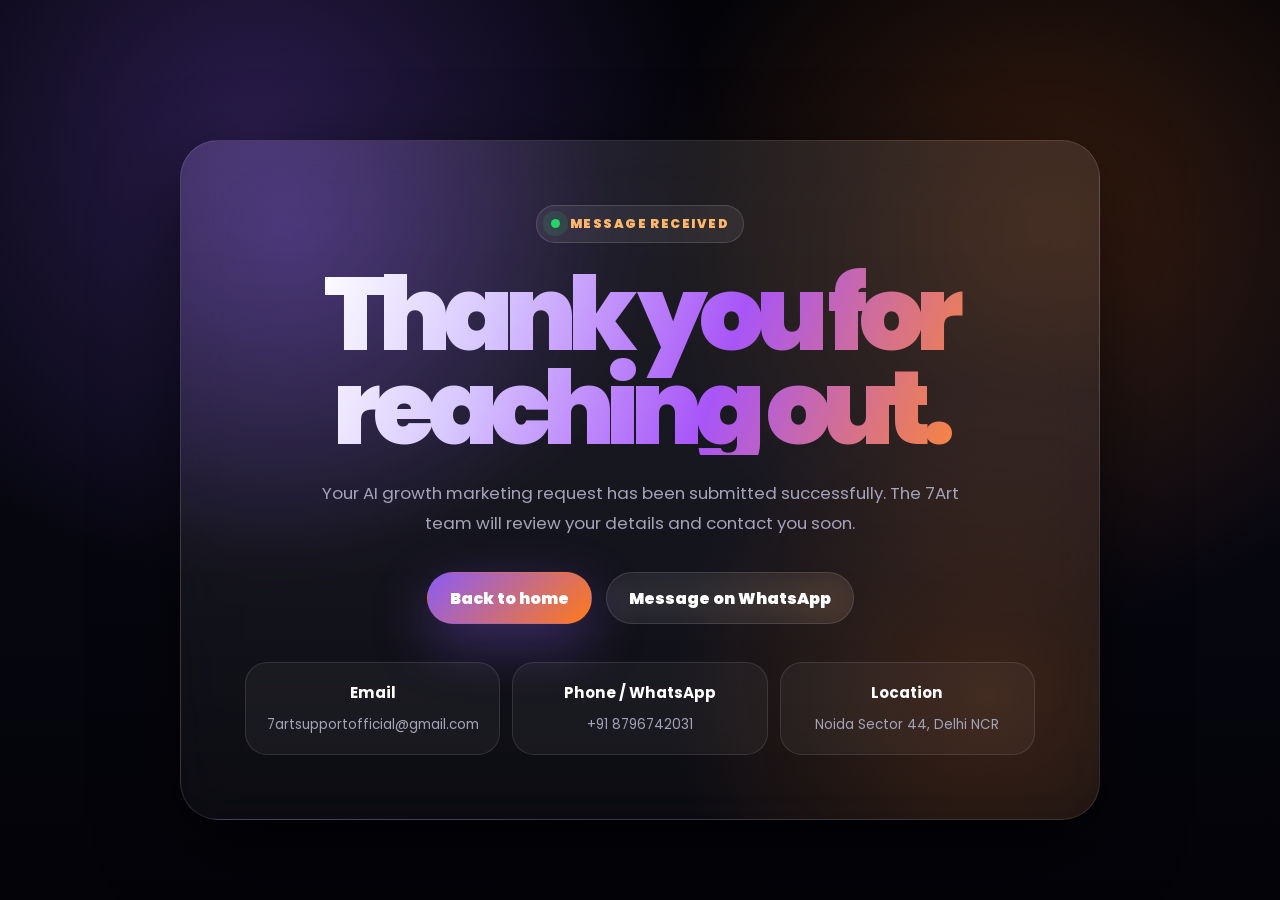
<file: thank-you.html>
<!DOCTYPE html>
<html lang="en">
<head>
  <meta charset="UTF-8" />
  <meta name="viewport" content="width=device-width, initial-scale=1.0" />
  <title>Thank You — 7Art</title>
  <meta name="description" content="Thank you for contacting 7Art. Your AI growth marketing request has been received." />

  <link rel="preconnect" href="https://fonts.googleapis.com">
  <link rel="preconnect" href="https://fonts.gstatic.com" crossorigin>
  <link href="https://fonts.googleapis.com/css2?family=Poppins:wght@400;500;600;700;800;900&display=swap" rel="stylesheet">

  <link rel="stylesheet" href="style.css" />

  <style>
    body {
      font-family: Poppins, system-ui, -apple-system, BlinkMacSystemFont, "Segoe UI", sans-serif;
    }

    .thank-you-page {
      min-height: 100vh;
      display: grid;
      place-items: center;
      padding: 120px 20px 60px;
      background:
        radial-gradient(circle at 20% 15%, rgba(139, 92, 246, 0.28), transparent 28rem),
        radial-gradient(circle at 82% 25%, rgba(255, 122, 24, 0.20), transparent 25rem),
        linear-gradient(180deg, #030308 0%, #070711 50%, #030308 100%);
    }

    .thank-card {
      width: min(920px, 100%);
      border: 1px solid rgba(255,255,255,0.12);
      border-radius: 38px;
      padding: clamp(28px, 6vw, 64px);
      background:
        radial-gradient(circle at 12% 14%, rgba(139,92,246,0.26), transparent 20rem),
        radial-gradient(circle at 88% 82%, rgba(255,122,24,0.18), transparent 20rem),
        linear-gradient(180deg, rgba(255,255,255,0.095), rgba(255,255,255,0.035));
      backdrop-filter: blur(24px);
      box-shadow: 0 24px 80px rgba(0,0,0,0.55);
      text-align: center;
    }

    .thank-badge {
      display: inline-flex;
      align-items: center;
      gap: 10px;
      margin-bottom: 24px;
      padding: 9px 14px;
      border-radius: 999px;
      border: 1px solid rgba(255,255,255,0.14);
      background: rgba(255,255,255,0.07);
      color: #ffb86b;
      font-size: 0.78rem;
      font-weight: 900;
      letter-spacing: 0.12em;
      text-transform: uppercase;
    }

    .thank-dot {
      width: 9px;
      height: 9px;
      border-radius: 999px;
      background: #25d366;
      box-shadow: 0 0 0 8px rgba(37,211,102,0.12);
    }

    .thank-card h1 {
      max-width: 820px;
      margin: 0 auto;
      font-size: clamp(3rem, 8vw, 6.5rem);
      line-height: 0.92;
      letter-spacing: -0.08em;
      font-weight: 950;
      background: linear-gradient(110deg, #ffffff 8%, #d8c9ff 30%, #a855f7 60%, #ff8a2a 94%);
      -webkit-background-clip: text;
      background-clip: text;
      color: transparent;
    }

    .thank-card p {
      max-width: 680px;
      margin: 24px auto 0;
      color: #a6a3b8;
      font-size: 1.05rem;
      line-height: 1.75;
    }

    .thank-actions {
      display: flex;
      flex-wrap: wrap;
      justify-content: center;
      gap: 14px;
      margin-top: 34px;
    }

    .thank-btn {
      display: inline-flex;
      min-height: 52px;
      align-items: center;
      justify-content: center;
      padding: 0 22px;
      border-radius: 999px;
      font-weight: 850;
      color: white;
      text-decoration: none;
      transition: transform 0.24s ease, border-color 0.24s ease, background 0.24s ease;
    }

    .thank-btn-primary {
      border: 1px solid transparent;
      background: linear-gradient(135deg, #8b5cf6, #ff7a18);
      box-shadow: 0 20px 55px rgba(139, 92, 246, 0.36);
    }

    .thank-btn-secondary {
      border: 1px solid rgba(255,255,255,0.12);
      background: rgba(255,255,255,0.055);
      backdrop-filter: blur(16px);
    }

    .thank-btn:hover {
      transform: translateY(-3px);
    }

    .thank-meta {
      display: grid;
      grid-template-columns: repeat(3, 1fr);
      gap: 12px;
      margin-top: 38px;
    }

    .thank-meta-item {
      padding: 18px;
      border: 1px solid rgba(255,255,255,0.11);
      border-radius: 22px;
      background: rgba(255,255,255,0.045);
    }

    .thank-meta-item strong {
      display: block;
      margin-bottom: 7px;
      color: white;
      font-size: 0.95rem;
    }

    .thank-meta-item span {
      color: #a6a3b8;
      font-size: 0.84rem;
      line-height: 1.5;
    }

    @media (max-width: 680px) {
      .thank-you-page {
        padding-top: 90px;
      }

      .thank-actions {
        flex-direction: column;
      }

      .thank-btn {
        width: 100%;
      }

      .thank-meta {
        grid-template-columns: 1fr;
      }

      .thank-card {
        border-radius: 28px;
      }
    }
  </style>
</head>

<body>
  <main class="thank-you-page">
    <section class="thank-card">
      <div class="thank-badge">
        <span class="thank-dot"></span>
        Message received
      </div>

      <h1>Thank you for reaching out.</h1>

      <p>
        Your AI growth marketing request has been submitted successfully. The 7Art team will review your details and contact you soon.
      </p>

      <div class="thank-actions">
        <a class="thank-btn thank-btn-primary" href="index.html">Back to home</a>
        <a class="thank-btn thank-btn-secondary" href="https://wa.me/+918796742031?text=Hi%207Art%20team%2C%20I%20want%20to%20discuss%20Ai%20growth%20Marketing%20services." target="_blank" rel="noopener">Message on WhatsApp</a>
      </div>

      <div class="thank-meta">
        <div class="thank-meta-item">
          <strong>Email</strong>
          <span>7artsupportofficial@gmail.com</span>
        </div>
        <div class="thank-meta-item">
          <strong>Phone / WhatsApp</strong>
          <span>+91 8796742031</span>
        </div>
        <div class="thank-meta-item">
          <strong>Location</strong>
          <span>Noida Sector 44, Delhi NCR</span>
        </div>
      </div>
    </section>
  </main>
</body>
</html>
</file>
<file: global-navbar.css>
/* Shared 7Art navigation — used on Home, Leadership, Results and Blog */
.global-nav,
.global-nav * {
  box-sizing: border-box;
}

.global-nav {
  --global-nav-text: #f8f7ff;
  --global-nav-muted: #aaa7bb;
  --global-nav-stroke: rgba(255, 255, 255, 0.12);
  --global-nav-purple: #8b5cf6;
  --global-nav-orange: #ff7a18;
  position: fixed;
  top: 18px;
  left: 50%;
  z-index: 1000;
  width: min(1180px, calc(100% - 28px));
  transform: translateX(-50%);
  border: 1px solid var(--global-nav-stroke);
  border-radius: 999px;
  background: rgba(7, 7, 17, 0.78);
  -webkit-backdrop-filter: blur(22px);
  backdrop-filter: blur(22px);
  box-shadow: 0 18px 50px rgba(0, 0, 0, 0.35);
  color: var(--global-nav-text);
  font-family: Inter, system-ui, -apple-system, BlinkMacSystemFont, "Segoe UI", sans-serif;
}

.global-nav__inner {
  min-height: 60px;
  display: flex;
  align-items: center;
  justify-content: space-between;
  gap: 22px;
  padding: 8px 10px 8px 16px;
}

.global-nav__brand {
  display: inline-flex;
  align-items: center;
  gap: 10px;
  flex: 0 0 auto;
  color: var(--global-nav-text);
  text-decoration: none;
  font-size: 18px;
  font-weight: 900;
  line-height: 1;
  letter-spacing: -0.04em;
}

.global-nav__mark {
  width: 34px;
  height: 34px;
  display: grid;
  place-items: center;
  flex: 0 0 34px;
  border-radius: 12px;
  color: #fff;
  background: linear-gradient(135deg, var(--global-nav-purple), var(--global-nav-orange));
  box-shadow: 0 0 30px rgba(139, 92, 246, 0.38);
  font-size: 16px;
  font-weight: 900;
  line-height: 1;
}

.global-nav__links {
  display: flex;
  align-items: center;
  justify-content: center;
  gap: 4px;
  margin: 0 auto;
}

.global-nav__link {
  display: inline-flex;
  align-items: center;
  justify-content: center;
  min-height: 38px;
  padding: 0 12px;
  border-radius: 999px;
  color: var(--global-nav-muted);
  text-decoration: none;
  white-space: nowrap;
  font-size: 14px;
  font-weight: 600;
  line-height: 1;
  letter-spacing: 0;
  transition: color 0.25s ease, background 0.25s ease;
}

.global-nav__link:hover,
.global-nav__link:focus-visible,
.global-nav__link[aria-current="page"] {
  color: #fff;
  background: rgba(255, 255, 255, 0.08);
}

.global-nav__cta {
  min-height: 42px;
  display: inline-flex;
  align-items: center;
  justify-content: center;
  flex: 0 0 auto;
  padding: 0 16px;
  border-radius: 999px;
  color: #fff;
  background: linear-gradient(135deg, var(--global-nav-purple), var(--global-nav-orange));
  box-shadow: 0 12px 32px rgba(139, 92, 246, 0.32);
  text-decoration: none;
  white-space: nowrap;
  font-size: 14px;
  font-weight: 800;
  line-height: 1;
  transition: transform 0.25s ease, box-shadow 0.25s ease;
}

.global-nav__cta:hover,
.global-nav__cta:focus-visible {
  color: #fff;
  transform: translateY(-2px);
  box-shadow: 0 17px 42px rgba(255, 122, 24, 0.26);
}

.global-nav__toggle {
  width: 42px;
  height: 42px;
  display: none;
  place-items: center;
  flex: 0 0 42px;
  border: 1px solid var(--global-nav-stroke);
  border-radius: 14px;
  color: #fff;
  background: rgba(255, 255, 255, 0.06);
  cursor: pointer;
  font: inherit;
  font-size: 20px;
  line-height: 1;
}

@media (max-width: 1040px) {
  .global-nav__inner {
    gap: 12px;
  }

  .global-nav__links {
    position: absolute;
    top: calc(100% + 12px);
    left: 0;
    right: 0;
    display: none;
    margin: 0;
    padding: 12px;
    border: 1px solid var(--global-nav-stroke);
    border-radius: 24px;
    background: rgba(7, 7, 17, 0.96);
    -webkit-backdrop-filter: blur(22px);
    backdrop-filter: blur(22px);
    box-shadow: 0 20px 45px rgba(0, 0, 0, 0.42);
  }

  .global-nav__links.is-open {
    display: grid;
    grid-template-columns: repeat(2, minmax(0, 1fr));
    gap: 6px;
  }

  .global-nav__link {
    width: 100%;
    min-height: 44px;
    justify-content: flex-start;
    padding: 0 14px;
  }

  .global-nav__cta {
    margin-left: auto;
  }

  .global-nav__toggle {
    display: grid;
  }
}

@media (max-width: 680px) {
  .global-nav {
    top: 10px;
    width: calc(100% - 20px);
  }

  .global-nav__inner {
    min-height: 56px;
    padding: 7px 8px 7px 12px;
  }

  .global-nav__brand {
    font-size: 17px;
  }

  .global-nav__cta {
    display: none;
  }

  .global-nav__links.is-open {
    grid-template-columns: 1fr;
  }
}

@media (prefers-reduced-motion: reduce) {
  .global-nav__link,
  .global-nav__cta {
    transition: none;
  }
}
</file>
<file: blog-shared.css>
:root {
  --blog-bg: #07070a;
  --blog-surface: #101015;
  --blog-surface-2: #16161d;
  --blog-text: #f7f5fb;
  --blog-muted: #a5a1ae;
  --blog-border: rgba(255,255,255,.11);
  --blog-border-strong: rgba(255,255,255,.18);
  --blog-purple: #7040b8;
  --blog-magenta: #91466f;
  --blog-orange: #b94f27;
  --blog-gradient: linear-gradient(135deg, #7040b8 0%, #91466f 52%, #b94f27 100%);
  --blog-gradient-soft: linear-gradient(135deg, rgba(112,64,184,.18), rgba(185,79,39,.10));
  --blog-shadow: 0 26px 70px rgba(0,0,0,.38);
}

* { box-sizing: border-box; }
html { scroll-behavior: smooth; }
body {
  margin: 0;
  min-height: 100vh;
  color: var(--blog-text);
  background:
    radial-gradient(circle at 8% 0%, rgba(112,64,184,.13), transparent 28rem),
    radial-gradient(circle at 96% 14%, rgba(185,79,39,.07), transparent 25rem),
    var(--blog-bg);
  font-family: Inter, system-ui, -apple-system, BlinkMacSystemFont, "Segoe UI", sans-serif;
  line-height: 1.65;
}
img { display: block; max-width: 100%; }
a { color: inherit; }
button, input { font: inherit; }
button { cursor: pointer; }

.skip-link {
  position: fixed;
  top: 8px;
  left: 8px;
  z-index: 2000;
  transform: translateY(-150%);
  padding: 10px 14px;
  border-radius: 10px;
  color: #fff;
  background: #111;
}
.skip-link:focus { transform: none; }
.sr-only {
  position: absolute !important;
  width: 1px !important;
  height: 1px !important;
  padding: 0 !important;
  margin: -1px !important;
  overflow: hidden !important;
  clip: rect(0,0,0,0) !important;
  white-space: nowrap !important;
  border: 0 !important;
}
.blog-shell { width: min(1180px, calc(100% - 36px)); margin: 0 auto; }
.eyebrow {
  display: inline-flex;
  align-items: center;
  gap: 8px;
  color: #c4a5ea;
  font-size: 12px;
  font-weight: 800;
  letter-spacing: .16em;
}
.eyebrow::before { content: ""; width: 28px; height: 1px; background: var(--blog-gradient); }

.blog-hero {
  padding: 154px 0 74px;
  border-bottom: 1px solid var(--blog-border);
  text-align: center;
}
.blog-hero h1 {
  max-width: 1000px;
  margin: 18px auto 12px;
  font-size: clamp(40px, 7vw, 74px);
  line-height: .48;
  letter-spacing: -.055em;
}
.blog-hero p { max-width: 700px; margin: 0 auto; color: var(--blog-muted); font-size: clamp(16px, 2vw, 20px); }
.blog-layout {
  display: grid;
  grid-template-columns: minmax(0, 1fr) 320px;
  gap: 42px;
  align-items: start;
  padding: 64px 0 86px;
}
.section-heading {
  display: flex;
  align-items: end;
  justify-content: space-between;
  gap: 24px;
  margin-bottom: 26px;
}
.section-heading h2 { margin: 7px 0 0; font-size: clamp(28px, 4vw, 42px); line-height: 1.08; letter-spacing: -.04em; }
.section-heading > p { margin: 0; color: var(--blog-muted); font-weight: 600; }
.blog-grid { display: grid; grid-template-columns: repeat(2, minmax(0,1fr)); gap: 24px; }
.blog-card {
  overflow: hidden;
  border: 1px solid var(--blog-border);
  border-radius: 26px;
  background: linear-gradient(180deg, rgba(255,255,255,.025), rgba(255,255,255,.012)), var(--blog-surface);
  box-shadow: 0 16px 42px rgba(0,0,0,.18);
  transition: transform .24s ease, border-color .24s ease, box-shadow .24s ease;
}
.blog-card:hover { transform: translateY(-5px); border-color: rgba(135,71,145,.72); box-shadow: var(--blog-shadow); }
.blog-card__image { position: relative; display: block; aspect-ratio: 16/9; overflow: hidden; background: #14141a; }
.blog-card__image::after { content: ""; position: absolute; inset: auto 0 0; height: 44%; background: linear-gradient(transparent, rgba(7,7,10,.66)); pointer-events: none; }
.blog-card__image img { width: 100%; height: 100%; object-fit: cover; transition: transform .35s ease; }
.blog-card:hover .blog-card__image img { transform: scale(1.035); }
.featured-label {
  position: absolute;
  z-index: 1;
  top: 16px;
  left: 16px;
  padding: 7px 11px;
  border: 1px solid rgba(255,255,255,.18);
  border-radius: 999px;
  color: #fff;
  background: rgba(11,11,16,.78);
  backdrop-filter: blur(12px);
  font-size: 11px;
  font-weight: 800;
  letter-spacing: .08em;
  text-transform: uppercase;
}
.blog-card__content { padding: 24px; }
.blog-card__meta { display: flex; align-items: center; justify-content: space-between; gap: 12px; color: var(--blog-muted); font-size: 12px; }
.category-pill {
  display: inline-flex;
  align-items: center;
  min-height: 30px;
  padding: 0 11px;
  border: 1px solid rgba(142,74,129,.45);
  border-radius: 999px;
  color: #e5cef5;
  background: var(--blog-gradient-soft);
  font-size: 11px;
  font-weight: 800;
  letter-spacing: .06em;
  text-transform: uppercase;
}
.blog-card h2 { margin: 18px 0 10px; font-size: clamp(20px, 2.7vw, 27px); line-height: 1.18; letter-spacing: -.035em; }
.blog-card h2 a { text-decoration: none; }
.blog-card h2 a:hover { color: #ddc7f5; }
.blog-card__content > p { min-height: 76px; margin: 0; color: var(--blog-muted); font-size: 14px; }
.blog-card__bottom { display: flex; align-items: center; justify-content: space-between; gap: 14px; margin-top: 22px; padding-top: 18px; border-top: 1px solid var(--blog-border); color: var(--blog-muted); font-size: 12px; }
.read-link {
  position: relative;
  color: #d6b7ed;
  font-weight: 800;
  text-decoration: none;
  white-space: nowrap;
}
.read-link::after { content: ""; position: absolute; left: 0; right: 100%; bottom: -3px; height: 2px; background: var(--blog-gradient); transition: right .2s ease; }
.read-link:hover::after { right: 0; }
.blog-sidebar { position: sticky; top: 100px; display: grid; gap: 18px; }
.sidebar-card {
  padding: 24px;
  border: 1px solid var(--blog-border);
  border-radius: 24px;
  background: rgba(16,16,21,.86);
  box-shadow: 0 18px 44px rgba(0,0,0,.18);
  backdrop-filter: blur(16px);
}
.filter-title { display: block; margin: 0 0 14px; color: #fff; font-size: 13px; font-weight: 900; letter-spacing: .1em; text-transform: uppercase; }
.search-box { display: flex; overflow: hidden; border: 1px solid var(--blog-border-strong); border-radius: 14px; background: #0b0b0f; }
.search-box:focus-within { border-color: rgba(126,68,164,.85); box-shadow: 0 0 0 3px rgba(112,64,184,.13); }
.search-box input { width: 100%; min-width: 0; border: 0; outline: 0; padding: 14px 14px; color: #fff; background: transparent; }
.search-box input::placeholder { color: #74717c; }
.search-box button, .newsletter button, .empty-state button {
  border: 0;
  color: #fff;
  background: var(--blog-gradient);
  font-weight: 800;
}
.search-box button { padding: 0 18px; }
.filter-options { display: grid; gap: 10px; }
.filter-option { display: flex; align-items: center; gap: 10px; color: var(--blog-muted); cursor: pointer; font-size: 14px; }
.filter-option:hover { color: #fff; }
.filter-option input { width: 17px; height: 17px; accent-color: #7d46ad; }
.tag-list { display: flex; flex-wrap: wrap; gap: 8px; }
.tag {
  border: 1px solid var(--blog-border);
  border-radius: 999px;
  padding: 7px 11px;
  color: var(--blog-muted);
  background: #0b0b0f;
  font-size: 12px;
  font-weight: 700;
}
.tag:hover, .tag.is-active { color: #fff; border-color: rgba(146,70,111,.75); background: var(--blog-gradient-soft); }
.subscribe-card { overflow: hidden; position: relative; background: linear-gradient(145deg, rgba(112,64,184,.24), rgba(16,16,21,.94) 58%, rgba(185,79,39,.12)); }
.subscribe-card::after { content: ""; position: absolute; width: 130px; height: 130px; right: -45px; bottom: -60px; border-radius: 50%; background: var(--blog-gradient); filter: blur(24px); opacity: .18; }
.subscribe-card h2 { margin: 10px 0 6px; font-size: 25px; letter-spacing: -.04em; }
.subscribe-card p { margin: 0 0 16px; color: var(--blog-muted); font-size: 13px; }
.newsletter { position: relative; z-index: 1; display: flex; overflow: hidden; border: 1px solid var(--blog-border-strong); border-radius: 14px; background: #0b0b0f; }
.newsletter input { min-width: 0; width: 100%; padding: 13px 14px; border: 0; outline: 0; color: #fff; background: transparent; }
.newsletter button { padding: 0 15px; }
.pagination { display: flex; justify-content: center; gap: 8px; margin-top: 34px; }
.pagination button {
  min-width: 42px;
  height: 42px;
  border: 1px solid var(--blog-border);
  border-radius: 999px;
  color: var(--blog-muted);
  background: #101015;
  font-weight: 800;
}
.pagination button:hover, .pagination button.is-active { color: #fff; border-color: transparent; background: var(--blog-gradient); }
.empty-state { margin-top: 26px; padding: 46px 24px; border: 1px dashed var(--blog-border-strong); border-radius: 24px; text-align: center; }
.empty-state h2 { margin: 0 0 8px; }
.empty-state p { margin: 0 0 18px; color: var(--blog-muted); }
.empty-state button { padding: 11px 16px; border-radius: 999px; }

.article-shell { width: min(860px, calc(100% - 36px)); margin: 0 auto; padding-top: 132px; }
.breadcrumbs { display: flex; flex-wrap: wrap; gap: 9px; color: var(--blog-muted); font-size: 13px; }
.breadcrumbs a { text-decoration: none; }
.breadcrumbs a:hover { color: #fff; }
.breadcrumbs span:last-child { max-width: 400px; overflow: hidden; text-overflow: ellipsis; white-space: nowrap; }
.article-header { padding: 48px 0 32px; text-align: center; }
.article-header h1 { margin: 20px auto 18px; font-size: clamp(38px, 7vw, 70px); line-height: 1.02; letter-spacing: -.055em; }
.article-deck { max-width: 760px; margin: 0 auto; color: var(--blog-muted); font-size: clamp(17px, 2vw, 21px); }
.article-meta { display: flex; justify-content: center; flex-wrap: wrap; gap: 10px 22px; margin-top: 24px; color: var(--blog-muted); font-size: 13px; }
.article-meta span:not(:last-child)::after { content: "•"; margin-left: 22px; color: #5f5b67; }
.article-tags { display: flex; justify-content: center; flex-wrap: wrap; gap: 7px; margin-top: 18px; }
.article-tags span { padding: 6px 10px; border: 1px solid var(--blog-border); border-radius: 999px; color: #aaa5b2; background: rgba(255,255,255,.025); font-size: 11px; font-weight: 700; }
.article-cover { overflow: hidden; margin: 24px 0 52px; border: 1px solid var(--blog-border); border-radius: 30px; box-shadow: var(--blog-shadow); background: #111; }
.article-cover img { width: 100%; aspect-ratio: 16/9; object-fit: cover; }
.article-content { color: #d7d4dc; font-size: 18px; line-height: 1.82; }
.article-content > *:first-child { margin-top: 0; }
.article-content h2, .article-content h3, .article-content h4 { scroll-margin-top: 120px; color: #fff; line-height: 1.18; letter-spacing: -.035em; }
.article-content h2 { margin: 56px 0 18px; font-size: clamp(28px, 4vw, 40px); }
.article-content h3 { margin: 38px 0 14px; font-size: 26px; }
.article-content h4 { margin: 30px 0 12px; font-size: 21px; }
.article-content p { margin: 0 0 24px; }
.article-content a { color: #d1aceb; text-decoration-thickness: 1px; text-underline-offset: 4px; }
.article-content strong { color: #fff; }
.article-content ul, .article-content ol { margin: 0 0 28px; padding-left: 26px; }
.article-content li { margin: 8px 0; }
.article-content blockquote { margin: 34px 0; padding: 22px 24px; border-left: 3px solid transparent; border-image: var(--blog-gradient) 1; border-radius: 0 18px 18px 0; color: #e9e4ed; background: var(--blog-gradient-soft); }
.article-content blockquote p:last-child { margin-bottom: 0; }
.article-content img { margin: 34px auto; border: 1px solid var(--blog-border); border-radius: 20px; }
.article-content pre { overflow-x: auto; margin: 30px 0; padding: 20px; border: 1px solid var(--blog-border); border-radius: 16px; background: #0b0b0f; font-size: 14px; }
.article-content code { padding: 2px 6px; border-radius: 6px; background: rgba(255,255,255,.07); font-size: .9em; }
.article-content pre code { padding: 0; background: transparent; }
.article-content hr { margin: 48px 0; border: 0; border-top: 1px solid var(--blog-border); }
.author-box { display: grid; grid-template-columns: auto 1fr auto; gap: 18px; align-items: center; margin: 62px 0 84px; padding: 24px; border: 1px solid var(--blog-border); border-radius: 24px; background: var(--blog-surface); }
.author-avatar { width: 54px; height: 54px; display: grid; place-items: center; border-radius: 17px; color: #fff; background: var(--blog-gradient); font-size: 26px; font-weight: 900; }
.author-box span { color: var(--blog-muted); font-size: 11px; text-transform: uppercase; letter-spacing: .1em; }
.author-box h2 { margin: 2px 0; font-size: 20px; }
.author-box p { margin: 0; color: var(--blog-muted); font-size: 13px; }
.author-box > a { padding: 10px 14px; border-radius: 999px; color: #fff; background: var(--blog-gradient); text-decoration: none; font-size: 12px; font-weight: 800; white-space: nowrap; }
.related-section { padding: 68px 0 82px; border-top: 1px solid var(--blog-border); background: rgba(255,255,255,.012); }
.related-grid { display: grid; grid-template-columns: repeat(3, minmax(0,1fr)); gap: 20px; }
.related-card { overflow: hidden; border: 1px solid var(--blog-border); border-radius: 22px; background: var(--blog-surface); }
.related-card a { display: block; padding-bottom: 20px; text-decoration: none; }
.related-card img { width: 100%; aspect-ratio: 16/9; object-fit: cover; }
.related-card span { display: block; margin: 18px 18px 8px; color: #c6a5df; font-size: 11px; font-weight: 800; text-transform: uppercase; letter-spacing: .07em; }
.related-card h3 { margin: 0 18px 8px; font-size: 19px; line-height: 1.25; }
.related-card p { margin: 0 18px; color: var(--blog-muted); font-size: 12px; }

.blog-footer-site { border-top: 1px solid var(--blog-border); background: #09090c; }
.blog-footer-grid { width: min(1180px, calc(100% - 36px)); margin: 0 auto; padding: 58px 0 42px; display: grid; grid-template-columns: 1.5fr 1fr 1.2fr 1.4fr; gap: 36px; }
.footer-brand { display: inline-flex; align-items: center; gap: 9px; color: #fff; text-decoration: none; font-size: 20px; font-weight: 900; }
.footer-brand span { width: 36px; height: 36px; display: grid; place-items: center; border-radius: 12px; background: var(--blog-gradient); }
.blog-footer-grid p { max-width: 260px; color: var(--blog-muted); font-size: 13px; }
.blog-footer-grid h2 { margin: 0 0 14px; font-size: 13px; text-transform: uppercase; letter-spacing: .08em; }
.blog-footer-grid > div > a:not(.footer-brand) { display: block; margin: 8px 0; color: var(--blog-muted); text-decoration: none; font-size: 13px; }
.blog-footer-grid > div > a:hover { color: #fff; }
.blog-footer-bottom { padding: 18px; border-top: 1px solid var(--blog-border); color: #77737e; text-align: center; font-size: 12px; }

@media (max-width: 980px) {
  .blog-layout { grid-template-columns: 1fr; }
  .blog-sidebar { position: static; grid-template-columns: repeat(2, minmax(0,1fr)); }
  .subscribe-card { grid-column: span 2; }
  .related-grid { grid-template-columns: repeat(2,minmax(0,1fr)); }
  .related-card:last-child { display: none; }
  .blog-footer-grid { grid-template-columns: repeat(2,minmax(0,1fr)); }
}
@media (max-width: 700px) {
  .blog-shell, .article-shell, .blog-footer-grid { width: min(100% - 24px, 1180px); }
  .blog-hero { padding: 122px 0 54px; }
  .blog-layout { padding-top: 44px; }
  .section-heading { align-items: flex-start; flex-direction: column; gap: 8px; }
  .blog-grid { grid-template-columns: 1fr; }
  .blog-card__content > p { min-height: 0; }
  .blog-sidebar { grid-template-columns: 1fr; }
  .subscribe-card { grid-column: auto; }
  .article-shell { padding-top: 110px; }
  .article-header { padding-top: 34px; }
  .article-meta span:not(:last-child)::after { display: none; }
  .article-cover { margin-bottom: 38px; border-radius: 20px; }
  .article-content { font-size: 17px; }
  .author-box { grid-template-columns: auto 1fr; }
  .author-box > a { grid-column: 1 / -1; text-align: center; }
  .related-grid { grid-template-columns: 1fr; }
  .related-card:last-child { display: block; }
  .blog-footer-grid { grid-template-columns: 1fr; }
}
@media (max-width: 460px) {
  .blog-card__bottom { align-items: flex-start; flex-direction: column; }
  .search-box, .newsletter { display: grid; }
  .search-box button, .newsletter button { min-height: 44px; }
}
@media (prefers-reduced-motion: reduce) {
  *, *::before, *::after { scroll-behavior: auto !important; transition: none !important; }
}
</file>
<file: style.css>
:root {
      --bg: #030308;
      --bg-soft: #080814;
      --text: #f8f7ff;
      --muted: #a6a3b8;
      --muted-2: #747086;
      --purple: #8b5cf6;
      --purple-2: #a855f7;
      --orange: #ff7a18;
      --orange-2: #ffb86b;
      --glass: rgba(255, 255, 255, 0.065);
      --glass-2: rgba(255, 255, 255, 0.095);
      --stroke: rgba(255, 255, 255, 0.12);
      --stroke-strong: rgba(255, 255, 255, 0.2);
      --shadow: 0 24px 80px rgba(0, 0, 0, 0.55);
      --radius: 28px;
      --max: 1180px;
    }

    * {
      box-sizing: border-box;
      margin: 0;
      padding: 0;
    }

    html {
      scroll-behavior: smooth;
      background: var(--bg);
    }

    body {
      min-height: 100vh;
      font-family: Inter, system-ui, -apple-system, BlinkMacSystemFont, "Segoe UI", sans-serif;
      background:
        radial-gradient(circle at 18% 8%, rgba(139, 92, 246, 0.32), transparent 28rem),
        radial-gradient(circle at 85% 12%, rgba(255, 122, 24, 0.22), transparent 26rem),
        radial-gradient(circle at 48% 46%, rgba(168, 85, 247, 0.12), transparent 35rem),
        linear-gradient(180deg, #030308 0%, #070711 44%, #030308 100%);
      color: var(--text);
      overflow-x: hidden;
    }

    body::before {
      content: "";
      position: fixed;
      inset: 0;
      z-index: -3;
      background-image:
        linear-gradient(rgba(255,255,255,0.035) 1px, transparent 1px),
        linear-gradient(90deg, rgba(255,255,255,0.035) 1px, transparent 1px);
      background-size: 58px 58px;
      mask-image: linear-gradient(to bottom, rgba(0,0,0,0.7), transparent 78%);
      pointer-events: none;
    }

    body::after {
      content: "";
      position: fixed;
      inset: 0;
      z-index: -2;
      background:
        radial-gradient(circle at 50% 0%, rgba(255,255,255,0.09), transparent 24rem),
        linear-gradient(90deg, transparent, rgba(255,255,255,0.025), transparent);
      pointer-events: none;
    }

    a {
      color: inherit;
      text-decoration: none;
    }

    button,
    input,
    textarea {
      font: inherit;
    }

    .container {
      width: min(var(--max), calc(100% - 40px));
      margin-inline: auto;
    }

    .nav {
      position: fixed;
      top: 18px;
      left: 50%;
      z-index: 100;
      width: min(var(--max), calc(100% - 28px));
      transform: translateX(-50%);
      border: 1px solid var(--stroke);
      border-radius: 999px;
      background: rgba(7, 7, 17, 0.62);
      backdrop-filter: blur(22px);
      box-shadow: 0 18px 50px rgba(0, 0, 0, 0.35);
    }

    .nav-inner {
      display: flex;
      align-items: center;
      justify-content: space-between;
      gap: 22px;
      padding: 12px 16px 12px 18px;
    }

    .brand {
      display: inline-flex;
      align-items: center;
      gap: 10px;
      font-weight: 900;
      letter-spacing: -0.04em;
      font-size: 1.15rem;
    }

    .brand-mark {
      display: grid;
      width: 34px;
      height: 34px;
      place-items: center;
      border-radius: 12px;
      background:
        linear-gradient(135deg, rgba(139, 92, 246, 0.95), rgba(255, 122, 24, 0.95));
      box-shadow: 0 0 36px rgba(139, 92, 246, 0.45);
      color: white;
    }

    .nav-links {
      display: flex;
      align-items: center;
      gap: 4px;
    }

    .nav-links a {
      padding: 10px 13px;
      border-radius: 999px;
      color: var(--muted);
      font-size: 0.88rem;
      font-weight: 600;
      transition: 0.25s ease;
    }

    .nav-links a:hover {
      color: white;
      background: rgba(255,255,255,0.08);
    }

    .nav-cta {
      padding: 10px 15px;
      border-radius: 999px;
      background: linear-gradient(135deg, var(--purple), var(--orange));
      color: white;
      font-size: 0.88rem;
      font-weight: 800;
      box-shadow: 0 12px 38px rgba(139, 92, 246, 0.35);
      transition: transform 0.25s ease, box-shadow 0.25s ease;
    }

    .nav-cta:hover {
      transform: translateY(-2px);
      box-shadow: 0 18px 48px rgba(255, 122, 24, 0.28);
    }

    .menu-btn {
      display: none;
      width: 42px;
      height: 42px;
      border: 1px solid var(--stroke);
      border-radius: 14px;
      background: rgba(255,255,255,0.06);
      color: white;
      cursor: pointer;
    }

    .hero {
      position: relative;
      padding: 188px 0 96px;
    }

    .hero-grid {
      display: grid;
      grid-template-columns: minmax(0, 1.04fr) minmax(320px, 0.96fr);
      align-items: center;
      gap: 54px;
    }

    .eyebrow {
      display: inline-flex;
      align-items: center;
      gap: 10px;
      margin-bottom: 22px;
      padding: 8px 12px;
      border: 1px solid var(--stroke);
      border-radius: 999px;
      background: rgba(255,255,255,0.055);
      color: #ddd8ff;
      backdrop-filter: blur(18px);
      font-size: 0.82rem;
      font-weight: 800;
      letter-spacing: 0.02rem;
    }

    .pulse {
      width: 8px;
      height: 8px;
      border-radius: 999px;
      background: var(--orange);
      box-shadow: 0 0 0 0 rgba(255, 122, 24, 0.7);
      animation: pulse 2s infinite;
    }

    @keyframes pulse {
      70% { box-shadow: 0 0 0 12px rgba(255, 122, 24, 0); }
      100% { box-shadow: 0 0 0 0 rgba(255, 122, 24, 0); }
    }

    h1 {
      max-width: 780px;
      font-size: clamp(3.25rem, 7.7vw, 7.3rem);
      line-height: 0.89;
      letter-spacing: -0.085em;
      font-weight: 950;
    }

    .gradient-text {
      background: linear-gradient(110deg, #ffffff 5%, #d7c9ff 28%, #a855f7 55%, #ff8a2a 82%, #ffe0b8 100%);
      -webkit-background-clip: text;
      background-clip: text;
      color: transparent;
    }

    .hero-copy {
      max-width: 650px;
      margin-top: 28px;
      color: var(--muted);
      font-size: clamp(1rem, 1.65vw, 1.25rem);
      line-height: 1.75;
    }

    .hero-actions {
      display: flex;
      flex-wrap: wrap;
      gap: 14px;
      margin-top: 34px;
    }

    .btn {
      position: relative;
      display: inline-flex;
      align-items: center;
      justify-content: center;
      min-height: 52px;
      padding: 0 22px;
      border-radius: 999px;
      border: 1px solid transparent;
      color: white;
      font-weight: 850;
      overflow: hidden;
      isolation: isolate;
      transition: transform 0.24s ease, border-color 0.24s ease, background 0.24s ease;
    }

    .btn-primary {
      background: linear-gradient(135deg, var(--purple), var(--orange));
      box-shadow: 0 20px 55px rgba(139, 92, 246, 0.36);
    }

    .btn-primary::before {
      content: "";
      position: absolute;
      inset: 0;
      z-index: -1;
      background: linear-gradient(135deg, var(--orange), var(--purple));
      opacity: 0;
      transition: opacity 0.24s ease;
    }

    .btn-primary:hover::before {
      opacity: 1;
    }

    .btn-secondary {
      border-color: var(--stroke);
      background: rgba(255,255,255,0.055);
      backdrop-filter: blur(16px);
    }

    .btn:hover {
      transform: translateY(-3px);
    }

    .hero-metrics {
      display: grid;
      grid-template-columns: repeat(3, 1fr);
      gap: 12px;
      max-width: 640px;
      margin-top: 42px;
    }

    .metric {
      padding: 18px;
      border: 1px solid var(--stroke);
      border-radius: 22px;
      background: rgba(255,255,255,0.055);
      backdrop-filter: blur(18px);
    }

    .metric strong {
      display: block;
      margin-bottom: 6px;
      font-size: 1.45rem;
      letter-spacing: -0.04em;
    }

    .metric span {
      color: var(--muted);
      font-size: 0.82rem;
      line-height: 1.45;
    }

    .orbital-card {
      position: relative;
      min-height: 610px;
      border: 1px solid var(--stroke);
      border-radius: 40px;
      background:
        linear-gradient(180deg, rgba(255,255,255,0.12), rgba(255,255,255,0.035)),
        radial-gradient(circle at 20% 18%, rgba(139,92,246,0.35), transparent 18rem),
        radial-gradient(circle at 85% 75%, rgba(255,122,24,0.24), transparent 17rem);
      backdrop-filter: blur(28px);
      box-shadow: var(--shadow);
      overflow: hidden;
    }

    .orbital-card::before {
      content: "";
      position: absolute;
      inset: 10%;
      border: 1px solid rgba(255,255,255,0.08);
      border-radius: 999px;
      animation: rotate 16s linear infinite;
    }

    .orbital-card::after {
      content: "";
      position: absolute;
      width: 340px;
      height: 340px;
      left: 50%;
      top: 50%;
      transform: translate(-50%, -50%);
      border-radius: 999px;
      background:
        radial-gradient(circle at 34% 28%, rgba(255,255,255,0.96), rgba(255,255,255,0.16) 15%, transparent 16%),
        conic-gradient(from 220deg, var(--purple), #372469, var(--orange), #ffcf91, var(--purple));
      filter: blur(0.2px);
      box-shadow:
        0 0 90px rgba(139, 92, 246, 0.42),
        0 0 120px rgba(255, 122, 24, 0.2);
      animation: float 6s ease-in-out infinite;
    }

    @keyframes rotate {
      to { transform: rotate(360deg); }
    }

    @keyframes float {
      50% { transform: translate(-50%, calc(-50% - 18px)); }
    }

    .signal {
      position: absolute;
      z-index: 2;
      width: 210px;
      padding: 14px;
      border: 1px solid rgba(255,255,255,0.15);
      border-radius: 22px;
      background: rgba(6, 6, 16, 0.58);
      backdrop-filter: blur(18px);
      box-shadow: 0 20px 60px rgba(0,0,0,0.38);
    }

    .signal small {
      display: block;
      margin-bottom: 8px;
      color: var(--muted);
      font-weight: 700;
      font-size: 0.75rem;
    }

    .signal strong {
      display: block;
      font-size: 1.08rem;
      letter-spacing: -0.035em;
    }

    .signal-1 { top: 48px; left: 34px; }
    .signal-2 { right: 28px; top: 190px; }
    .signal-3 { bottom: 44px; left: 52px; }
    .signal-4 { right: 50px; bottom: 72px; }

    .signal-line {
      height: 7px;
      margin-top: 12px;
      border-radius: 999px;
      background: linear-gradient(90deg, var(--purple), var(--orange));
    }

    .section {
      padding: 92px 0;
      position: relative;
    }

    .section-head {
      max-width: 760px;
      margin-bottom: 44px;
    }

    .section-kicker {
      margin-bottom: 13px;
      color: var(--orange-2);
      font-size: 0.84rem;
      font-weight: 900;
      letter-spacing: 0.14em;
      text-transform: uppercase;
    }

    h2 {
      font-size: clamp(2.15rem, 4.4vw, 4.8rem);
      line-height: 0.98;
      letter-spacing: -0.065em;
      font-weight: 950;
    }

    .section-copy {
      max-width: 700px;
      margin-top: 18px;
      color: var(--muted);
      font-size: 1.05rem;
      line-height: 1.75;
    }

    .brand-strip {
      padding: 36px 0 58px;
    }

    .brands {
      display: grid;
      grid-template-columns: repeat(6, 1fr);
      gap: 12px;
    }

    .brand-logo {
      display: grid;
      min-height: 86px;
      place-items: center;
      border: 1px solid var(--stroke);
      border-radius: 22px;
      background: rgba(255,255,255,0.045);
      color: rgba(255,255,255,0.74);
      font-weight: 900;
      letter-spacing: -0.03em;
      transition: 0.25s ease;
    }

    .brand-logo:hover {
      transform: translateY(-4px);
      border-color: rgba(255,255,255,0.24);
      background: rgba(255,255,255,0.075);
      color: white;
    }

    .ecosystem-grid {
      display: grid;
      grid-template-columns: repeat(3, 1fr);
      gap: 16px;
    }

    .glass-card {
      position: relative;
      border: 1px solid var(--stroke);
      border-radius: var(--radius);
      background:
        linear-gradient(180deg, rgba(255,255,255,0.095), rgba(255,255,255,0.035));
      box-shadow: 0 18px 70px rgba(0,0,0,0.28);
      overflow: hidden;
      transition: transform 0.28s ease, border-color 0.28s ease, background 0.28s ease;
    }

    .glass-card .card-inner::before {
      content: "";
      position: absolute;
      inset: -1px;
      opacity: 0;
      background:
        radial-gradient(circle at 20% 10%, rgba(139,92,246,0.28), transparent 18rem),
        radial-gradient(circle at 90% 80%, rgba(255,122,24,0.18), transparent 14rem);
      transition: opacity 0.28s ease;
      pointer-events: none;
    }

    .glass-card:hover {
      transform: translateY(-7px);
      border-color: var(--stroke-strong);
      background: rgba(255,255,255,0.08);
    }

    .glass-card:hover .card-inner::before {
      opacity: 1;
    }

    .card-inner {
      position: relative;
      z-index: 1;
      padding: 28px;
    }

    
.icon{
display:grid;width:56px;height:56px;margin-bottom:22px;place-items:center;border-radius:18px;
font-size:1.5rem;transition:all .35s ease;position:relative;overflow:visible}
.icon i{transition:all .35s ease}
.icon-research{background:linear-gradient(135deg,#8b5cf6,#c084fc);box-shadow:0 0 20px rgba(139,92,246,.45)}
.icon-content{background:linear-gradient(135deg,#f97316,#fb923c);box-shadow:0 0 20px rgba(249,115,22,.45)}
.icon-automation{background:linear-gradient(135deg,#06b6d4,#3b82f6);box-shadow:0 0 20px rgba(59,130,246,.45)}

.glass-card:hover .icon-research{box-shadow:0 0 18px #8b5cf6,0 0 40px rgba(139,92,246,.8);transform:translateY(-4px) scale(1.08)}
.glass-card:hover .icon-content{box-shadow:0 0 18px #f97316,0 0 40px rgba(249,115,22,.8);transform:translateY(-4px) scale(1.08)}
.glass-card:hover .icon-automation{box-shadow:0 0 18px #3b82f6,0 0 40px rgba(59,130,246,.8);transform:translateY(-4px) scale(1.08)}

.icon::before{
content:'';position:absolute;inset:-8px;border-radius:24px;opacity:0;
transition:.35s ease;filter:blur(14px)}
.icon-research::before{background:#8b5cf6}
.icon-content::before{background:#f97316}
.icon-automation::before{background:#3b82f6}
.glass-card:hover .icon::before{opacity:.7}

@keyframes iconPulse{
0%,100%{transform:scale(1)}
50%{transform:scale(1.08)}
}
.icon-research,.icon-content,.icon-automation{animation:iconPulse 3s ease-in-out infinite}


    h3 {
      font-size: 1.32rem;
      letter-spacing: -0.04em;
      line-height: 1.2;
    }

    .card-inner p {
      margin-top: 13px;
      color: var(--muted);
      line-height: 1.68;
      font-size: 0.96rem;
    }

    .why-layout {
      display: grid;
      grid-template-columns: 0.9fr 1.1fr;
      gap: 18px;
      align-items: stretch;
    }

    .sticky-panel {
      min-height: 100%;
      padding: 34px;
      border: 1px solid var(--stroke);
      border-radius: 34px;
      background:
        radial-gradient(circle at 10% 10%, rgba(139,92,246,0.2), transparent 18rem),
        linear-gradient(180deg, rgba(255,255,255,0.085), rgba(255,255,255,0.035));
      backdrop-filter: blur(20px);
    }

    .large-number {
      display: block;
      margin: 28px 0 12px;
      font-size: clamp(4rem, 8vw, 8rem);
      line-height: 0.85;
      letter-spacing: -0.08em;
      font-weight: 950;
      background: linear-gradient(135deg, white, var(--purple), var(--orange));
      -webkit-background-clip: text;
      background-clip: text;
      color: transparent;
    }

    .why-list {
      display: grid;
      gap: 14px;
    }

    .why-item {
      display: grid;
      grid-template-columns: auto 1fr;
      gap: 16px;
      padding: 22px;
      border: 1px solid var(--stroke);
      border-radius: 24px;
      background: rgba(255,255,255,0.045);
      transition: 0.25s ease;
    }

    .why-item:hover {
      transform: translateX(4px);
      background: rgba(255,255,255,0.075);
    }

    .check {
      display: grid;
      width: 30px;
      height: 30px;
      place-items: center;
      border-radius: 999px;
      background: rgba(255,122,24,0.16);
      color: var(--orange-2);
      font-weight: 950;
    }

    .framework {
      display: grid;
      grid-template-columns: repeat(4, 1fr);
      gap: 14px;
      counter-reset: step;
    }

    .step {
      min-height: 290px;
      padding: 26px;
      border: 1px solid var(--stroke);
      border-radius: 28px;
      background: rgba(255,255,255,0.045);
      position: relative;
      overflow: hidden;
      transition: 0.25s ease;
    }

    .step:hover {
      transform: translateY(-6px);
      background: rgba(255,255,255,0.075);
    }

    .step::before {
      counter-increment: step;
      content: "0" counter(step);
      display: inline-flex;
      margin-bottom: 44px;
      padding: 8px 11px;
      border-radius: 999px;
      background: rgba(255,255,255,0.08);
      color: var(--orange-2);
      font-size: 0.78rem;
      font-weight: 900;
    }

    .step::after {
      content: "";
      position: absolute;
      right: -30px;
      bottom: -50px;
      width: 130px;
      height: 130px;
      border-radius: 999px;
      background: linear-gradient(135deg, rgba(139,92,246,0.35), rgba(255,122,24,0.26));
      filter: blur(8px);
      opacity: 0.75;
    }

    .services-grid {
      display: grid;
      grid-template-columns: repeat(2, 1fr);
      gap: 16px;
    }

    .service-card {
      display: grid;
      grid-template-columns: auto 1fr;
      gap: 18px;
      padding: 28px;
      border: 1px solid var(--stroke);
      border-radius: 28px;
      background: rgba(255,255,255,0.045);
      transition: 0.25s ease;
    }

    .service-card:hover {
      transform: translateY(-5px);
      border-color: var(--stroke-strong);
      background: rgba(255,255,255,0.075);
    }

    .service-card .icon {
      width: 60px;
      height: 60px;
      min-width: 60px;
      margin-bottom: 0;
      display: grid;
      place-items: center;
      border-radius: 18px;
      background: linear-gradient(135deg, #8b5cf6 0%, #b15dde 48%, #ff7a18 100%);
      box-shadow:
        inset 0 1px 0 rgba(255,255,255,0.22),
        0 16px 38px rgba(139,92,246,0.32),
        0 10px 28px rgba(255,122,24,0.18);
      color: #fff;
      font-size: 1.5rem;
      font-weight: 750;
      letter-spacing: -0.04em;
      line-height: 1;
      overflow: hidden;
      isolation: isolate;
    }

    .service-card .icon::before {
      display: none;
    }

    .service-card:hover .icon {
      transform: translateY(-2px) scale(1.04);
      box-shadow:
        inset 0 1px 0 rgba(255,255,255,0.28),
        0 0 22px rgba(139,92,246,0.54),
        0 0 42px rgba(255,122,24,0.32);
    }

    .case-grid {
      display: grid;
      grid-template-columns: repeat(3, 1fr);
      gap: 16px;
    }

    .case-card {
      min-height: 390px;
      padding: 26px;
      border: 1px solid var(--stroke);
      border-radius: 30px;
      background:
        linear-gradient(180deg, rgba(255,255,255,0.08), rgba(255,255,255,0.035)),
        radial-gradient(circle at 20% 0%, rgba(139,92,246,0.22), transparent 14rem);
      overflow: hidden;
      position: relative;
      transition: 0.25s ease;
    }

    .case-card:hover {
      transform: translateY(-7px);
      border-color: var(--stroke-strong);
    }

    .case-tag {
      display: inline-flex;
      margin-bottom: 56px;
      padding: 8px 11px;
      border-radius: 999px;
      background: rgba(255,255,255,0.08);
      color: var(--orange-2);
      font-size: 0.75rem;
      font-weight: 900;
      text-transform: uppercase;
      letter-spacing: 0.08em;
    }

    .case-card p {
      margin-top: 16px;
      color: var(--muted);
      line-height: 1.7;
    }

    .case-stat {
      margin-top: 32px;
      font-size: 2.6rem;
      letter-spacing: -0.07em;
      font-weight: 950;
    }

    .results-wrap {
      display: grid;
      grid-template-columns: repeat(4, 1fr);
      gap: 14px;
    }

    .result-card {
      padding: 28px 22px;
      border: 1px solid var(--stroke);
      border-radius: 28px;
      background: rgba(255,255,255,0.05);
      text-align: center;
    }

    .result-card strong {
      display: block;
      margin-bottom: 9px;
      font-size: clamp(2.1rem, 4vw, 4.2rem);
      letter-spacing: -0.08em;
      font-weight: 950;
      background: linear-gradient(135deg, #fff, var(--purple-2), var(--orange));
      -webkit-background-clip: text;
      background-clip: text;
      color: transparent;
    }

    .result-card span {
      color: var(--muted);
      font-weight: 650;
      line-height: 1.45;
    }

    .testimonial-grid {
      columns: 3 280px;
      column-gap: 16px;
    }

    .quote {
      display: inline-block;
      width: 100%;
      margin: 0 0 16px;
      padding: 26px;
      border: 1px solid var(--stroke);
      border-radius: 28px;
      background: rgba(255,255,255,0.045);
      break-inside: avoid;
    }

    .quote p {
      color: #d9d5e8;
      line-height: 1.75;
    }

    .person {
      display: flex;
      align-items: center;
      gap: 12px;
      margin-top: 22px;
    }

    .avatar {
      width: 42px;
      height: 42px;
      border-radius: 999px;
      background: linear-gradient(135deg, var(--purple), var(--orange));
    }

    .person strong {
      display: block;
      font-size: 0.94rem;
    }

    .person span {
      color: var(--muted-2);
      font-size: 0.83rem;
    }

    .faq {
      display: grid;
      gap: 12px;
      max-width: 900px;
    }

    .faq-item {
      border: 1px solid var(--stroke);
      border-radius: 24px;
      background: rgba(255,255,255,0.045);
      overflow: hidden;
    }

    .faq-question {
      width: 100%;
      display: flex;
      align-items: center;
      justify-content: space-between;
      gap: 16px;
      padding: 22px 24px;
      border: 0;
      background: transparent;
      color: white;
      cursor: pointer;
      text-align: left;
      font-weight: 850;
    }

    .faq-question span:last-child {
      display: grid;
      width: 28px;
      height: 28px;
      flex: 0 0 auto;
      place-items: center;
      border-radius: 999px;
      background: rgba(255,255,255,0.08);
      transition: transform 0.25s ease;
    }

    .faq-answer {
      max-height: 0;
      overflow: hidden;
      transition: max-height 0.28s ease;
    }

    .faq-answer p {
      padding: 0 24px 22px;
      color: var(--muted);
      line-height: 1.7;
    }

    .faq-item.active .faq-answer {
      max-height: 180px;
    }

    .faq-item.active .faq-question span:last-child {
      transform: rotate(45deg);
    }

    .contact-card {
      display: grid;
      grid-template-columns: 1fr 0.95fr;
      gap: 28px;
      padding: 38px;
      border: 1px solid var(--stroke);
      border-radius: 38px;
      background:
        radial-gradient(circle at 15% 15%, rgba(139,92,246,0.28), transparent 22rem),
        radial-gradient(circle at 90% 80%, rgba(255,122,24,0.2), transparent 20rem),
        linear-gradient(180deg, rgba(255,255,255,0.09), rgba(255,255,255,0.04));
      backdrop-filter: blur(24px);
      box-shadow: var(--shadow);
    }

    .contact-form {
      display: grid;
      gap: 12px;
    }

    .field {
      width: 100%;
      min-height: 54px;
      padding: 15px 17px;
      border: 1px solid var(--stroke);
      border-radius: 18px;
      outline: none;
      background: rgba(0,0,0,0.24);
      color: white;
      transition: border-color 0.25s ease, background 0.25s ease;
    }

    textarea.field {
      min-height: 132px;
      resize: vertical;
    }

    .field:focus {
      border-color: rgba(168,85,247,0.65);
      background: rgba(255,255,255,0.055);
    }

    .field::placeholder {
      color: #7d788d;
    }

    .footer {
      padding: 54px 0 34px;
      border-top: 1px solid var(--stroke);
    }

    .footer-grid {
      display: grid;
      grid-template-columns: 1.2fr repeat(3, 1fr);
      gap: 26px;
    }

    .footer p,
    .footer a {
      color: var(--muted);
      line-height: 1.8;
      font-size: 0.93rem;
    }

    .footer h4 {
      margin-bottom: 12px;
      font-size: 0.95rem;
    }

    .footer a {
      display: block;
      transition: color 0.2s ease;
    }

    .footer a:hover {
      color: white;
    }

    .footer-bottom {
      display: flex;
      justify-content: space-between;
      gap: 18px;
      margin-top: 42px;
      padding-top: 24px;
      border-top: 1px solid var(--stroke);
      color: var(--muted-2);
      font-size: 0.9rem;
    }

    .reveal {
      opacity: 0;
      transform: translateY(24px);
      transition: opacity 0.7s ease, transform 0.7s ease;
    }

    .reveal.visible {
      opacity: 1;
      transform: translateY(0);
    }

    @media (max-width: 1040px) {
      .nav-links {
        position: absolute;
        top: calc(100% + 10px);
        left: 0;
        right: 0;
        display: none;
        flex-direction: column;
        align-items: stretch;
        padding: 12px;
        border: 1px solid var(--stroke);
        border-radius: 26px;
        background: rgba(7, 7, 17, 0.92);
        backdrop-filter: blur(22px);
      }

      .nav-links.open {
        display: flex;
      }

      .nav-links a {
        padding: 14px 16px;
      }

      .menu-btn {
        display: inline-grid;
        place-items: center;
      }

      .nav-cta {
        display: none;
      }

      .hero-grid,
      .why-layout,
      .contact-card {
        grid-template-columns: 1fr;
      }

      .orbital-card {
        min-height: 520px;
      }

      .brands {
        grid-template-columns: repeat(3, 1fr);
      }

      .ecosystem-grid,
      .case-grid {
        grid-template-columns: 1fr;
      }

      .framework,
      .results-wrap {
        grid-template-columns: repeat(2, 1fr);
      }

      .footer-grid {
        grid-template-columns: 1fr 1fr;
      }
    }

    @media (max-width: 680px) {
      .container {
        width: min(100% - 28px, var(--max));
      }

      .nav {
        top: 10px;
      }

      .hero {
        padding-top: 138px;
        padding-bottom: 58px;
      }

      h1 {
        font-size: clamp(3rem, 18vw, 4.8rem);
      }

      .hero-actions,
      .footer-bottom {
        flex-direction: column;
      }

      .btn {
        width: 100%;
      }

      .hero-metrics,
      .brands,
      .framework,
      .services-grid,
      .results-wrap,
      .footer-grid {
        grid-template-columns: 1fr;
      }

      .orbital-card {
        min-height: 430px;
        border-radius: 30px;
      }

      .orbital-card::after {
        width: 230px;
        height: 230px;
      }

      .signal {
        width: 160px;
        padding: 12px;
      }

      .signal strong {
        font-size: 0.92rem;
      }

      .signal-1 { top: 24px; left: 18px; }
      .signal-2 { right: 16px; top: 128px; }
      .signal-3 { left: 18px; bottom: 28px; }
      .signal-4 { display: none; }

      .section {
        padding: 66px 0;
      }

      .contact-card {
        padding: 22px;
        border-radius: 28px;
      }

      .service-card,
      .why-item {
        grid-template-columns: 1fr;
      }
    }

    @media (prefers-reduced-motion: reduce) {
      html {
        scroll-behavior: auto;
      }

      *,
      *::before,
      *::after {
        animation: none !important;
        transition: none !important;
      }

      .reveal {
        opacity: 1;
        transform: none;
      }
    }

.bot-field {
  position: absolute;
  overflow: hidden;
  clip: rect(0 0 0 0);
  height: 1px;
  width: 1px;
  margin: -1px;
  padding: 0;
  border: 0;
}


.floating-contact {
  position: fixed;
  right: 22px;
  bottom: 92px;
  z-index: 150;
  display: grid;
  gap: 12px;
}

.floating-btn {
  display: grid;
  width: 58px;
  height: 58px;
  place-items: center;
  border: 1px solid rgba(255,255,255,0.18);
  border-radius: 20px;
  backdrop-filter: blur(18px);
  box-shadow: 0 18px 42px rgba(0,0,0,0.42);
  transition: transform 0.24s ease, box-shadow 0.24s ease, border-color 0.24s ease;
}

.floating-btn svg {
  width: 29px;
  height: 29px;
  fill: #ffffff;
}

.floating-whatsapp {
  background: linear-gradient(135deg, #25d366, #128c7e);
}

.floating-email {
  background: linear-gradient(135deg, var(--purple), var(--orange));
}

.floating-btn:hover {
  transform: translateY(-5px) scale(1.04);
  border-color: rgba(255,255,255,0.34);
  box-shadow: 0 24px 58px rgba(0,0,0,0.52);
}

@media (max-width: 680px) {
  .floating-contact {
    right: 14px;
    bottom: 22px;
    gap: 10px;
  }

  .floating-btn {
    width: 52px;
    height: 52px;
    border-radius: 18px;
  }

  .floating-btn svg {
    width: 26px;
    height: 26px;
  }
}


.footer-address {
  margin-top: 14px;
  color: var(--muted-2);
  font-size: 0.82rem;
  line-height: 1.6;
  text-align: center;
}

@media (max-width: 680px) {
  .footer-address {
    text-align: left;
    font-size: 0.78rem;
  }
}

/* 7Art final full-width brand marquee */
.brand-strip {
  width: 100%;
  overflow: hidden !important;
  padding: 36px 0 58px;
}

.brand-strip .container {
  width: 100% !important;
  max-width: none !important;
  margin: 0 !important;
  padding: 0 !important;
}

.brand-strip .section-kicker {
  width: min(var(--max), calc(100% - 40px));
  margin-left: auto;
  margin-right: auto;
  margin-bottom: 18px;
}

/* If old index.html still has .brands reveal wrapper, this prevents grid/reveal delay issues */
.brand-strip .brands {
  display: block !important;
  width: 100% !important;
  max-width: none !important;
  opacity: 1 !important;
  transform: none !important;
}

.brand-marquee {
  width: 100vw !important;
  margin-left: calc(50% - 50vw) !important;
  overflow: hidden !important;
  position: relative;
  opacity: 1 !important;
  transform: none !important;
  padding: 0;
}

.brand-track {
  display: flex !important;
  width: max-content !important;
  animation: brandMarqueeMove 42s linear infinite !important;
  will-change: transform;
}

.brand-group {
  display: flex !important;
  gap: 16px;
  flex-shrink: 0;
  padding-right: 16px;
}

.brand-group .brand-logo,
.brand-marquee .brand-logo {
  flex: 0 0 250px !important;
  min-width: 250px !important;
  min-height: 86px;
  display: grid !important;
  place-items: center;
}

.brand-marquee:hover .brand-track {
  animation-play-state: paused !important;
}

@keyframes brandMarqueeMove {
  0% {
    transform: translateX(0);
  }

  100% {
    transform: translateX(-33.333333%);
  }
}

@media (max-width: 680px) {
  .brand-strip .section-kicker {
    width: min(100% - 28px, var(--max));
  }

  .brand-group .brand-logo,
  .brand-marquee .brand-logo {
    flex: 0 0 185px !important;
    min-width: 185px !important;
    min-height: 76px;
  }

  .brand-track {
    animation-duration: 26s !important;
  }
}


/* premium glow override */
/* =========================
   PREMIUM GLASS SHINE EFFECT
========================= */

.glass-card{
    position: relative;
    overflow: hidden;
    isolation: isolate;
}

/* Moving glass reflection */
.glass-card::before{
    content: "";
    position: absolute;
    top: -150%;
    left: -60%;
    width: 80px;
    height: 400%;
    z-index: 1;

    background: linear-gradient(
        90deg,
        transparent,
        rgba(255,255,255,0.02),
        rgba(255,255,255,0.08),
        rgba(255,255,255,0.18),
        rgba(255,255,255,0.08),
        rgba(255,255,255,0.02),
        transparent
    );

    transform: rotate(25deg);
    filter: blur(6px);

    animation: glassShine 7s linear infinite;
    pointer-events: none;
}

/* Top glass reflection */
.glass-card::after{
    content: "";
    position: absolute;
    left: 0;
    top: 0;

    width: 100%;
    height: 35%;

    background: linear-gradient(
        180deg,
        rgba(255,255,255,0.08),
        rgba(255,255,255,0.03),
        transparent
    );

    pointer-events: none;
    z-index: 1;
}

/* Keep content above shine */
.glass-card > *{
    position: relative;
    z-index: 2;
}

/* Hover enhancement */
.glass-card:hover::before{
    animation-duration: 3.5s;
    opacity: 1;
}

@keyframes glassShine{
    0%{
        left:-60%;
        opacity:0;
    }

    10%{
        opacity:.8;
    }

    50%{
        opacity:1;
    }

    100%{
        left:160%;
        opacity:0;
    }
}

.express-wrap{overflow:hidden;padding:40px 0}
.express-loop{display:flex;align-items:flex-end;gap:26px;width:max-content;animation:trainRun 40s linear infinite}
.engine,.coach{position:relative;background:rgba(255,255,255,.05);border:1px solid rgba(255,255,255,.12);border-radius:28px}
.engine{width:420px;height:260px;padding:24px}
.engine-body{position:absolute;left:40px;top:90px;width:180px;height:70px;background:linear-gradient(90deg,#222,#444);border-radius:12px}
.light{position:absolute;right:150px;top:110px;width:180px;height:26px;background:radial-gradient(circle,#ffe37a,transparent 70%);filter:blur(10px)}
.engine-copy{position:absolute;left:24px;bottom:24px;right:24px}
.coach{width:320px;height:260px;padding:24px}
.coach:before{content:'';position:absolute;left:-26px;top:115px;width:26px;height:4px;background:#777}
.coach span{color:#ffd54a;font-weight:800}
.coach h4{color:#ffd54a;margin:6px 0}
.wheel,.cw{position:absolute;border-radius:50%;background:#333;border:4px solid #666;animation:spin 1.2s linear infinite}
.wheel,
.cw{
    position:absolute;
    border-radius:50%;
    background:#333;
    border:4px solid #666;
    animation:spin 1.2s linear infinite;
}

.wheel{
    width:40px;
    height:40px;
    bottom:18px;
}

.w1{ left:20px; }
.w2{ left:100px; }
.w3{ left:240px; }
.w4{ left:320px; }
.cw{width:36px;height:36px;bottom:12px;left:40px}.cw.r{left:auto;right:40px}
.smoke{position:absolute;width:24px;height:24px;background:rgba(255,255,255,.35);border-radius:50%;left:130px;top:55px;animation:smoke 4s infinite}
.s2{animation-delay:1s}.s3{animation-delay:2s}
@keyframes spin{to{transform:rotate(360deg)}}
@keyframes smoke{0%{opacity:0;transform:translateY(0)}50%{opacity:.5}100%{opacity:0;transform:translate(-60px,-80px) scale(2)}}
@keyframes trainRun{from{transform:translateX(100vw)}to{transform:translateX(-100%)}}


/* 7Art train refinement */
.engine{background:transparent!important;border:none!important;box-shadow:none!important}
.engine-body{border-radius:18px!important;background:linear-gradient(90deg,#2a2a35,#4a4a60)!important}
.engine-copy h3{font-size:2rem}
.coach{overflow:visible!important}
.coach span,.coach h4{color:#b794ff!important}
.cw{bottom:-24px!important;width:46px!important;height:46px!important;
background:#171722!important;border:4px solid rgba(255,255,255,.25)!important;
animation:wheelSpin 1s linear infinite!important}
.cw.r{right:36px!important}
.coach:before{width:34px!important;height:6px!important;left:-34px!important;top:130px!important;
background:rgba(255,255,255,.35)!important;border-radius:20px}
.light{width:240px!important;height:120px!important;right:-180px!important;top:70px!important;
background:radial-gradient(circle at left center,rgba(255,220,120,.85),rgba(255,220,120,.2),transparent 70%)!important;
filter:blur(18px)!important}
.smoke{background:rgba(255,255,255,.3)!important}
@keyframes wheelSpin{from{transform:rotate(0)}to{transform:rotate(360deg)}}


/* engine light fix */
.engine-copy p{display:none!important}

.headlight{
position:absolute;
right:-8px;
top:125px;
width:18px;
height:18px;
border-radius:50%;
background:#ffd86b;
box-shadow:0 0 8px #ffd86b,0 0 18px #ffd86b,0 0 32px #ffd86b;
z-index:5;
}

.light{
position:absolute!important;
width:220px!important;
height:90px!important;
right:-205px!important;
top:98px!important;
background:linear-gradient(
90deg,
rgba(255,220,120,.95) 0%,
rgba(255,220,120,.35) 45%,
transparent 100%
)!important;
clip-path:polygon(0 45%,0 55%,100% 100%,100% 0)!important;
filter:blur(14px)!important;
transform-origin:left center!important;
pointer-events:none!important;
}


/* ==== 7ART TRAIN MOCKUP STYLE ==== */
.engine{
  background:rgba(255,255,255,.05)!important;
  border:1px solid rgba(255,255,255,.10)!important;
  border-radius:36px!important;
  width:420px!important;
  height:280px!important;
  overflow:visible!important;
  box-shadow:0 20px 60px rgba(0,0,0,.25);
}
.engine-copy{
  position:absolute!important;
  left:0;right:0;bottom:95px!important;
  text-align:center!important;
}
.engine-copy h3{
  font-size:56px!important;
  font-weight:800!important;
}
.engine-copy p{display:none!important;}

.engine-body{
  position:absolute!important;
  left:-70px!important;
  bottom:0!important;
  width:90px!important;
  height:110px!important;
  border-radius:60px 0 0 20px!important;
  background:rgba(255,255,255,.05)!important;
}

.headlight{
  left:-28px!important;
  right:auto!important;
  top:135px!important;
  width:20px!important;
  height:20px!important;
}

.light{
  left:-260px!important;
  right:auto!important;
  top:105px!important;
  width:260px!important;
  height:130px!important;
  clip-path:polygon(100% 50%,0 0,0 100%)!important;
}

.coach{
  width:420px!important;
  height:280px!important;
  border-radius:36px!important;
  overflow:visible!important;
}

.coach span,.coach h4{color:#b794ff!important}

.cw,.wheel{
  width:72px!important;
  height:72px!important;
  bottom:-36px!important;
  border:7px solid rgba(255,255,255,.28)!important;
  background:#10101a!important;
}

.cw{left:70px!important}
.cw.r{right:70px!important;left:auto!important}

.coach:before{
  width:40px!important;
  height:8px!important;
  top:140px!important;
  left:-40px!important;
  border-radius:20px!important;
}

.smoke{
  width:58px!important;
  height:58px!important;
  left:40px!important;
  top:-20px!important;
}
</file>
